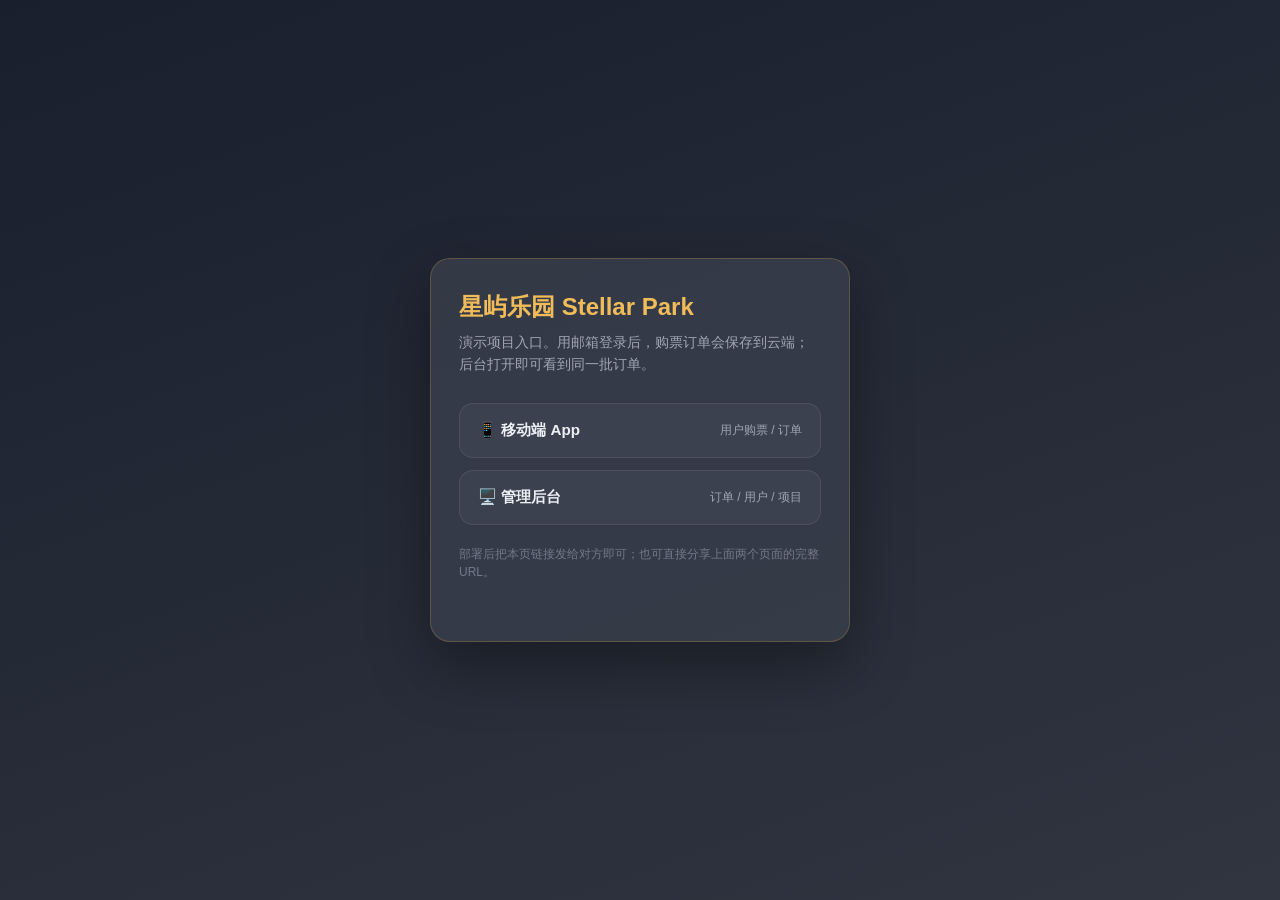
<file: index.html>
<!DOCTYPE html>
<html lang="zh-CN">
<head>
  <!-- Google tag (gtag.js) -->
  <script async src="https://www.googletagmanager.com/gtag/js?id=G-XNBYGHD67T"></script>
  <script>
    window.dataLayer = window.dataLayer || [];
    function gtag(){dataLayer.push(arguments);}
    gtag('js', new Date());

    gtag('config', 'G-XNBYGHD67T');
  </script>
  <meta charset="UTF-8">
  <meta name="viewport" content="width=device-width, initial-scale=1.0">
  <title>星屿乐园 · 演示入口</title>
  <style>
    * { box-sizing: border-box; margin: 0; padding: 0; }
    body {
      min-height: 100vh;
      display: flex;
      align-items: center;
      justify-content: center;
      font-family: -apple-system, BlinkMacSystemFont, "Segoe UI", sans-serif;
      background: linear-gradient(160deg, #1a1f2e 0%, #303540 100%);
      color: #eceff4;
      padding: 24px;
    }
    .card {
      width: 100%;
      max-width: 420px;
      background: rgba(56, 62, 75, 0.85);
      border: 1px solid rgba(227, 166, 59, 0.25);
      border-radius: 20px;
      padding: 32px 28px;
      box-shadow: 0 24px 60px rgba(0, 0, 0, 0.35);
    }
    h1 {
      font-size: 1.5rem;
      color: #f0bc5a;
      margin-bottom: 8px;
    }
    p {
      font-size: 0.875rem;
      color: #a0a5b4;
      line-height: 1.6;
      margin-bottom: 28px;
    }
    a {
      display: flex;
      align-items: center;
      justify-content: space-between;
      padding: 16px 18px;
      margin-bottom: 12px;
      border-radius: 14px;
      text-decoration: none;
      color: #eceff4;
      background: rgba(255, 255, 255, 0.04);
      border: 1px solid rgba(255, 255, 255, 0.08);
      transition: border-color 0.2s, background 0.2s;
    }
    a:hover {
      border-color: rgba(227, 166, 59, 0.45);
      background: rgba(227, 166, 59, 0.08);
    }
    a strong { font-size: 0.95rem; }
    a span { font-size: 0.75rem; color: #a0a5b4; }
    .tip {
      margin-top: 20px;
      font-size: 0.75rem;
      color: #74798a;
      line-height: 1.5;
    }
  </style>
</head>
<body>
  <div class="card">
    <h1>星屿乐园 Stellar Park</h1>
    <p>演示项目入口。用邮箱登录后，购票订单会保存到云端；后台打开即可看到同一批订单。</p>
    <a href="pages/app-v2.html">
      <strong>📱 移动端 App</strong>
      <span>用户购票 / 订单</span>
    </a>
    <a href="pages/admin-v2.html">
      <strong>🖥️ 管理后台</strong>
      <span>订单 / 用户 / 项目</span>
    </a>
    <p class="tip">部署后把本页链接发给对方即可；也可直接分享上面两个页面的完整 URL。</p>
  </div>
</body>
</html>
</file>
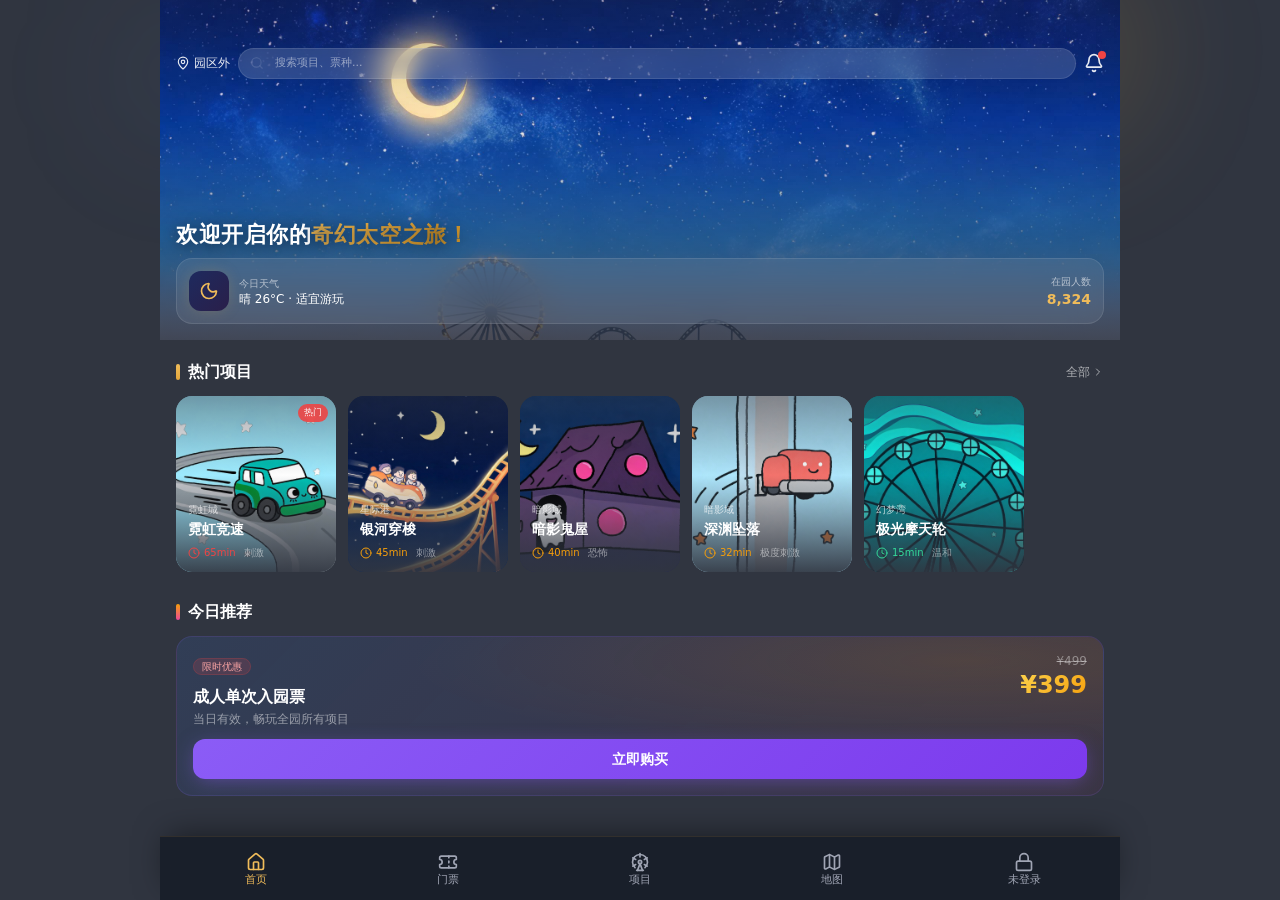
<file: pages/app-v2.html>
<!DOCTYPE html>
<html lang="zh-CN" class="dark">
<head>
    <!-- Google tag (gtag.js) -->
    <script async src="https://www.googletagmanager.com/gtag/js?id=G-XNBYGHD67T"></script>
    <script>
      window.dataLayer = window.dataLayer || [];
      function gtag(){dataLayer.push(arguments);}
      gtag('js', new Date());

      gtag('config', 'G-XNBYGHD67T');
    </script>
    <meta charset="UTF-8">
    <meta name="viewport" content="width=device-width, initial-scale=1.0">
    <meta http-equiv="Cache-Control" content="no-cache, no-store, must-revalidate">
    <meta http-equiv="Pragma" content="no-cache">
    <meta http-equiv="Expires" content="0">
    <title>App · 星屿乐园</title>
    <style id="theme-vars">
/* 星屿乐园 Stellar Park — 沉浸式电影感设计合约
   单一品牌色：琥珀金 (#E3A63B)，夜空蓝黑背景，电影级光效与深度 */

:root {
  /* 基础表面 — 中灰 */
  --stellar-background: #303540;
  --stellar-background-elevated: #363B48;
  --stellar-foreground: #ECEFF4;

  --stellar-card: #383E4B;
  --stellar-card-elevated: #3E4554;
  --stellar-card-foreground: #ECEFF4;

  --stellar-popover: #343A46;
  --stellar-popover-foreground: #ECEFF4;

  /* 品牌主色：琥珀金 + 辉光层 */
  --stellar-primary: #E3A63B;
  --stellar-primary-bright: #F0BC5A;
  --stellar-primary-foreground: #14100A;
  --stellar-primary-strong: #C98F26;
  --stellar-primary-soft: rgba(227, 166, 59, 0.12);
  --stellar-primary-glow: rgba(227, 166, 59, 0.35);
  --stellar-primary-glow-soft: rgba(227, 166, 59, 0.15);

  /* 中性层级 */
  --stellar-muted: #424857;
  --stellar-muted-foreground: #A0A5B4;
  --stellar-ink-3: #74798A;

  /* 线条与输入 */
  --stellar-border: #454C5C;
  --stellar-border-glow: rgba(227, 166, 59, 0.2);
  --stellar-input: #454C5C;
  --stellar-ring: #E3A63B;

  /* 圆角 */
  --stellar-radius-sm: 4px;
  --stellar-radius-md: 10px;
  --stellar-radius-lg: 18px;

  /* 状态色（仅真实状态使用） */
  --stellar-state-success: #34D899;
  --stellar-state-warning: #F0B84A;
  --stellar-state-error: #FF7B6B;
  --stellar-state-info: #6BA8E8;

  /* 字体 */
  --stellar-font-sans: "Inter", "Noto Sans SC", "PingFang SC", "Microsoft YaHei", system-ui, sans-serif;

  /* 电影感深度阴影 — 漂浮层专用 */
  --stellar-shadow-1: 0 2px 8px rgba(0, 0, 0, 0.4);
  --stellar-shadow-2: 0 20px 60px -20px rgba(0, 0, 0, 0.7);
  --stellar-shadow-glow: 0 0 40px -8px rgba(227, 166, 59, 0.25);
  --stellar-shadow-card: 0 8px 32px -8px rgba(0, 0, 0, 0.5), 0 0 0 1px rgba(227, 166, 59, 0.04);

  /* 玻璃拟态 */
  --stellar-glass-bg: rgba(15, 20, 32, 0.65);
  --stellar-glass-border: rgba(227, 166, 59, 0.12);
  --stellar-error: #ef4444;
  --stellar-error-soft: rgba(239, 68, 68, 0.15);
  --stellar-error-foreground: #ffffff;
}

/* 登录字段错误抖动 */
@keyframes login-shake {
  0%, 100% { transform: translateX(0); }
  15% { transform: translateX(-8px); }
  30% { transform: translateX(8px); }
  45% { transform: translateX(-6px); }
  60% { transform: translateX(6px); }
  75% { transform: translateX(-4px); }
  90% { transform: translateX(4px); }
}
.login-shake {
  animation: login-shake 0.5s ease-in-out;
}
.login-input-invalid {
  border-color: var(--stellar-error) !important;
  box-shadow: 0 0 0 3px var(--stellar-error-soft) !important;
}
    </style>
    <script src="../assets/vendor/tailwind.browser.js"></script>
    <script src="../assets/vendor/lucide.min.js"></script>
    <style type="text/tailwindcss">
  @theme inline {
    --color-background: var(--stellar-background);
    --color-foreground: var(--stellar-foreground);
    --color-card: var(--stellar-card);
    --color-card-foreground: var(--stellar-card-foreground);
    --color-popover: var(--stellar-popover);
    --color-popover-foreground: var(--stellar-popover-foreground);
    --color-primary: var(--stellar-primary);
    --color-primary-foreground: var(--stellar-primary-foreground);
    --color-muted: var(--stellar-muted);
    --color-muted-foreground: var(--stellar-muted-foreground);
    --color-border: var(--stellar-border);
    --color-input: var(--stellar-input);
    --color-ring: var(--stellar-ring);
    --radius-sm: var(--stellar-radius-sm);
    --radius-md: var(--stellar-radius-md);
    --radius-lg: var(--stellar-radius-lg);
  }
  @layer base {
    body { background: var(--stellar-background); color: var(--stellar-foreground); }
    td, th { @apply break-words; word-break: break-all; word-break: auto-phrase; }
    th { @apply whitespace-nowrap; }
  }
    </style>
    <style id="semantic-token-fallback">
      .bg-background { background-color: var(--stellar-background); }
      .text-background { color: var(--stellar-background); }
      .border-background { border-color: var(--stellar-background); }
      .ring-background { --tw-ring-color: var(--stellar-background); }
      .bg-foreground { background-color: var(--stellar-foreground); }
      .text-foreground { color: var(--stellar-foreground); }
      .border-foreground { border-color: var(--stellar-foreground); }
      .ring-foreground { --tw-ring-color: var(--stellar-foreground); }
      .bg-card { background-color: var(--stellar-card); }
      .text-card { color: var(--stellar-card); }
      .border-card { border-color: var(--stellar-card); }
      .ring-card { --tw-ring-color: var(--stellar-card); }
      .bg-card-foreground { background-color: var(--stellar-card-foreground); }
      .text-card-foreground { color: var(--stellar-card-foreground); }
      .border-card-foreground { border-color: var(--stellar-card-foreground); }
      .ring-card-foreground { --tw-ring-color: var(--stellar-card-foreground); }
      .bg-popover { background-color: var(--stellar-popover); }
      .text-popover { color: var(--stellar-popover); }
      .border-popover { border-color: var(--stellar-popover); }
      .ring-popover { --tw-ring-color: var(--stellar-popover); }
      .bg-popover-foreground { background-color: var(--stellar-popover-foreground); }
      .text-popover-foreground { color: var(--stellar-popover-foreground); }
      .border-popover-foreground { border-color: var(--stellar-popover-foreground); }
      .ring-popover-foreground { --tw-ring-color: var(--stellar-popover-foreground); }
      .bg-primary { background-color: var(--stellar-primary); }
      .text-primary { color: var(--stellar-primary); }
      .border-primary { border-color: var(--stellar-primary); }
      .ring-primary { --tw-ring-color: var(--stellar-primary); }
      .bg-primary-foreground { background-color: var(--stellar-primary-foreground); }
      .text-primary-foreground { color: var(--stellar-primary-foreground); }
      .border-primary-foreground { border-color: var(--stellar-primary-foreground); }
      .ring-primary-foreground { --tw-ring-color: var(--stellar-primary-foreground); }
      .bg-muted { background-color: var(--stellar-muted); }
      .text-muted { color: var(--stellar-muted); }
      .border-muted { border-color: var(--stellar-muted); }
      .ring-muted { --tw-ring-color: var(--stellar-muted); }
      .bg-muted-foreground { background-color: var(--stellar-muted-foreground); }
      .text-muted-foreground { color: var(--stellar-muted-foreground); }
      .border-muted-foreground { border-color: var(--stellar-muted-foreground); }
      .ring-muted-foreground { --tw-ring-color: var(--stellar-muted-foreground); }
      .bg-border { background-color: var(--stellar-border); }
      .text-border { color: var(--stellar-border); }
      .border-border { border-color: var(--stellar-border); }
      .ring-border { --tw-ring-color: var(--stellar-border); }
      .bg-input { background-color: var(--stellar-input); }
      .text-input { color: var(--stellar-input); }
      .border-input { border-color: var(--stellar-input); }
      .ring-input { --tw-ring-color: var(--stellar-input); }
      .bg-ring { background-color: var(--stellar-ring); }
      .text-ring { color: var(--stellar-ring); }
      .border-ring { border-color: var(--stellar-ring); }
      .ring-ring { --tw-ring-color: var(--stellar-ring); }
    </style>
    <style>
      .no-scrollbar::-webkit-scrollbar { display: none; }
      .no-scrollbar { -ms-overflow-style: none; scrollbar-width: none; }
      [data-icon] {
        display: inline-flex;
        align-items: center;
        justify-content: center;
        -webkit-mask-size: contain;
        mask-size: contain;
        -webkit-mask-repeat: no-repeat;
        mask-repeat: no-repeat;
        -webkit-mask-position: center;
        mask-position: center;
        background-color: currentColor;
      }
    </style>
</head>
<body class="min-h-screen font-sans antialiased" style="background: var(--stellar-background);">
<main>

<!-- ==================== 登录/注册 Overlay ==================== -->
<div id="login-overlay" class="fixed inset-0 z-50 hidden flex items-center justify-center px-5" style="background: rgba(0,0,0,0.8); backdrop-filter: blur(8px); -webkit-backdrop-filter: blur(8px);">
  <!-- 关闭按钮 -->
  <button onclick="dismissLoginOverlay()" class="absolute top-5 right-5 w-9 h-9 rounded-full flex items-center justify-center z-10 glass-card" aria-label="关闭">
    <i data-lucide="x" class="w-4 h-4 text-[var(--stellar-foreground)]"></i>
  </button>
  <!-- 氛围光效层 -->
  <div class="fixed inset-0 pointer-events-none">
    <div class="ambient-glow" style="width:260px;height:260px;background:var(--stellar-primary-glow-soft);top:-60px;right:-60px;"></div>
    <div class="ambient-glow" style="width:200px;height:200px;background:rgba(91,141,201,0.1);bottom:-40px;left:-40px;animation-delay:-4s;"></div>
  </div>
  <div id="login-stars" class="fixed inset-0 pointer-events-none"></div>

  <div class="relative w-full max-w-sm mx-auto">
    <!-- Logo + 标题 -->
    <div class="text-center mb-7">
      <div class="w-20 h-20 mx-auto rounded-2xl flex items-center justify-center mb-4 glow-border" style="background: var(--stellar-primary-soft); box-shadow: 0 0 40px -8px var(--stellar-primary-glow);">
        <i data-lucide="sparkles" class="w-10 h-10 text-[var(--stellar-primary-bright)]"></i>
      </div>
      <h1 class="text-2xl font-bold gold-text">星屿乐园</h1>
    </div>

    <!-- 登录表单 -->
    <div class="glass-card rounded-2xl p-5 space-y-4">
      <div>
        <label class="text-xs font-medium text-[var(--stellar-muted-foreground)] mb-1.5 block">邮箱</label>
        <div class="relative">
          <i data-lucide="mail" class="w-4 h-4 text-[var(--stellar-muted-foreground)] absolute left-3 top-1/2 -translate-y-1/2"></i>
          <input type="email" id="login-email" autocomplete="username" placeholder="you@example.com" oninput="clearLoginField('email')" class="w-full pl-9 pr-3 py-3 rounded-xl border border-[var(--stellar-input)] text-sm focus:outline-none focus:border-[var(--stellar-primary)] transition-colors" style="background: var(--stellar-card);">
        </div>
        <p id="login-error-email" class="login-field-error text-[11px] mt-1.5 hidden font-medium" style="color: var(--stellar-error);"></p>
      </div>
      <div>
        <label class="text-xs font-medium text-[var(--stellar-muted-foreground)] mb-1.5 block">密码</label>
        <div class="relative">
          <i data-lucide="lock" class="w-4 h-4 text-[var(--stellar-muted-foreground)] absolute left-3 top-1/2 -translate-y-1/2"></i>
          <input type="password" id="login-password" autocomplete="current-password" minlength="6" placeholder="至少 6 位" oninput="clearLoginField('password')" class="w-full pl-9 pr-3 py-3 rounded-xl border border-[var(--stellar-input)] text-sm focus:outline-none focus:border-[var(--stellar-primary)] transition-colors" style="background: var(--stellar-card);">
        </div>
        <p id="login-error-password" class="login-field-error text-[11px] mt-1.5 hidden font-medium" style="color: var(--stellar-error);"></p>
      </div>
      <button id="login-submit" onclick="handleLogin()" class="w-full py-3 rounded-xl bg-[var(--stellar-primary)] text-[var(--stellar-primary-foreground)] text-sm font-semibold btn-glow">登录 / 注册</button>
      <p id="login-error-form" class="login-field-error text-[11px] hidden font-medium" style="color: var(--stellar-error);"></p>
      <p class="text-center text-[11px] text-[var(--stellar-ink-3)]">新邮箱会自动注册，填写邮箱和密码即可。</p>
      <button onclick="dismissLoginOverlay()" class="w-full py-2 text-xs text-[var(--stellar-muted-foreground)]">暂不登录</button>
    </div>
  </div>
</div>

<!-- 登录提示 Toast -->
<div id="login-toast" class="fixed top-6 left-1/2 -translate-x-1/2 z-[60] hidden px-5 py-3 rounded-xl glass-card text-sm text-white text-center pointer-events-none" style="border:1px solid var(--stellar-border-glow); box-shadow: var(--stellar-shadow-2); transition: opacity 0.3s ease; opacity:0;"></div>

<!-- 退出登录确认弹窗 -->
<div id="logout-confirm" class="fixed inset-0 z-[70] hidden items-center justify-center px-8" style="background: rgba(0,0,0,0.7); backdrop-filter: blur(6px); -webkit-backdrop-filter: blur(6px);">
  <div class="w-full max-w-[280px] rounded-2xl glass-card p-6 text-center" style="box-shadow: var(--stellar-shadow-2);">
    <p class="text-base font-semibold mb-1" style="color: var(--stellar-foreground);">确认退出吗？</p>
    <p class="text-xs mb-5" style="color: var(--stellar-muted-foreground);">退出后需重新用邮箱登录</p>
    <div class="flex gap-3">
      <button onclick="cancelLogout()" class="flex-1 py-2.5 rounded-xl text-sm font-medium glass-card" style="color: var(--stellar-foreground);">否</button>
      <button onclick="confirmLogout()" class="flex-1 py-2.5 rounded-xl text-sm font-medium glass-card" style="color: var(--stellar-foreground);">是</button>
    </div>
  </div>
</div>

<div id="app-container" class="app-frame mx-auto min-h-screen relative flex flex-col" style="background: var(--stellar-background);">

  <!-- 全局氛围光效层 -->
  <div class="app-frame fixed inset-x-0 mx-auto pointer-events-none z-0">
    <div class="ambient-glow" style="width:200px;height:200px;background:var(--stellar-primary-glow-soft);top:-50px;right:-30px;"></div>
    <div class="ambient-glow" style="width:150px;height:150px;background:rgba(91,141,201,0.08);top:40%;left:-50px;animation-delay:-3s;"></div>
  </div>

  <!-- ==================== 首页 ==================== -->
  <div id="tab-home" class="tab-panel flex-1 pb-20 relative z-10">

    <!-- Hero Banner -->
    <div class="relative h-[340px] overflow-hidden">
      <img src="../assets/hero-banner-starry.jpg" class="absolute inset-0 w-full h-full object-cover" alt="星屿乐园">
      <div class="absolute inset-0" style="background: linear-gradient(180deg, rgba(48,53,64,0.25) 0%, transparent 35%, rgba(48,53,64,0.85) 100%);"></div>

      <div id="hero-stars" class="hidden"></div>

      <!-- 顶栏：定位 + 搜索 + 通知 -->
      <div class="relative z-10 px-4 pt-12">
        <div class="flex items-center gap-2">
          <div class="flex items-center gap-1 text-xs text-white/90 shrink-0">
            <i data-lucide="map-pin" class="w-3.5 h-3.5"></i> 园区外
          </div>
          <div class="flex-1 relative">
            <i data-lucide="search" class="w-3.5 h-3.5 text-white/50 absolute left-3 top-1/2 -translate-y-1/2"></i>
            <input id="home-search" type="text" oninput="filterHomeSearch(this.value)" class="w-full pl-9 pr-3 py-1.5 rounded-full text-[11px] bg-white/15 text-white placeholder-white/50 border border-white/10 outline-none" style="backdrop-filter: blur(12px);" placeholder="搜索项目、票种...">
          </div>
          <button id="home-bell" type="button" onclick="toggleHomeNotices()" class="relative shrink-0" aria-label="园区通知">
            <i data-lucide="bell" class="w-5 h-5 text-white/90"></i>
            <span id="home-bell-dot" class="absolute -top-0.5 -right-0.5 w-2 h-2 rounded-full" style="background:#EF4444;"></span>
          </button>
        </div>
      </div>

      <!-- 欢迎文案 + 今日天气卡 -->
      <div class="absolute bottom-0 left-0 right-0 px-4 pb-4 z-10">
        <h2 class="text-[22px] font-bold text-white mb-2.5 tracking-wide leading-tight" style="text-shadow: 0 2px 16px rgba(0,0,0,0.6);">
          欢迎开启你的<span class="gold-text">奇幻太空之旅！</span>
        </h2>
        <div class="rounded-2xl p-3 flex items-center justify-between" style="background: rgba(255,255,255,0.08); backdrop-filter: blur(16px); -webkit-backdrop-filter: blur(16px); border: 1px solid rgba(255,255,255,0.1);">
          <div class="flex items-center gap-2.5">
            <div class="w-10 h-10 rounded-xl flex items-center justify-center" style="background: linear-gradient(135deg, #1E2A5E, #2A1F4A); box-shadow: 0 0 16px -4px rgba(227,166,59,0.35);">
              <i data-lucide="moon" class="w-5 h-5" style="color:#F0BC5A;"></i>
            </div>
            <div>
              <div class="text-[10px] text-white/60">今日天气</div>
              <div class="text-xs font-medium text-white">晴 26°C · 适宜游玩</div>
            </div>
          </div>
          <div class="text-right">
            <div class="text-[10px] text-white/60">在园人数</div>
            <div class="text-sm font-bold" style="color:#F0BC5A;" id="home-visitor-count">8,426</div>
          </div>
        </div>
      </div>
    </div>

    <!-- 热门项目 横向滚动 -->
    <div id="home-notices" class="hidden mx-4 -mt-1 mb-1 rounded-2xl p-3 text-xs space-y-2 relative z-20" style="background: rgba(20,24,34,0.92); border: 1px solid rgba(255,255,255,0.12);">
      <div class="font-medium text-white">园区通知</div>
      <p class="text-white/70">雷霆风暴正在维护中，恢复时间以现场公告为准。</p>
      <p class="text-white/70">儿童票（1.0m-1.4m）按八折计价。</p>
    </div>
    <div class="pt-5">
      <div class="flex items-center justify-between mb-3 px-4">
        <h2 class="text-base font-semibold text-white flex items-center gap-2">
          <span class="w-1 h-4 rounded-full" style="background: linear-gradient(180deg, #F0BC5A, #E3A63B);"></span>
          热门项目
        </h2>
        <button onclick="switchTab('rides')" class="text-xs text-white/60 flex items-center gap-0.5">全部 <i data-lucide="chevron-right" class="w-3 h-3"></i></button>
      </div>
      <div class="flex gap-3 overflow-x-auto no-scrollbar px-4 pb-2" id="home-rides-list"></div>
    </div>

    <!-- 今日推荐票 -->
    <div class="px-4 pt-5">
      <h2 class="text-base font-semibold mb-3 text-white flex items-center gap-2">
        <span class="w-1 h-4 rounded-full" style="background: linear-gradient(180deg, #F59E0B, #EC4899);"></span>
        今日推荐
      </h2>
      <div class="relative rounded-2xl overflow-hidden" style="background: linear-gradient(135deg, rgba(59,130,246,0.12) 0%, rgba(139,92,246,0.08) 50%, rgba(236,72,153,0.06) 100%); border: 1px solid rgba(139,92,246,0.15);">
        <div class="absolute inset-0" style="background: radial-gradient(ellipse at 85% 15%, rgba(245,158,11,0.12) 0%, transparent 50%);"></div>
        <div class="relative p-4">
          <div class="flex items-start justify-between">
            <div>
              <span class="text-[10px] px-2 py-0.5 rounded-md font-medium" style="background: rgba(239,68,68,0.15); color: #FCA5A5; border: 1px solid rgba(239,68,68,0.2);">限时优惠</span>
              <h3 class="text-base font-semibold text-white mt-2" id="home-rec-name">成人单次入园票</h3>
              <p class="text-xs text-white/50 mt-0.5" id="home-rec-desc">当日有效 · 畅玩全园所有项目</p>
            </div>
            <div class="text-right">
              <div class="text-xs text-white/40 line-through" id="home-rec-original">¥499</div>
              <div class="text-2xl font-bold" style="background: linear-gradient(135deg, #FCD34D, #F59E0B); -webkit-background-clip: text; background-clip: text; -webkit-text-fill-color: transparent;" id="home-rec-price">¥399</div>
            </div>
          </div>
          <button onclick="openPurchase('single')" class="w-full mt-3 py-2.5 rounded-xl text-sm font-semibold text-white" style="background: linear-gradient(135deg, #8B5CF6, #7C3AED); box-shadow: 0 4px 20px -4px rgba(139,92,246,0.5);" id="home-rec-btn">立即购买</button>
        </div>
      </div>
    </div>
  </div>

  <!-- ==================== 门票 ==================== -->
  <div id="tab-tickets" class="tab-panel hidden flex-1 pb-20 relative z-10">
    <div class="px-5 pt-14 pb-3 sticky top-0 z-10" style="background: linear-gradient(180deg, var(--stellar-background) 70%, transparent);">
      <h1 class="text-xl font-bold gold-text">购买门票</h1>
      <p class="text-xs text-[var(--stellar-muted-foreground)] mt-0.5">选择适合你的票种，开启沉浸之旅</p>
    </div>
    <div class="px-5 space-y-3" id="tickets-list"></div>
    <div class="px-5 pt-6 pb-4">
      <div class="glass-card rounded-2xl p-4">
        <div class="flex items-center gap-2 mb-3">
          <i data-lucide="info" class="w-4 h-4 text-[var(--stellar-primary-bright)]"></i>
          <h3 class="text-sm font-medium">购票须知</h3>
        </div>
        <div class="space-y-2 text-xs text-[var(--stellar-muted-foreground)] leading-relaxed">
          <p>· 单次票当日有效，出园后作废</p>
          <p>· 年卡自激活之日起 365 天有效</p>
          <p>· 快速通行证仅限指定项目使用</p>
          <p>· 所有票种支持 7 天内未使用退款</p>
          <p>· 儿童票(1.0m-1.4m)享 8 折优惠</p>
        </div>
      </div>
    </div>
  </div>

  <!-- ==================== 项目 ==================== -->
  <div id="tab-rides" class="tab-panel hidden flex-1 pb-20 relative z-10">
    <div class="px-5 pt-14 pb-3 sticky top-0 z-10" style="background: linear-gradient(180deg, var(--stellar-background) 70%, transparent);">
      <h1 class="text-xl font-bold gold-text">游乐项目</h1>
      <div class="flex gap-2 mt-3 no-scrollbar overflow-x-auto" id="rides-filter-bar">
        <button class="filter-btn active px-3.5 py-1.5 rounded-full text-xs font-medium whitespace-nowrap" data-zone="all">全部</button>
        <button class="filter-btn px-3.5 py-1.5 rounded-full text-xs whitespace-nowrap" data-zone="星际港">星际港</button>
        <button class="filter-btn px-3.5 py-1.5 rounded-full text-xs whitespace-nowrap" data-zone="暗影域">暗影域</button>
        <button class="filter-btn px-3.5 py-1.5 rounded-full text-xs whitespace-nowrap" data-zone="霓虹城">霓虹城</button>
        <button class="filter-btn px-3.5 py-1.5 rounded-full text-xs whitespace-nowrap" data-zone="幻梦湾">幻梦湾</button>
      </div>
    </div>
    <div class="px-5 space-y-3" id="rides-list"></div>
  </div>

  <!-- ==================== 地图 ==================== -->
  <div id="tab-map" class="tab-panel hidden flex-1 pb-20 relative z-10">
    <div class="px-5 pt-14 pb-3">
      <h1 class="text-xl font-bold gold-text">园区地图</h1>
      <p class="text-xs text-[var(--stellar-muted-foreground)] mt-0.5">四大主题区域 · 点击项目查看详情</p>
    </div>
    <div class="px-5">
      <div class="relative rounded-2xl overflow-hidden glass-card" style="aspect-ratio: 3/4;">
        <!-- 扁平矢量园区地图（深色版） -->
        <svg class="absolute inset-0 w-full h-full" viewBox="0 0 300 400" fill="none" preserveAspectRatio="xMidYMid meet">
          <defs>
            <linearGradient id="mapBg" x1="0" y1="0" x2="0.5" y2="1"><stop offset="0%" stop-color="#1A2138"/><stop offset="100%" stop-color="#151824"/></linearGradient>
          </defs>
          <!-- 背景 -->
          <rect width="300" height="400" fill="url(#mapBg)"/>

          <!-- 四区分块（深色高对比 + 呼吸光效 + 点击交互） -->
          <!-- 星际港 左上 -->
          <path id="zone-star" d="M 20 60 Q 60 40 110 55 Q 140 75 130 120 Q 110 150 60 145 Q 20 130 20 100 Z" fill="rgba(72,128,210,0.32)" stroke="rgba(107,168,232,0.35)" stroke-width="0.6" style="cursor:pointer;" onclick="focusZone('星际港','星际探索主题区 · 2个游乐项目','rgba(107,168,232,1)')">
            <animate attributeName="fill" values="rgba(72,128,210,0.32);rgba(72,128,210,0.5);rgba(72,128,210,0.32)" dur="4s" repeatCount="indefinite"/>
            <animate attributeName="stroke" values="rgba(107,168,232,0.35);rgba(107,168,232,0.7);rgba(107,168,232,0.35)" dur="4s" repeatCount="indefinite"/>
          </path>
          <!-- 霓虹城 右上 -->
          <path id="zone-neon" d="M 170 55 Q 220 40 275 60 Q 285 100 275 135 Q 250 160 200 150 Q 165 130 170 90 Z" fill="rgba(227,166,59,0.28)" stroke="rgba(240,188,90,0.35)" stroke-width="0.6" style="cursor:pointer;" onclick="focusZone('霓虹城','赛博朋克主题区 · 2个游乐项目','rgba(240,188,90,1)')">
            <animate attributeName="fill" values="rgba(227,166,59,0.28);rgba(227,166,59,0.48);rgba(227,166,59,0.28)" dur="5s" repeatCount="indefinite"/>
            <animate attributeName="stroke" values="rgba(240,188,90,0.35);rgba(240,188,90,0.7);rgba(240,188,90,0.35)" dur="5s" repeatCount="indefinite"/>
          </path>
          <!-- 暗影域 左下 -->
          <path id="zone-shadow" d="M 30 230 Q 55 210 105 220 Q 135 240 125 280 Q 100 310 55 300 Q 20 280 30 255 Z" fill="rgba(196,72,168,0.26)" stroke="rgba(210,110,190,0.3)" stroke-width="0.6" style="cursor:pointer;" onclick="focusZone('暗影域','恐怖悬疑主题区 · 2个游乐项目','rgba(210,110,190,1)')">
            <animate attributeName="fill" values="rgba(196,72,168,0.26);rgba(196,72,168,0.44);rgba(196,72,168,0.26)" dur="6s" repeatCount="indefinite"/>
            <animate attributeName="stroke" values="rgba(210,110,190,0.3);rgba(210,110,190,0.6);rgba(210,110,190,0.3)" dur="6s" repeatCount="indefinite"/>
          </path>
          <!-- 幻梦湾 右下 -->
          <path id="zone-dream" d="M 175 225 Q 225 215 275 235 Q 285 270 265 300 Q 230 320 185 305 Q 160 280 175 250 Z" fill="rgba(52,216,153,0.26)" stroke="rgba(80,230,160,0.3)" stroke-width="0.6" style="cursor:pointer;" onclick="focusZone('幻梦湾','梦幻童趣主题区 · 2个游乐项目','rgba(80,230,160,1)')">
            <animate attributeName="fill" values="rgba(52,216,153,0.26);rgba(52,216,153,0.44);rgba(52,216,153,0.26)" dur="4.5s" repeatCount="indefinite"/>
            <animate attributeName="stroke" values="rgba(80,230,160,0.3);rgba(80,230,160,0.65);rgba(80,230,160,0.3)" dur="4.5s" repeatCount="indefinite"/>
          </path>

          <!-- 区域内闪烁星点 -->
          <g>
            <circle cx="50" cy="80" r="0.8" fill="rgba(107,168,232,0.6)"><animate attributeName="opacity" values="0.2;1;0.2" dur="2s" repeatCount="indefinite"/></circle>
            <circle cx="100" cy="65" r="0.6" fill="rgba(107,168,232,0.5)"><animate attributeName="opacity" values="1;0.2;1" dur="2.5s" repeatCount="indefinite"/></circle>
            <circle cx="80" cy="120" r="0.7" fill="rgba(107,168,232,0.4)"><animate attributeName="opacity" values="0.3;0.9;0.3" dur="3s" repeatCount="indefinite"/></circle>
            <circle cx="210" cy="70" r="0.8" fill="rgba(240,188,90,0.6)"><animate attributeName="opacity" values="1;0.2;1" dur="2.2s" repeatCount="indefinite"/></circle>
            <circle cx="250" cy="100" r="0.6" fill="rgba(240,188,90,0.5)"><animate attributeName="opacity" values="0.2;1;0.2" dur="2.8s" repeatCount="indefinite"/></circle>
            <circle cx="235" cy="130" r="0.7" fill="rgba(240,188,90,0.4)"><animate attributeName="opacity" values="0.9;0.2;0.9" dur="3.2s" repeatCount="indefinite"/></circle>
            <circle cx="55" cy="260" r="0.8" fill="rgba(210,110,190,0.5)"><animate attributeName="opacity" values="0.2;1;0.2" dur="2.5s" repeatCount="indefinite"/></circle>
            <circle cx="100" cy="270" r="0.6" fill="rgba(210,110,190,0.4)"><animate attributeName="opacity" values="1;0.3;1" dur="3s" repeatCount="indefinite"/></circle>
            <circle cx="80" cy="240" r="0.7" fill="rgba(210,110,190,0.4)"><animate attributeName="opacity" values="0.3;0.9;0.3" dur="2.7s" repeatCount="indefinite"/></circle>
            <circle cx="215" cy="255" r="0.8" fill="rgba(80,230,160,0.5)"><animate attributeName="opacity" values="1;0.2;1" dur="2.3s" repeatCount="indefinite"/></circle>
            <circle cx="255" cy="280" r="0.6" fill="rgba(80,230,160,0.4)"><animate attributeName="opacity" values="0.2;1;0.2" dur="2.6s" repeatCount="indefinite"/></circle>
            <circle cx="230" cy="295" r="0.7" fill="rgba(80,230,160,0.4)"><animate attributeName="opacity" values="0.9;0.3;0.9" dur="3.1s" repeatCount="indefinite"/></circle>
          </g>

          <!-- 路径（星光轨迹） -->
          <path d="M 150 170 Q 110 150 75 120" stroke="rgba(227,166,59,0.08)" stroke-width="9" fill="none" stroke-linecap="round"/>
          <path d="M 150 170 Q 110 150 75 120" stroke="rgba(227,166,59,0.5)" stroke-width="1.2" fill="none" stroke-linecap="round" stroke-dasharray="1 4"/>
          <path d="M 150 170 Q 190 150 225 120" stroke="rgba(227,166,59,0.08)" stroke-width="9" fill="none" stroke-linecap="round"/>
          <path d="M 150 170 Q 190 150 225 120" stroke="rgba(227,166,59,0.5)" stroke-width="1.2" fill="none" stroke-linecap="round" stroke-dasharray="1 4"/>
          <path d="M 150 210 Q 110 235 75 265" stroke="rgba(227,166,59,0.08)" stroke-width="9" fill="none" stroke-linecap="round"/>
          <path d="M 150 210 Q 110 235 75 265" stroke="rgba(227,166,59,0.5)" stroke-width="1.2" fill="none" stroke-linecap="round" stroke-dasharray="1 4"/>
          <path d="M 150 210 Q 190 235 225 265" stroke="rgba(227,166,59,0.08)" stroke-width="9" fill="none" stroke-linecap="round"/>
          <path d="M 150 210 Q 190 235 225 265" stroke="rgba(227,166,59,0.5)" stroke-width="1.2" fill="none" stroke-linecap="round" stroke-dasharray="1 4"/>
          <!-- 主街 入口→广场 -->
          <path d="M 150 210 L 150 170" stroke="rgba(227,166,59,0.08)" stroke-width="9" fill="none" stroke-linecap="round"/>
          <path d="M 150 210 L 150 170" stroke="rgba(227,166,59,0.5)" stroke-width="1.2" fill="none" stroke-linecap="round" stroke-dasharray="1 4"/>
          <path d="M 150 290 L 150 210" stroke="rgba(227,166,59,0.1)" stroke-width="10" fill="none" stroke-linecap="round"/>
          <path d="M 150 290 L 150 210" stroke="rgba(227,166,59,0.55)" stroke-width="1.5" fill="none" stroke-linecap="round" stroke-dasharray="1 4"/>

          <!-- 中央广场 -->
          <circle cx="150" cy="190" r="24" fill="rgba(227,166,59,0.1)" stroke="rgba(227,166,59,0.6)" stroke-width="1.5"/>
          <circle cx="150" cy="190" r="14" fill="none" stroke="rgba(227,166,59,0.3)" stroke-width="0.8"/>
          <!-- 天文台图标（简化） -->
          <path d="M 143 192 A 7 7 0 0 1 157 192 Z" fill="rgba(227,166,59,0.7)"/>
          <rect x="146" y="188" width="8" height="2" rx="1" transform="rotate(-20 150 189)" fill="rgba(201,143,38,0.8)"/>

          <!-- 区域名 -->
          <text x="55" y="56" fill="rgba(107,168,232,0.8)" font-size="8.5" font-weight="700" text-anchor="middle">星际港</text>
          <text x="245" y="56" fill="rgba(227,166,59,0.8)" font-size="8.5" font-weight="700" text-anchor="middle">霓虹城</text>
          <text x="55" y="230" fill="rgba(196,108,178,0.75)" font-size="8.5" font-weight="700" text-anchor="middle">暗影域</text>
          <text x="245" y="230" fill="rgba(52,216,153,0.75)" font-size="8.5" font-weight="700" text-anchor="middle">幻梦湾</text>

          <!-- 入口标记 -->
          <rect x="135" y="286" width="30" height="14" rx="4" fill="rgba(52,216,153,0.25)" stroke="rgba(52,216,153,0.6)" stroke-width="0.8"/>
          <text x="150" y="296" fill="rgba(52,216,153,0.95)" font-size="7" font-weight="700" text-anchor="middle">入口</text>

          <!-- 停车场 -->
          <rect x="115" y="340" width="70" height="18" rx="4" fill="rgba(255,255,255,0.06)" stroke="rgba(255,255,255,0.12)" stroke-width="0.6"/>
          <text x="150" y="353" fill="rgba(160,165,180,0.7)" font-size="7" font-weight="600" text-anchor="middle">P 停车场</text>
          <path d="M 150 300 L 150 340" stroke="rgba(227,166,59,0.4)" stroke-width="8" fill="none" stroke-linecap="round"/>

          <!-- 出口标记 -->
          <rect x="135" y="36" width="30" height="14" rx="4" fill="rgba(255,123,107,0.2)" stroke="rgba(255,123,107,0.6)" stroke-width="0.8"/>
          <text x="150" y="46" fill="rgba(255,123,107,0.95)" font-size="7" font-weight="700" text-anchor="middle">出口</text>
          <path d="M 150 50 L 150 60" stroke="rgba(227,166,59,0.35)" stroke-width="7" fill="none" stroke-linecap="round"/>
        </svg>
        <!-- 项目标记（动态渲染） -->
        <div id="map-markers"></div>
        <!-- 区域聚焦浮层 -->
        <div id="zone-overlay" class="absolute inset-0 flex items-center justify-center pointer-events-none opacity-0 transition-all duration-300" style="background:rgba(0,0,0,0.55);backdrop-filter:blur(2px);">
          <div class="text-center px-6 py-5 rounded-2xl glass-card" style="border:1px solid var(--stellar-glass-border);min-width:180px;">
            <div id="zone-overlay-dot" class="w-3 h-3 rounded-full mx-auto mb-2 pulse-dot"></div>
            <div id="zone-overlay-name" class="text-lg font-bold text-white"></div>
            <div id="zone-overlay-desc" class="text-xs text-[var(--stellar-muted-foreground)] mt-1"></div>
            <div class="text-[10px] text-[var(--stellar-ink-3)] mt-3">点击空白处关闭</div>
          </div>
        </div>
      </div>
    </div>
    <div class="px-5 pt-4 grid grid-cols-2 gap-2">
      <div class="glass-card rounded-xl p-3 flex items-center gap-2">
        <div class="w-2 h-2 rounded-full pulse-dot" style="background:var(--stellar-primary);"></div>
        <span class="text-xs text-[var(--stellar-muted-foreground)]">运营中 · 排队 &lt;30min</span>
      </div>
      <div class="glass-card rounded-xl p-3 flex items-center gap-2">
        <div class="w-2 h-2 rounded-full" style="background: var(--stellar-state-warning);"></div>
        <span class="text-xs text-[var(--stellar-muted-foreground)]">排队较长 30-60min</span>
      </div>
      <div class="glass-card rounded-xl p-3 flex items-center gap-2">
        <div class="w-2 h-2 rounded-full" style="background: var(--stellar-state-error);"></div>
        <span class="text-xs text-[var(--stellar-muted-foreground)]">排队很长 &gt;60min</span>
      </div>
      <div class="glass-card rounded-xl p-3 flex items-center gap-2">
        <div class="w-2 h-2 rounded-full bg-[var(--stellar-ink-3)]"></div>
        <span class="text-xs text-[var(--stellar-muted-foreground)]">维护中</span>
      </div>
    </div>
  </div>

  <!-- ==================== 我的 ==================== -->
  <div id="tab-profile" class="tab-panel hidden flex-1 pb-20 relative z-10">
    <div class="px-5 pt-14 pb-4">
      <div class="flex items-center gap-4">
        <div id="avatar-wrap" onclick="changeAvatar()" class="w-16 h-16 rounded-2xl flex items-center justify-center glow-border relative cursor-pointer overflow-hidden" style="background: var(--stellar-primary-soft);">
          <img id="avatar-img" class="w-full h-full object-cover hidden" alt="头像">
          <i id="avatar-icon" data-lucide="user" class="w-7 h-7 text-[var(--stellar-primary-bright)]"></i>
          <div class="absolute bottom-0 left-0 right-0 h-5 flex items-center justify-center" style="background: rgba(0,0,0,0.45);">
            <i data-lucide="camera" class="w-3 h-3 text-white"></i>
          </div>
        </div>
        <input type="file" id="avatar-input" accept="image/*" class="hidden" onchange="onAvatarSelected(event)">
        <div>
          <h2 class="text-lg font-bold" id="profile-nickname">游客</h2>
          <p class="text-xs text-[var(--stellar-muted-foreground)] mt-0.5" id="profile-subtitle">未登录</p>
          <div class="flex items-center gap-2 mt-1.5">
            <span class="text-[10px] px-2 py-0.5 rounded-md glass-card text-[var(--stellar-muted-foreground)]" id="profile-order-count">0 笔订单</span>
          </div>
        </div>
      </div>
    </div>
    <div class="px-5 grid grid-cols-3 gap-2 mb-4">
      <button onclick="switchTab('profile'); renderOrders('all')" class="glass-card rounded-2xl p-3 text-center lift-card">
        <div class="text-lg font-bold" id="count-all">0</div>
        <div class="text-[10px] text-[var(--stellar-muted-foreground)] mt-0.5">全部订单</div>
      </button>
      <button onclick="switchTab('profile'); renderOrders('paid')" class="glass-card rounded-2xl p-3 text-center lift-card">
        <div class="text-lg font-bold text-[var(--stellar-primary-bright)]" id="count-paid">0</div>
        <div class="text-[10px] text-[var(--stellar-muted-foreground)] mt-0.5">待使用</div>
      </button>
      <button onclick="switchTab('profile'); renderOrders('pending')" class="glass-card rounded-2xl p-3 text-center lift-card">
        <div class="text-lg font-bold" style="color: var(--stellar-state-warning);" id="count-pending">0</div>
        <div class="text-[10px] text-[var(--stellar-muted-foreground)] mt-0.5">待支付</div>
      </button>
    </div>
    <div class="px-5">
      <div class="flex items-center justify-between mb-3">
        <h3 class="text-sm font-semibold flex items-center gap-2">
          <span class="w-1 h-4 rounded-full" style="background:var(--stellar-primary);"></span>
          我的订单
        </h3>
        <div class="flex gap-2">
          <button onclick="renderOrders('all')" class="order-filter text-[11px] px-2.5 py-1 rounded-lg" data-filter="all">全部</button>
          <button onclick="renderOrders('pending')" class="order-filter text-[11px] px-2.5 py-1 rounded-lg" data-filter="pending">待支付</button>
          <button onclick="renderOrders('paid')" class="order-filter text-[11px] px-2.5 py-1 rounded-lg" data-filter="paid">待使用</button>
          <button onclick="renderOrders('used')" class="order-filter text-[11px] px-2.5 py-1 rounded-lg" data-filter="used">已使用</button>
        </div>
      </div>
      <div id="orders-list" class="space-y-3"></div>
    </div>
    <div class="px-5 mt-6">
      <div class="flex items-center justify-between mb-3">
        <h3 class="text-sm font-semibold flex items-center gap-2">
          <span class="w-1 h-4 rounded-full" style="background:var(--stellar-state-info);"></span>
          快速通行证
        </h3>
        <div class="flex gap-2 flex-wrap justify-end">
          <button onclick="renderExpressPasses('all')" class="express-filter text-[11px] px-2.5 py-1 rounded-lg" data-filter="all">全部</button>
          <button onclick="renderExpressPasses('pending')" class="express-filter text-[11px] px-2.5 py-1 rounded-lg" data-filter="pending">待支付</button>
          <button onclick="renderExpressPasses('paid')" class="express-filter text-[11px] px-2.5 py-1 rounded-lg" data-filter="paid">待使用</button>
          <button onclick="renderExpressPasses('used')" class="express-filter text-[11px] px-2.5 py-1 rounded-lg" data-filter="used">已使用</button>
          <button onclick="renderExpressPasses('refunded')" class="express-filter text-[11px] px-2.5 py-1 rounded-lg" data-filter="refunded">已退款</button>
        </div>
      </div>
      <div id="express-passes-list" class="space-y-3"></div>
    </div>
    <div class="px-5 mt-6" id="profile-auth-actions">
      <button id="profile-login-cta" onclick="requireLogin('profile')" class="w-full py-3 rounded-xl bg-[var(--stellar-primary)] text-[var(--stellar-primary-foreground)] text-sm font-semibold">登录 / 注册</button>
      <button id="profile-logout" onclick="logout()" class="hidden w-full py-3 rounded-xl glass-card text-sm font-medium flex items-center justify-center gap-1.5" style="color: var(--stellar-state-error); border: 1px solid rgba(255,123,107,0.25);">
        <i data-lucide="log-out" class="w-4 h-4"></i>退出登录
      </button>
    </div>
  </div>

  <!-- ==================== 订单详情 ==================== -->
  <div id="tab-order-detail" class="tab-panel hidden flex-1 pb-8 relative z-10">
    <div class="px-5 pt-12 pb-3 sticky top-0 z-10" style="background: linear-gradient(180deg, var(--stellar-background) 70%, transparent);">
      <button onclick="closeOrderDetail()" class="flex items-center gap-1 text-sm text-[var(--stellar-muted-foreground)] hover:text-[var(--stellar-foreground)] transition-colors">
        <i data-lucide="chevron-left" class="w-4 h-4"></i> 返回
      </button>
      <h1 class="text-xl font-bold gold-text mt-2">订单详情</h1>
    </div>
    <div class="px-5 pb-6" id="order-detail-body"></div>
  </div>

  <!-- ==================== 快速通行证详情 ==================== -->
  <div id="tab-express-detail" class="tab-panel hidden flex-1 pb-8 relative z-10">
    <div class="px-5 pt-12 pb-3 sticky top-0 z-10" style="background: linear-gradient(180deg, var(--stellar-background) 70%, transparent);">
      <button onclick="closeExpressDetail()" class="flex items-center gap-1 text-sm text-[var(--stellar-muted-foreground)] hover:text-[var(--stellar-foreground)] transition-colors">
        <i data-lucide="chevron-left" class="w-4 h-4"></i> 返回
      </button>
      <h1 class="text-xl font-bold gold-text mt-2">快速通行证</h1>
    </div>
    <div class="px-5 pb-6" id="express-detail-body"></div>
  </div>

  <!-- ==================== 底部导航 ==================== -->
  <nav data-mobile-nav="global" class="app-frame mt-auto h-16 fixed bottom-0 left-1/2 -translate-x-1/2 w-full z-30" style="background: var(--stellar-glass-bg); backdrop-filter: blur(20px); -webkit-backdrop-filter: blur(20px); border-top: 1px solid var(--stellar-glass-border); box-shadow: 0 -8px 32px -8px rgba(0,0,0,0.5);">
    <div class="w-full grid grid-cols-5 h-full">
      <a href="#" data-nav-key="home" onclick="switchTab('home'); return false;" class="min-w-0 flex flex-col items-center justify-center gap-0.5 px-1 h-full nav-item text-[var(--stellar-primary-bright)] font-medium" data-active="true">
        <i data-lucide="home" class="w-5 h-5 shrink-0"></i>
        <span class="text-[11px] leading-none whitespace-nowrap">首页</span>
      </a>
      <a href="#" data-nav-key="tickets" onclick="switchTab('tickets'); return false;" class="min-w-0 flex flex-col items-center justify-center gap-0.5 px-1 h-full nav-item text-[var(--stellar-muted-foreground)]">
        <i data-lucide="ticket" class="w-5 h-5 shrink-0"></i>
        <span class="text-[11px] leading-none whitespace-nowrap">门票</span>
      </a>
      <a href="#" data-nav-key="rides" onclick="switchTab('rides'); return false;" class="min-w-0 flex flex-col items-center justify-center gap-0.5 px-1 h-full nav-item text-[var(--stellar-muted-foreground)]">
        <i data-lucide="ferris-wheel" class="w-5 h-5 shrink-0"></i>
        <span class="text-[11px] leading-none whitespace-nowrap">项目</span>
      </a>
      <a href="#" data-nav-key="map" onclick="switchTab('map'); return false;" class="min-w-0 flex flex-col items-center justify-center gap-0.5 px-1 h-full nav-item text-[var(--stellar-muted-foreground)]">
        <i data-lucide="map" class="w-5 h-5 shrink-0"></i>
        <span class="text-[11px] leading-none whitespace-nowrap">地图</span>
      </a>
      <a href="#" data-nav-key="profile" onclick="switchTab('profile'); return false;" class="min-w-0 flex flex-col items-center justify-center gap-0.5 px-1 h-full nav-item text-[var(--stellar-muted-foreground)]" id="profile-nav-item">
        <span id="profile-nav-icon-wrap"><i data-lucide="user" class="w-5 h-5 shrink-0"></i></span>
        <span class="text-[11px] leading-none whitespace-nowrap" id="profile-nav-label">我的</span>
      </a>
    </div>
  </nav>

</div>

<!-- ==================== 购票流程 Overlay ==================== -->
<div id="purchase-overlay" class="fixed inset-0 z-50 hidden overflow-hidden overscroll-none" style="background: rgba(0,0,0,0.45); backdrop-filter: blur(4px); -webkit-backdrop-filter: blur(4px);">
  <div id="purchase-panel" class="overlay-scroll-panel absolute bottom-0 left-1/2 -translate-x-1/2 w-full app-frame max-h-[90vh] overflow-y-auto no-scrollbar rounded-t-3xl overlay-enter" style="background: var(--stellar-background); box-shadow: 0 -20px 60px -10px rgba(0,0,0,0.8);">
    <div class="px-5 pt-5 pb-3 border-b border-[var(--stellar-border)]">
      <div class="flex items-center justify-between mb-3">
        <button onclick="closePurchase()" class="flex items-center gap-1 text-sm text-[var(--stellar-muted-foreground)]">
          <i data-lucide="x" class="w-4 h-4"></i> 关闭
        </button>
        <h2 class="text-sm font-semibold gold-text" id="purchase-title">购买门票</h2>
        <div class="w-12"></div>
      </div>
      <div class="flex items-center justify-center gap-2 text-xs">
        <div class="flex items-center gap-1.5" id="step-1-indicator">
          <div class="w-6 h-6 rounded-full flex items-center justify-center step-active font-medium" style="background: var(--stellar-primary-soft);">1</div>
          <span class="step-active">选择票种</span>
        </div>
        <div class="w-8 h-px bg-[var(--stellar-border)]"></div>
        <div class="flex items-center gap-1.5" id="step-2-indicator">
          <div class="w-6 h-6 rounded-full flex items-center justify-center text-[var(--stellar-muted-foreground)] font-medium" style="background: var(--stellar-muted);">2</div>
          <span class="text-[var(--stellar-muted-foreground)]">填写信息</span>
        </div>
        <div class="w-8 h-px bg-[var(--stellar-border)]"></div>
        <div class="flex items-center gap-1.5" id="step-3-indicator">
          <div class="w-6 h-6 rounded-full flex items-center justify-center text-[var(--stellar-muted-foreground)] font-medium" style="background: var(--stellar-muted);">3</div>
          <span class="text-[var(--stellar-muted-foreground)]">支付</span>
        </div>
      </div>
    </div>

    <!-- Step 1 -->
    <div id="purchase-step-1" class="p-5">
      <div class="mb-4">
        <h3 class="text-sm font-semibold mb-1" id="step1-ticket-name">成人单次入园票</h3>
        <p class="text-xs text-[var(--stellar-muted-foreground)]" id="step1-ticket-desc">当日有效，畅玩全园所有项目</p>
      </div>
      <div class="space-y-2 mb-5" id="step1-ticket-options"></div>
      <div class="mb-5 hidden" id="step1-ride-info">
        <div class="glass-card rounded-xl p-3 flex items-center gap-3">
          <div class="w-10 h-10 rounded-xl flex items-center justify-center shrink-0" style="background: var(--stellar-primary-soft);">
            <i data-lucide="zap" class="w-5 h-5 text-[var(--stellar-primary-bright)]"></i>
          </div>
          <div>
            <div class="text-[10px] text-[var(--stellar-muted-foreground)]">适用项目</div>
            <div class="text-sm font-medium" id="step1-ride-name">—</div>
          </div>
        </div>
      </div>
      <div class="mb-5" id="step1-date-section">
        <h4 class="text-xs font-medium text-[var(--stellar-muted-foreground)] mb-2">选择游玩日期</h4>
        <div class="flex gap-2 no-scrollbar overflow-x-auto" id="date-options"></div>
      </div>
      <div class="mb-5" id="step1-qty-section">
        <h4 class="text-xs font-medium text-[var(--stellar-muted-foreground)] mb-2">购买数量</h4>
        <div class="flex items-center justify-between glass-card rounded-xl p-3">
          <span class="text-sm">成人票 <span class="text-[var(--stellar-muted-foreground)] text-xs">¥<span id="step1-unit-price">399</span>/张</span></span>
          <div class="flex items-center gap-3">
            <button onclick="changeQty(-1)" class="w-8 h-8 rounded-lg glass-card flex items-center justify-center text-[var(--stellar-muted-foreground)]">−</button>
            <span class="text-base font-semibold w-6 text-center" id="step1-qty">1</span>
            <button onclick="changeQty(1)" class="w-8 h-8 rounded-lg glow-border flex items-center justify-center text-[var(--stellar-primary-bright)]" style="background:var(--stellar-primary-soft);">+</button>
          </div>
        </div>
      </div>
      <div class="glass-card rounded-xl p-3 mb-5">
        <div class="flex items-center justify-between text-xs">
          <span class="text-[var(--stellar-muted-foreground)]">小计</span>
          <span>¥<span id="step1-subtotal">399</span></span>
        </div>
        <div class="border-t border-[var(--stellar-border)] mt-2 pt-2 flex items-center justify-between">
          <span class="text-sm font-medium">合计</span>
          <span class="text-xl font-bold gold-text">¥<span id="step1-total">399</span></span>
        </div>
      </div>
      <button onclick="handlePurchaseNext()" class="w-full py-3 rounded-xl bg-[var(--stellar-primary)] text-[var(--stellar-primary-foreground)] text-sm font-semibold btn-glow" id="purchase-next-btn">下一步</button>
    </div>

    <!-- Step 2 -->
    <div id="purchase-step-2" class="p-5 hidden">
      <div class="space-y-4 mb-5">
        <div>
          <label class="text-xs font-medium text-[var(--stellar-muted-foreground)] mb-1.5 block">姓名</label>
          <input type="text" id="buyer-name" placeholder="请输入购票人姓名" value="" class="w-full px-3 py-2.5 rounded-xl border border-[var(--stellar-input)] text-sm focus:outline-none focus:border-[var(--stellar-primary)] transition-colors" style="background: var(--stellar-card);">
          <p id="buyer-name-error" class="hidden text-[11px] mt-1" style="color: var(--stellar-state-error);"></p>
        </div>
        <div>
          <label class="text-xs font-medium text-[var(--stellar-muted-foreground)] mb-1.5 block">手机号</label>
          <input type="tel" id="buyer-phone" placeholder="请输入手机号" value="" class="w-full px-3 py-2.5 rounded-xl border border-[var(--stellar-input)] text-sm focus:outline-none focus:border-[var(--stellar-primary)] transition-colors" style="background: var(--stellar-card);">
          <p id="buyer-phone-error" class="hidden text-[11px] mt-1" style="color: var(--stellar-state-error);"></p>
        </div>
        <div>
          <label class="text-xs font-medium text-[var(--stellar-muted-foreground)] mb-1.5 block">身份证号</label>
          <input type="text" id="buyer-id" placeholder="请输入身份证号（用于实名认证）" value="" class="w-full px-3 py-2.5 rounded-xl border border-[var(--stellar-input)] text-sm focus:outline-none focus:border-[var(--stellar-primary)] transition-colors" style="background: var(--stellar-card);">
          <p id="buyer-id-error" class="hidden text-[11px] mt-1" style="color: var(--stellar-state-error);"></p>
        </div>
      </div>
      <div class="glass-card rounded-xl p-4 mb-5">
        <h4 class="text-xs font-medium text-[var(--stellar-muted-foreground)] mb-3">订单详情</h4>
        <div class="space-y-2 text-sm">
          <div class="flex justify-between"><span class="text-[var(--stellar-muted-foreground)]">票种</span><span id="step2-ticket-name">成人单次入园票</span></div>
          <div class="flex justify-between"><span class="text-[var(--stellar-muted-foreground)]">日期</span><span id="step2-date">—</span></div>
          <div class="flex justify-between"><span class="text-[var(--stellar-muted-foreground)]">数量</span><span id="step2-qty">1 张</span></div>
          <div class="flex justify-between"><span class="text-[var(--stellar-muted-foreground)]">单价</span><span>¥<span id="step2-price">399</span></span></div>
          <div class="border-t border-[var(--stellar-border)] pt-2 flex justify-between font-medium">
            <span>合计</span>
            <span class="gold-text">¥<span id="step2-total">399</span></span>
          </div>
        </div>
      </div>
      <div class="flex gap-3">
        <button onclick="goToStep(1)" class="flex-1 py-3 rounded-xl glass-card text-sm font-medium">上一步</button>
        <button onclick="goToStep(3)" class="flex-[2] py-3 rounded-xl bg-[var(--stellar-primary)] text-[var(--stellar-primary-foreground)] text-sm font-semibold btn-glow">确认下单</button>
      </div>
    </div>

    <!-- Step 3 -->
    <div id="purchase-step-3" class="p-5 hidden">
      <div class="flex items-center justify-center gap-2 mb-5 text-xs" style="color: var(--stellar-state-warning);">
        <i data-lucide="clock" class="w-3.5 h-3.5"></i>
        <span>支付剩余时间 <span id="pay-countdown" class="font-mono font-medium">14:59</span></span>
      </div>
      <div class="text-center mb-6">
        <div class="text-xs text-[var(--stellar-muted-foreground)] mb-1">需支付</div>
        <div class="text-4xl font-bold gold-text text-glow">¥<span id="step3-amount">399</span></div>
      </div>
      <div class="mb-6">
        <div class="flex items-center justify-between glass-card rounded-xl p-4 glow-border">
          <div class="flex items-center gap-3">
            <div class="w-10 h-10 rounded-xl flex items-center justify-center shrink-0" style="background: rgba(7,193,96,0.15);">
              <svg viewBox="0 0 24 24" class="w-6 h-6" aria-hidden="true">
                <path fill="#07C160" d="M8.5 7.5c0-.6.5-1 1.1-1h4.8c.6 0 1.1.4 1.1 1v.2c0 .6-.5 1-1.1 1H9.6c-.6 0-1.1-.4-1.1-1v-.2zm-3.8 2.1C2.4 10.8 1 12.9 1 15.3 1 18.9 4.9 22 9.7 22c2.1 0 4-.6 5.4-1.5l4.9 2.5-.9-4.8c1.4-1.2 2.3-2.9 2.3-4.8 0-3.6-3.9-6.7-8.7-6.7-1.8 0-3.5.4-4.9 1.1z"/>
              </svg>
            </div>
            <div>
              <div class="text-sm font-medium">微信支付</div>
              <div class="text-[11px] text-[var(--stellar-muted-foreground)] mt-0.5">安全快捷，支付完成后自动出票</div>
            </div>
          </div>
          <i data-lucide="check-circle-2" class="w-5 h-5" style="color: #07C160;"></i>
        </div>
      </div>
      <div class="flex gap-3">
        <button onclick="closePurchase(false)" class="flex-1 py-3 rounded-xl glass-card text-sm font-medium">取消</button>
        <button onclick="processPayment()" class="flex-[2] py-3 rounded-xl text-sm font-semibold text-white" style="background: #07C160; box-shadow: 0 4px 20px -4px rgba(7,193,96,0.45);" id="pay-btn">微信支付 ¥<span id="step3-btn-amount">399</span></button>
      </div>
    </div>

    <!-- 支付成功 -->
    <div id="purchase-success" class="p-5 hidden text-center">
      <div class="w-20 h-20 mx-auto rounded-full flex items-center justify-center mb-4" style="background: rgba(52,216,153,0.12); box-shadow: 0 0 40px -8px rgba(52,216,153,0.4);">
        <i data-lucide="check" class="w-10 h-10" style="color: var(--stellar-state-success);"></i>
      </div>
      <h3 class="text-lg font-bold mb-1" id="success-title">支付成功</h3>
      <p class="text-xs text-[var(--stellar-muted-foreground)] mb-5" id="success-subtitle">微信支付成功，电子票待使用</p>
      <div id="success-express-qr-wrap" class="hidden mb-5">
        <div class="glass-card rounded-xl p-4">
          <div class="text-xs text-[var(--stellar-muted-foreground)] mb-3">核销二维码（请在闸机处出示）</div>
          <div id="success-express-qr" class="flex justify-center"></div>
          <div class="text-[10px] text-[var(--stellar-muted-foreground)] mt-3 font-mono" id="success-verify-code">—</div>
        </div>
      </div>
      <div class="glass-card rounded-xl p-4 text-left mb-5">
        <div class="flex justify-between text-xs mb-2"><span class="text-[var(--stellar-muted-foreground)]">订单号</span><span class="font-mono" id="success-order-id">—</span></div>
        <div class="flex justify-between text-xs mb-2"><span class="text-[var(--stellar-muted-foreground)]" id="success-type-label">票种</span><span id="success-ticket-name">—</span></div>
        <div class="flex justify-between text-xs mb-2 hidden" id="success-ride-row"><span class="text-[var(--stellar-muted-foreground)]">适用项目</span><span id="success-ride-name">—</span></div>
        <div class="flex justify-between text-xs mb-2" id="success-qty-row"><span class="text-[var(--stellar-muted-foreground)]">数量</span><span id="success-qty">—</span></div>
        <div class="flex justify-between text-xs"><span class="text-[var(--stellar-muted-foreground)]">金额</span><span class="gold-text font-medium">¥<span id="success-amount">—</span></span></div>
      </div>
      <div class="flex gap-3">
        <button onclick="handlePurchaseSuccessView()" class="flex-1 py-3 rounded-xl glass-card text-sm font-medium" id="success-view-btn">查看订单</button>
        <button onclick="closePurchase()" class="flex-1 py-3 rounded-xl bg-[var(--stellar-primary)] text-[var(--stellar-primary-foreground)] text-sm font-semibold btn-glow">完成</button>
      </div>
    </div>
  </div>
</div>

<!-- ==================== 微信支付确认层 ==================== -->
<div id="wechat-pay-overlay" class="fixed inset-0 z-[60] hidden" style="background: rgba(0,0,0,0.55); backdrop-filter: blur(4px); -webkit-backdrop-filter: blur(4px);">
  <div class="absolute bottom-0 left-1/2 -translate-x-1/2 w-full app-frame rounded-t-2xl overflow-hidden overlay-enter" style="background: #EDEDED;">
    <div class="px-5 pt-4 pb-3 flex items-center justify-between" style="background: #EDEDED;">
      <button onclick="cancelWechatPay()" class="text-sm" style="color: #576B95;">取消</button>
      <span class="text-sm font-medium" style="color: #191919;">微信支付</span>
      <div class="w-8"></div>
    </div>
    <div class="px-5 pb-6 text-center" style="background: #EDEDED;">
      <div class="text-sm mb-1" style="color: #888;" id="wechat-pay-merchant">星屿乐园</div>
      <div class="text-4xl font-semibold mb-1" style="color: #191919; letter-spacing: -0.02em;">¥<span id="wechat-pay-amount">0.00</span></div>
      <div class="text-xs mb-6" style="color: #888;" id="wechat-pay-desc">门票订单</div>
      <div class="rounded-xl px-4 py-3 flex items-center justify-between mb-6 text-left" style="background: #fff;">
        <div class="flex items-center gap-3">
          <div class="w-8 h-8 rounded-lg flex items-center justify-center" style="background: rgba(7,193,96,0.12);">
            <svg viewBox="0 0 24 24" class="w-5 h-5" aria-hidden="true">
              <path fill="#07C160" d="M8.5 7.5c0-.6.5-1 1.1-1h4.8c.6 0 1.1.4 1.1 1v.2c0 .6-.5 1-1.1 1H9.6c-.6 0-1.1-.4-1.1-1v-.2zm-3.8 2.1C2.4 10.8 1 12.9 1 15.3 1 18.9 4.9 22 9.7 22c2.1 0 4-.6 5.4-1.5l4.9 2.5-.9-4.8c1.4-1.2 2.3-2.9 2.3-4.8 0-3.6-3.9-6.7-8.7-6.7-1.8 0-3.5.4-4.9 1.1z"/>
            </svg>
          </div>
          <span class="text-sm" style="color: #191919;">微信支付</span>
        </div>
        <i data-lucide="check" class="w-4 h-4" style="color: #07C160;"></i>
      </div>
      <button onclick="confirmWechatPay()" id="wechat-pay-confirm-btn" class="w-full py-3.5 rounded-lg text-base font-medium text-white" style="background: #07C160;">确认支付</button>
      <p class="text-[11px] mt-3" style="color: #B2B2B2;">演示环境 · 点击确认即完成支付</p>
    </div>
  </div>
</div>

<!-- ==================== 项目详情 Overlay ==================== -->
<div id="ride-detail-overlay" class="fixed inset-0 z-50 hidden overflow-hidden overscroll-none" style="background: rgba(0,0,0,0.45); backdrop-filter: blur(4px); -webkit-backdrop-filter: blur(4px);">
  <div class="overlay-scroll-panel absolute bottom-0 left-1/2 -translate-x-1/2 w-full app-frame max-h-[85vh] overflow-y-auto no-scrollbar rounded-t-3xl overlay-enter" style="background: var(--stellar-background); box-shadow: 0 -20px 60px -10px rgba(0,0,0,0.8);" id="ride-detail-content">
  </div>
</div>

    <script src="../assets/vendor/qrcode.min.js"></script>
    <script src="../assets/stellar-sync.js"></script>
    <script src="../assets/stellar-cloud.js"></script>
<script>
// ==================== 数据定义 ====================
const DEFAULT_TICKET_TYPES = {
  single: { id: 'single', name: '成人单次入园票', price: 399, originalPrice: 499, desc: '当日有效，畅玩全园所有项目', icon: 'ticket' },
  annual: { id: 'annual', name: '年卡会员', price: 1299, originalPrice: 1599, desc: '365天无限次入园，享会员专属通道', icon: 'crown' },
  express: { id: 'express', name: '快速通行证', price: 199, originalPrice: 249, desc: '指定热门项目免排队，最多省 2 小时', icon: 'zap' },
  child: { id: 'child', name: '儿童单次入园票', price: 279, originalPrice: 349, desc: '身高 1.0m-1.4m 儿童，需成人陪同', icon: 'baby' }
};

let TICKET_TYPES = {};

// 从后台同步商品数据（localStorage key 与后台一致）
function loadTicketTypes() {
  const types = {};
  // 年卡始终从默认值加载（后台暂不管理年卡）
  types.annual = { ...DEFAULT_TICKET_TYPES.annual };
  try {
    const saved = JSON.parse(localStorage.getItem('stellar_park_products') || '[]');
    if (Array.isArray(saved) && saved.length > 0) {
      saved.filter(p => p.active).forEach(p => {
        types[p.id] = { id: p.id, name: p.name, price: p.price, originalPrice: p.originalPrice, desc: p.desc, icon: p.icon || 'ticket' };
      });
    } else {
      types.single = { ...DEFAULT_TICKET_TYPES.single };
      types.express = { ...DEFAULT_TICKET_TYPES.express };
      types.child = { ...DEFAULT_TICKET_TYPES.child };
    }
  } catch(e) {
    types.single = { ...DEFAULT_TICKET_TYPES.single };
    types.express = { ...DEFAULT_TICKET_TYPES.express };
    types.child = { ...DEFAULT_TICKET_TYPES.child };
  }
  TICKET_TYPES = types;
}

const RIDES = [
  { id: 'galaxy', name: '银河穿梭', zone: '星际港', wait: 45, status: 'open', thrill: '刺激', desc: '穿越星际黑洞的高速过山车，感受 4.5G 极限加速度', height: '130cm+', duration: '3分钟', capacity: '24人/批', weight: 700 },
  { id: 'abyss', name: '深渊坠落', zone: '暗影域', wait: 32, status: 'open', thrill: '极度刺激', desc: '从 80 米高空自由坠落，挑战心理极限', height: '145cm+', duration: '2分钟', capacity: '16人/批', weight: 500 },
  { id: 'neon', name: '霓虹竞速', zone: '霓虹城', wait: 65, status: 'open', thrill: '刺激', desc: '赛博朋克主题双人竞速轨道车', height: '120cm+', duration: '4分钟', capacity: '12人/批', weight: 800 },
  { id: 'dream', name: '幻梦漂流', zone: '幻梦湾', wait: 18, status: 'open', thrill: '温和', desc: '沉浸式光影河道漂流，适合全家游玩', height: '无限制', duration: '8分钟', capacity: '20人/批', weight: 200 },
  { id: 'matrix', name: '矩阵迷宫', zone: '霓虹城', wait: 25, status: 'open', thrill: '探索', desc: 'VR 增强现实互动迷宫，解开数字密码', height: '110cm+', duration: '15分钟', capacity: '6人/批', weight: 300 },
  { id: 'thunder', name: '雷霆风暴', zone: '星际港', wait: 0, status: 'maintenance', thrill: '极度刺激', desc: '360度旋转悬挂式飞行体验', height: '140cm+', duration: '3分钟', capacity: '32人/批', weight: 100 },
  { id: 'shadow', name: '暗影鬼屋', zone: '暗影域', wait: 40, status: 'open', thrill: '恐怖', desc: '电影级场景沉浸式恐怖体验', height: '130cm+', duration: '12分钟', capacity: '8人/批', weight: 600 },
  { id: 'aurora', name: '极光摩天轮', zone: '幻梦湾', wait: 15, status: 'open', thrill: '温和', desc: '88米高空俯瞰全园夜景', height: '无限制', duration: '10分钟', capacity: '8人/舱', weight: 400 }
];

function getRideWeight(ride) {
  const w = Number(ride.weight);
  return Number.isFinite(w) ? w : 0;
}

function sortRidesByWeight(list) {
  return list.slice().sort((a, b) => getRideWeight(b) - getRideWeight(a) || a.id.localeCompare(b.id));
}

// ==================== 从后台同步 ride 数据 ====================
function loadRidesStatus() {
  try {
    const saved = JSON.parse(localStorage.getItem('stellar_park_rides_status') || '{}');
    RIDES.forEach(r => {
      const data = saved[r.id];
      if (!data) return;
      if (typeof data === 'string') {
        r.status = data;
        return;
      }
      if (data.status != null) r.status = data.status;
      if (data.name != null) r.name = data.name;
      if (data.thrill != null) r.thrill = data.thrill;
      if (data.wait != null) r.wait = Number(data.wait);
      if (data.weight != null) r.weight = Number(data.weight);
    });
  } catch(e) {}
}

// 从后台同步商品数据并刷新 UI
function refreshTicketsFromAdmin() {
  loadTicketTypes();
  renderTickets();
  renderHomeRecommend();
  const overlay = document.getElementById('purchase-overlay');
  if (overlay && !overlay.classList.contains('hidden')) {
    if (!getPurchaseTicket()) {
      showLoginToast('所选票种已下架，请重新选择');
      goToStep(1);
      return;
    }
    const currentStep = purchaseState.step || 1;
    if (currentStep === 1) {
      renderStep1();
    } else if (currentStep === 2) {
      goToStep(2);
    } else if (currentStep === 3) {
      const ticket = getPurchaseTicket();
      if (ticket) {
        const total = ticket.price * purchaseState.qty;
        document.getElementById('step3-amount').textContent = total;
        document.getElementById('step3-btn-amount').textContent = total;
      }
    }
  }
}

// 监听后台 ride / 商品变更
function refreshRidesFromAdmin() {
  loadRidesStatus();
  const ridesTab = document.getElementById('tab-rides');
  if (ridesTab && !ridesTab.classList.contains('hidden')) {
    const activeFilter = document.querySelector('.ride-filter[data-filter]')?.dataset.filter || 'all';
    renderRides(activeFilter);
  }
  renderHomeRides();
  renderMapMarkers();
}

// ==================== 项目专属 SVG 图标 ====================
function getRideIconSvg(rideId, sizeClass, colorVar, dimmed) {
  const dimClass = dimmed ? ' dimmed' : '';
  const colorStyle = dimmed ? 'color: var(--stellar-ink-3)' : `color: ${colorVar}`;
  if (rideId === 'galaxy') {
    return `<svg viewBox="0 0 24 24" fill="none" class="${sizeClass} ride-icon-svg${dimClass}" style="${colorStyle}"><path d="M12 12 C 9 11, 6 12, 5 9 C 4 6.5, 7 4.5, 10 5.5" stroke="currentColor" stroke-width="1.4" stroke-linecap="round" fill="none" opacity="0.85"/><path d="M12 12 C 15 13, 18 12, 19 15 C 20 17.5, 17 19.5, 14 18.5" stroke="currentColor" stroke-width="1.4" stroke-linecap="round" fill="none" opacity="0.85"/><path d="M12 12 C 11 14.5, 8.5 16, 6 15.5" stroke="currentColor" stroke-width="1.2" stroke-linecap="round" fill="none" opacity="0.6"/><path d="M12 12 C 13 9.5, 15.5 8, 18 8.5" stroke="currentColor" stroke-width="1.2" stroke-linecap="round" fill="none" opacity="0.6"/><circle cx="12" cy="12" r="2" fill="currentColor" opacity="0.9"/><circle cx="12" cy="12" r="0.8" fill="#fff" opacity="0.7"/><circle cx="6" cy="5" r="0.7" fill="currentColor" opacity="0.5"/><circle cx="18.5" cy="19" r="0.6" fill="currentColor" opacity="0.4"/><circle cx="17" cy="5.5" r="0.5" fill="currentColor" opacity="0.35"/></svg>`;
  }
  if (rideId === 'abyss') {
    return `<svg viewBox="0 0 24 24" fill="none" class="${sizeClass} ride-icon-svg${dimClass}" style="${colorStyle}"><path d="M5 3 L 10 11 L 11.5 17 L 12 21" stroke="currentColor" stroke-width="1.4" stroke-linecap="round" stroke-linejoin="round" fill="none" opacity="0.85"/><path d="M19 3 L 14 11 L 12.5 17 L 12 21" stroke="currentColor" stroke-width="1.4" stroke-linecap="round" stroke-linejoin="round" fill="none" opacity="0.85"/><path d="M12 5 L 12 18" stroke="currentColor" stroke-width="1" stroke-linecap="round" stroke-dasharray="2 2.5" opacity="0.55"/><circle cx="12" cy="4" r="1.5" fill="currentColor" opacity="0.9"/><circle cx="12" cy="21" r="2" fill="currentColor" opacity="0.7"/><circle cx="12" cy="21" r="0.7" fill="#07090F" opacity="0.9"/></svg>`;
  }
  if (window.StellarSync && StellarSync.rideIconSvg) {
    const extra = StellarSync.rideIconSvg(rideId, sizeClass, colorStyle, dimClass);
    if (extra) return extra;
  }
  return null;
}

// ==================== 状态管理 ====================
let purchaseState = {
  ticketId: 'single',
  date: null,
  qty: 1,
  step: 1,
  buyerName: '',
  buyerPhone: '',
  buyerId: '',
  pendingOrderId: null,
  rideId: null,
  rideName: null
};
let countdownTimer = null;
let wechatPayCallback = null;

// ==================== 弹窗滚动锁定 ====================
let _scrollLockDepth = 0;
let _scrollLockY = 0;

function lockPageScroll() {
  if (_scrollLockDepth++ > 0) return;
  _scrollLockY = window.scrollY || document.documentElement.scrollTop;
  document.documentElement.classList.add('scroll-locked');
  document.body.classList.add('scroll-locked');
  document.body.style.top = `-${_scrollLockY}px`;
}

function unlockPageScroll() {
  if (_scrollLockDepth <= 0) return;
  if (--_scrollLockDepth > 0) return;
  document.documentElement.classList.remove('scroll-locked');
  document.body.classList.remove('scroll-locked');
  document.body.style.top = '';
  window.scrollTo(0, _scrollLockY);
}

function bindOverlayScrollGuard(overlayEl) {
  if (!overlayEl || overlayEl.dataset.scrollGuard) return;
  overlayEl.dataset.scrollGuard = '1';
  overlayEl.addEventListener('touchmove', function(e) {
    const panel = e.target.closest('.overlay-scroll-panel');
    if (panel && panel.scrollHeight > panel.clientHeight) return;
    e.preventDefault();
  }, { passive: false });
}

// ==================== localStorage 订单管理 ====================
const STORAGE_KEY = 'stellar_park_orders';
const EXPRESS_STORAGE_KEY = 'stellar_park_express_passes';

function isExpressPurchase() {
  return purchaseState.ticketId === 'express';
}

function isExpressPassRecord(record) {
  return window.StellarSync ? StellarSync.isExpressPass(record) : !!(record && record.ticketId === 'express');
}

function cloudOn() {
  return !!(window.StellarCloud);
}
function persistCloudList(list) {
  if (!cloudOn()) return;
  const session = StellarCloud.cache.session;
  list.forEach(function (item) {
    if (session) {
      item.userId = item.userId || session.id;
      item.email = item.email || session.email;
      if (!item.phone) item.phone = session.email;
    }
    StellarCloud.upsert(item).catch(function (err) {
      showLoginToast(err.message || '订单保存失败');
    });
  });
}
function getExpressPasses() {
  if (cloudOn()) return StellarCloud.cache.express.slice();
  try { return JSON.parse(localStorage.getItem(EXPRESS_STORAGE_KEY) || '[]'); } catch(e) { return []; }
}
function saveExpressPasses(list) {
  if (cloudOn()) {
    StellarCloud.cache.express = list.slice();
    persistCloudList(list);
    if (window.StellarSync) StellarSync.notifyDataChange(StellarSync.KEYS.expressPasses);
    return;
  }
  localStorage.setItem(EXPRESS_STORAGE_KEY, JSON.stringify(list));
  if (window.StellarSync) StellarSync.notifyDataChange(StellarSync.KEYS.expressPasses);
}
function getExpressPassesForCurrentUser() {
  const phone = getCurrentUserPhone();
  if (!phone) return [];
  return getExpressPasses().filter(o => orderBelongsToUser(o, phone));
}

function getOrders() {
  if (cloudOn()) return StellarCloud.cache.orders.slice();
  try { return JSON.parse(localStorage.getItem(STORAGE_KEY) || '[]'); } catch(e) { return []; }
}
function getTicketOrders() {
  return getOrders().filter(o => !isExpressPassRecord(o));
}
function saveOrders(orders) {
  if (cloudOn()) {
    StellarCloud.cache.orders = orders.slice();
    persistCloudList(orders);
    if (window.StellarSync) StellarSync.notifyDataChange(StellarSync.KEYS.orders);
    return;
  }
  localStorage.setItem(STORAGE_KEY, JSON.stringify(orders));
  if (window.StellarSync) StellarSync.notifyDataChange(StellarSync.KEYS.orders);
}
function addOrder(order) {
  const orders = getOrders();
  orders.unshift(order);
  saveOrders(orders);
}
function addExpressPass(pass) {
  const list = getExpressPasses();
  list.unshift(pass);
  saveExpressPasses(list);
}
function orderBelongsToUser(order, phone) {
  if (!phone || !order || !order.phone) return false;
  const masked = maskPhone(phone);
  return order.phone === phone || order.phone === masked || maskPhone(order.phone) === masked;
}

function getOrdersForCurrentUser() {
  const phone = getCurrentUserPhone();
  if (!phone) return [];
  return getTicketOrders().filter(o => orderBelongsToUser(o, phone));
}

function updateOrderStatus(orderId, status) {
  const orders = getOrders();
  const order = orders.find(o => o.id === orderId);
  if (order) {
    order.status = status;
    saveOrders(orders);
  }
}

// ==================== 用户登录/注册系统 ====================
const USERS_KEY = 'stellar_park_users';
const CURRENT_USER_KEY = 'stellar_park_current_user';
let pendingLoginAction = null;  // 'purchase' | 'profile' | 'orders'
let lastAttemptedTicketId = null;
let lastAttemptedPurchaseContext = null;
let lastRideDetailId = null;

function getUsers() {
  try { return JSON.parse(localStorage.getItem(USERS_KEY) || '[]'); } catch(e) { return []; }
}
function saveUsers(users) {
  localStorage.setItem(USERS_KEY, JSON.stringify(users));
  if (window.StellarSync) StellarSync.notifyDataChange(StellarSync.KEYS.users);
}
function getCurrentUserPhone() {
  if (cloudOn() && StellarCloud.cache.session && StellarCloud.cache.session.email) {
    return StellarCloud.cache.session.email;
  }
  try { return localStorage.getItem(CURRENT_USER_KEY) || null; } catch(e) { return null; }
}
function setCurrentUserPhone(phone) {
  localStorage.setItem(CURRENT_USER_KEY, phone);
}
function clearCurrentUser() {
  localStorage.removeItem(CURRENT_USER_KEY);
  if (cloudOn()) StellarCloud.logout();
}
function getUserByPhone(phone) {
  return getUsers().find(u => u.phone === phone || u.email === phone) || null;
}
function maskPhone(phone) {
  if (!phone) return '';
  if (String(phone).includes('@')) return phone;
  if (phone.length < 7) return phone;
  return phone.slice(0,3) + '****' + phone.slice(-4);
}
function getNicknameForPhone(phone) {
  if (phone && String(phone).includes('@')) return String(phone).split('@')[0];
  const last4 = phone && phone.length >= 4 ? phone.slice(-4) : '8888';
  return '星际探索者' + last4;
}

function recipientAddressRejected(message) {
  const text = String(message || '');
  if (/reply_to|reply-to|replyTo/i.test(text)) return false;
  return /invalid `to`|testing email address|example\.com|invalid email address|邮箱格式|address is invalid/i.test(text);
}

function authMessage(data, fallback) {
  if (!data) return fallback;
  if (data.userMessage) return data.userMessage;
  const code = data.error || '';
  const message = data.message || '';
  if (code === 'AUTH_NEED_VERIFICATION' || data.requireEmailVerification === true) {
    return '账号暂时无法登录，请稍后再试。';
  }
  if (/too many new accounts|too many requests|rate limit/i.test(message)) {
    return '操作太频繁，请稍后再试。';
  }
  if (code === 'EMAIL_SMTP_SEND_FAILED' || /reply_to|reply-to/i.test(message)) {
    if (recipientAddressRejected(message)) return '这个邮箱发不出去。请换一个真实邮箱，example.com 这类地址收不到。';
    return '暂时无法完成注册或登录，请稍后再试。';
  }
  return message || data.error || fallback;
}

let loginToastTimer = null;

function showLoginToast(msg) {
  const toast = document.getElementById('login-toast');
  if (!toast) return;
  toast.textContent = msg;
  toast.classList.remove('hidden');
  toast.style.opacity = '1';
  if (loginToastTimer) clearTimeout(loginToastTimer);
  loginToastTimer = setTimeout(() => {
    toast.style.opacity = '0';
    setTimeout(() => toast.classList.add('hidden'), 300);
  }, 2500);
}

function hideLoginToast() {
  const toast = document.getElementById('login-toast');
  if (!toast) return;
  if (loginToastTimer) clearTimeout(loginToastTimer);
  loginToastTimer = null;
  toast.style.opacity = '0';
  toast.classList.add('hidden');
  toast.textContent = '';
}

function showLoginError(msg, field) {
  clearLoginError();
  const key = field || 'form';
  const errEl = document.getElementById('login-error-' + key);
  if (errEl) {
    errEl.textContent = msg;
    errEl.classList.remove('hidden');
  }
  const input = document.getElementById('login-' + key);
  if (input) input.classList.add('login-shake', 'login-input-invalid');
  setTimeout(() => { if (input) input.classList.remove('login-shake'); }, 500);
}

function clearLoginField(field) {
  const errEl = document.getElementById('login-error-' + field);
  if (errEl) {
    errEl.classList.add('hidden');
    errEl.textContent = '';
  }
  const input = document.getElementById('login-' + field);
  if (input) input.classList.remove('login-input-invalid');
}

function clearLoginError() {
  ['email', 'password', 'form'].forEach(clearLoginField);
}

async function finishCloudLogin(isRegister) {
  hideLoginOverlay();
  if (cloudOn() && StellarCloud.getToken()) {
    try { await StellarCloud.fetchMyOrders(); } catch (e) {}
  }
  updateProfileUserInfo();
  updateProfileNav();
  showLoginToast(isRegister ? '注册成功，欢迎加入星屿乐园' : '登录成功');
  const pendingAction = pendingLoginAction;
  pendingLoginAction = null;
  if (pendingAction === 'purchase' && lastAttemptedTicketId) {
    const ticketId = lastAttemptedTicketId;
    const context = lastAttemptedPurchaseContext;
    lastAttemptedTicketId = null;
    lastAttemptedPurchaseContext = null;
    lastRideDetailId = null;
    closeRideDetail();
    openPurchase(ticketId, context || undefined);
  } else if (pendingAction === 'profile' || pendingAction === 'orders') {
    switchTab('profile');
  }
}

async function handleLogin() {
  clearLoginError();
  const email = document.getElementById('login-email').value.trim();
  const password = document.getElementById('login-password').value;
  if (!/^[^\s@]+@[^\s@]+\.[^\s@]+$/.test(email)) {
    showLoginError('请输入正确的邮箱', 'email');
    return;
  }
  if (!password || password.length < 6) {
    showLoginError('密码至少 6 位', 'password');
    return;
  }
  const btn = document.getElementById('login-submit');
  if (btn) btn.disabled = true;
  try {
    const session = await StellarCloud.login(email, password);
    if (session.data && session.data.accessToken) {
      await StellarCloud.applySessionToken(session.data);
      await finishCloudLogin(false);
      return;
    }
    if (session.status !== 401) {
      showLoginError(authMessage(session.data, '登录失败'), 'form');
      return;
    }
    const signedUp = await StellarCloud.register(email, password);
    if (signedUp.data && signedUp.data.accessToken) {
      await StellarCloud.applySessionToken(signedUp.data);
      await finishCloudLogin(true);
      return;
    }
    if (signedUp.status === 409) {
      showLoginError('邮箱或密码不正确', 'form');
      return;
    }
    showLoginError(authMessage(signedUp.data, '注册失败'), 'form');
  } catch (err) {
    showLoginError(err.message || '网络异常', 'form');
  } finally {
    if (btn) btn.disabled = false;
  }
}

function hideLoginOverlay() {
  document.getElementById('login-overlay').classList.add('hidden');
  unlockPageScroll();
}

function showLoginOverlay() {
  document.getElementById('login-overlay').classList.remove('hidden');
  lockPageScroll();
  // 重置表单
  document.getElementById('login-email').value = '';
  document.getElementById('login-password').value = '';
  clearLoginError();
  generateStars('login-stars', 30);
  lucide.createIcons();
}

function isLoggedIn() {
  return !!getCurrentUserPhone();
}

function requireLogin(action) {
  // action: 'purchase' | 'profile' | 'orders'
  if (isLoggedIn()) return true;
  pendingLoginAction = action;
  showLoginOverlay();
  return false;
}

function dismissLoginOverlay() {
  hideLoginOverlay();
  clearLoginError();
  hideLoginToast();
  const restoreRide = lastRideDetailId;
  pendingLoginAction = null;
  lastAttemptedTicketId = null;
  lastAttemptedPurchaseContext = null;
  lastRideDetailId = null;
  if (restoreRide && !document.getElementById('ride-detail-overlay').classList.contains('hidden')) return;
  if (restoreRide) openRideDetail(restoreRide);
}

function updateProfileNav() {
  const iconWrap = document.getElementById('profile-nav-icon-wrap');
  const label = document.getElementById('profile-nav-label');
  const loginBtn = document.getElementById('profile-login-cta');
  const logoutBtn = document.getElementById('profile-logout');
  if (!iconWrap || !label) return;
  if (isLoggedIn()) {
    iconWrap.innerHTML = '<i data-lucide="user" class="w-5 h-5 shrink-0"></i>';
    label.textContent = '我的';
    if (loginBtn) loginBtn.classList.add('hidden');
    if (logoutBtn) logoutBtn.classList.remove('hidden');
  } else {
    iconWrap.innerHTML = '<i data-lucide="lock" class="w-5 h-5 shrink-0"></i>';
    label.textContent = '未登录';
    if (loginBtn) loginBtn.classList.remove('hidden');
    if (logoutBtn) logoutBtn.classList.add('hidden');
  }
  lucide.createIcons();
}

function logout() {
  const modal = document.getElementById('logout-confirm');
  if (modal) {
    modal.classList.remove('hidden');
    modal.classList.add('flex');
    lucide.createIcons();
  }
}

function confirmLogout() {
  cancelLogout();
  clearCurrentUser();
  // 重置 profile 显示
  document.getElementById('profile-nickname').textContent = '游客';
  document.getElementById('profile-subtitle').textContent = '未登录';
  const avatarImg = document.getElementById('avatar-img');
  const avatarIcon = document.getElementById('avatar-icon');
  if (avatarImg) avatarImg.classList.add('hidden');
  if (avatarIcon) avatarIcon.classList.remove('hidden');
  updateProfileNav();
  // 退出后回到首页，不弹出登录层，允许游客继续浏览
  switchTab('home');
}

function cancelLogout() {
  const modal = document.getElementById('logout-confirm');
  if (modal) {
    modal.classList.add('hidden');
    modal.classList.remove('flex');
  }
}

function updateProfileUserInfo() {
  const phone = getCurrentUserPhone();
  const avatarImg = document.getElementById('avatar-img');
  const avatarIcon = document.getElementById('avatar-icon');
  if (!phone) {
    document.getElementById('profile-nickname').textContent = '游客';
    document.getElementById('profile-subtitle').textContent = '未登录';
    if (avatarImg) avatarImg.classList.add('hidden');
    if (avatarIcon) avatarIcon.classList.remove('hidden');
    return;
  }
  const user = getUserByPhone(phone);
  const nickname = user ? user.nickname : getNicknameForPhone(phone);
  document.getElementById('profile-nickname').textContent = nickname;
  document.getElementById('profile-subtitle').textContent = maskPhone(phone);
  // 显示自定义头像
  const savedAvatar = localStorage.getItem('stellar_park_avatar_' + phone);
  if (savedAvatar && avatarImg) {
    avatarImg.src = savedAvatar;
    avatarImg.classList.remove('hidden');
    if (avatarIcon) avatarIcon.classList.add('hidden');
  } else {
    if (avatarImg) avatarImg.classList.add('hidden');
    if (avatarIcon) avatarIcon.classList.remove('hidden');
  }
}

// ==================== 头像更换 ====================
function changeAvatar() {
  const phone = getCurrentUserPhone();
  if (!phone) {
    showLoginToast('请先登录');
    requireLogin('profile');
    return;
  }
  document.getElementById('avatar-input').click();
}

function onAvatarSelected(event) {
  const file = event.target.files[0];
  if (!file) return;
  if (!file.type.startsWith('image/')) {
    showLoginToast('请选择图片文件');
    return;
  }
  const reader = new FileReader();
  reader.onload = function(e) {
    const phone = getCurrentUserPhone();
    if (!phone) return;
    // 压缩图片到合理大小（通过 canvas 缩放）
    const img = new Image();
    img.onload = function() {
      const canvas = document.createElement('canvas');
      const maxSize = 200;
      let w = img.width, h = img.height;
      if (w > h) { h = Math.round(h * maxSize / w); w = maxSize; }
      else { w = Math.round(w * maxSize / h); h = maxSize; }
      canvas.width = w;
      canvas.height = h;
      canvas.getContext('2d').drawImage(img, 0, 0, w, h);
      const dataUrl = canvas.toDataURL('image/jpeg', 0.8);
      localStorage.setItem('stellar_park_avatar_' + phone, dataUrl);
      // 更新显示
      const avatarImg = document.getElementById('avatar-img');
      const avatarIcon = document.getElementById('avatar-icon');
      if (avatarImg) {
        avatarImg.src = dataUrl;
        avatarImg.classList.remove('hidden');
      }
      if (avatarIcon) avatarIcon.classList.add('hidden');
      showLoginToast('头像更新成功');
    };
    img.src = e.target.result;
  };
  reader.readAsDataURL(file);
  // 重置 input 以便重复选择同一文件
  event.target.value = '';
}

function initLogin() {
  updateProfileUserInfo();
  updateProfileNav();
}

async function bootCloud() {
  if (cloudOn()) {
    try {
      await StellarCloud.restoreSession();
      if (StellarCloud.getToken()) await StellarCloud.fetchMyOrders();
    } catch (e) {}
  }
  initLogin();
  renderOrders('all');
  renderExpressPasses('all');
  if (typeof updateProfileCounts === 'function') updateProfileCounts();
}

// ==================== 星空粒子生成 ====================
function generateStars(containerId, count = 30) {
  const container = document.getElementById(containerId);
  if (!container) return;
  container.innerHTML = '';
  for (let i = 0; i < count; i++) {
    const star = document.createElement('div');
    star.className = 'star-particle';
    const size = Math.random() * 2 + 0.5;
    star.style.width = size + 'px';
    star.style.height = size + 'px';
    star.style.left = Math.random() * 100 + '%';
    star.style.top = Math.random() * 100 + '%';
    star.style.opacity = Math.random() * 0.6 + 0.2;
    star.style.animation = `twinkle ${Math.random() * 3 + 2}s ease-in-out infinite`;
    star.style.animationDelay = Math.random() * 3 + 's';
    if (Math.random() > 0.7) star.style.background = 'rgba(227,166,59,0.8)';
    container.appendChild(star);
  }
}

// ==================== Tab 切换 ====================
function syncRideFilter(zone) {
  document.querySelectorAll('.filter-btn').forEach(btn => {
    const active = btn.dataset.zone === zone;
    btn.classList.toggle('active', active);
    btn.classList.toggle('text-[var(--stellar-muted-foreground)]', !active);
    btn.style.background = active ? 'var(--stellar-primary)' : '';
    btn.style.color = active ? 'var(--stellar-primary-foreground)' : '';
    btn.style.boxShadow = active ? '0 0 20px -4px var(--stellar-primary-glow)' : '';
  });
  renderRides(zone);
}

function filterHomeSearch(raw) {
  const query = String(raw || '').trim().toLowerCase();
  const list = document.getElementById('home-rides-list');
  if (!list) return;
  if (!query) {
    renderHomeRides();
    return;
  }
  const rides = sortRidesByWeight(RIDES.filter(ride => {
    return [ride.name, ride.zone, ride.desc, ride.thrill].join(' ').toLowerCase().includes(query);
  }));
  const tickets = Object.values(TICKET_TYPES).filter(ticket => {
    return [ticket.name, ticket.desc].join(' ').toLowerCase().includes(query);
  });
  if (!rides.length && !tickets.length) {
    list.innerHTML = '<div class="w-full px-4 py-6 text-xs text-white/60">没有匹配的项目或票种</div>';
    return;
  }
  const rideHtml = rides.map(ride => {
    const waitText = ride.status === 'maintenance' ? '维护中' : ride.wait + 'min';
    return `<button type="button" onclick="openRideDetail('${ride.id}')" class="w-40 h-28 rounded-2xl shrink-0 text-left p-3" style="background: rgba(255,255,255,0.08); border: 1px solid rgba(255,255,255,0.12);"><div class="text-[10px] text-white/60">${ride.zone}</div><div class="text-sm font-bold text-white mt-1">${ride.name}</div><div class="text-[10px] text-white/70 mt-2">${waitText}</div></button>`;
  }).join('');
  const ticketHtml = tickets.map(ticket => {
    return `<button type="button" onclick="switchTab('tickets'); openPurchase('${ticket.id}')" class="w-40 h-28 rounded-2xl shrink-0 text-left p-3" style="background: rgba(227,166,59,0.16); border: 1px solid rgba(227,166,59,0.3);"><div class="text-[10px] text-white/60">票种</div><div class="text-sm font-bold text-white mt-1">${ticket.name}</div><div class="text-[10px] mt-2" style="color:#F0BC5A;">¥${ticket.price}</div></button>`;
  }).join('');
  list.innerHTML = rideHtml + ticketHtml;
}

function toggleHomeNotices() {
  const panel = document.getElementById('home-notices');
  const dot = document.getElementById('home-bell-dot');
  if (!panel) return;
  panel.classList.toggle('hidden');
  try { localStorage.setItem('stellar_park_notices_seen', '1'); } catch (e) {}
  if (dot) dot.classList.add('hidden');
}

function initHomeNotices() {
  const dot = document.getElementById('home-bell-dot');
  try {
    if (localStorage.getItem('stellar_park_notices_seen') === '1' && dot) dot.classList.add('hidden');
  } catch (e) {}
}

function switchTab(tabName) {
  currentOrderDetailId = null;
  const nav = document.querySelector('[data-mobile-nav="global"]');
  if (nav) nav.classList.remove('hidden');
  document.querySelectorAll('.tab-panel').forEach(p => p.classList.add('hidden'));
  document.getElementById('tab-' + tabName).classList.remove('hidden');
  document.querySelectorAll('.nav-item').forEach(item => {
    item.classList.remove('text-[var(--stellar-primary-bright)]', 'font-medium');
    item.classList.add('text-[var(--stellar-muted-foreground)]');
    item.removeAttribute('data-active');
  });
  const activeNav = document.querySelector(`[data-nav-key="${tabName}"]`);
  if (activeNav) {
    activeNav.classList.add('text-[var(--stellar-primary-bright)]', 'font-medium');
    activeNav.classList.remove('text-[var(--stellar-muted-foreground)]');
    activeNav.setAttribute('data-active', 'true');
  }
  if (tabName === 'profile') {
    updateProfileUserInfo();
    updateProfileNav();
    renderOrders('all');
    renderExpressPasses('all');
  }
  if (tabName === 'rides') syncRideFilter('all');
  window.scrollTo(0, 0);
}

// ==================== 首页热门项目渲染 ====================
function renderHomeRides() {
  const RIDE_IMAGES = {
    galaxy: 'ride-galaxy.jpg',
    abyss: 'ride-abyss.jpg',
    aurora: 'ride-aurora.jpg',
    neon: 'ride-neon.jpg',
    shadow: 'ride-shadow.jpg',
    matrix: 'ride-matrix.jpg'
  };
  const GRADIENTS = {
    neon: 'linear-gradient(135deg, #16224F, #0E1530)',
    dream: 'linear-gradient(135deg, #0E3A4A, #0A2230)',
    matrix: 'linear-gradient(135deg, #2A1F4A, #14102A)',
    thunder: 'linear-gradient(135deg, #3A2A10, #1A1408)',
    shadow: 'linear-gradient(135deg, #2A0E1A, #14080F)'
  };
  const topRides = sortRidesByWeight(RIDES.filter(r => r.status === 'open')).slice(0, 5);
  const html = topRides.map(ride => {
    const waitColor = ride.wait > 60 ? '#EF4444' : ride.wait > 30 ? '#F59E0B' : '#34D899';
    const imgBg = RIDE_IMAGES[ride.id]
      ? `<img data-ride-img="${RIDE_IMAGES[ride.id]}" class="absolute inset-0 w-full h-full object-cover">`
      : `<div class="absolute inset-0" style="background: ${GRADIENTS[ride.id] || 'linear-gradient(135deg, #1E2740, #0F1420)'};"></div>`;
    const hotBadge = ride.wait > 50 ? `<span class="absolute top-2 right-2 text-[9px] px-1.5 py-0.5 rounded-full font-medium text-white z-10" style="background: rgba(239,68,68,0.9);">热门</span>` : '';
    return `
      <div onclick="openRideDetail('${ride.id}')" class="relative w-40 h-44 rounded-2xl overflow-hidden shrink-0 cursor-pointer">
        ${imgBg}
        <div class="absolute inset-0" style="background: linear-gradient(180deg, rgba(48,53,64,0.45) 0%, transparent 45%, rgba(48,53,64,0.92) 100%);"></div>
        ${hotBadge}
        <div class="absolute bottom-0 left-0 right-0 p-3">
          <div class="text-[10px] text-white/70 mb-0.5">${ride.zone}</div>
          <div class="text-sm font-bold text-white truncate">${ride.name}</div>
          <div class="flex items-center gap-2 mt-1.5">
            <span class="text-[10px] flex items-center gap-1 font-medium" style="color: ${waitColor};">
              <i data-lucide="clock" class="w-3 h-3"></i>${ride.wait}min
            </span>
            <span class="text-[10px] text-white/50">${ride.thrill}</span>
          </div>
        </div>
      </div>
    `;
  }).join('');
  document.getElementById('home-rides-list').innerHTML = html;
  document.querySelectorAll('[data-ride-img]').forEach(function(img) { img.src = '../assets/' + img.dataset.rideImg; });
  lucide.createIcons();
}

// ==================== 门票列表渲染 ====================
function renderHomeRecommend() {
  const rec = TICKET_TYPES['single'];
  if (!rec) return;
  const nameEl = document.getElementById('home-rec-name');
  const descEl = document.getElementById('home-rec-desc');
  const origEl = document.getElementById('home-rec-original');
  const priceEl = document.getElementById('home-rec-price');
  const btnEl = document.getElementById('home-rec-btn');
  if (nameEl) nameEl.textContent = rec.name;
  if (descEl) descEl.textContent = rec.desc;
  if (origEl) origEl.textContent = '¥' + rec.originalPrice;
  if (priceEl) priceEl.textContent = '¥' + rec.price;
  if (btnEl) btnEl.setAttribute('onclick', `openPurchase('${rec.id}')`);
}

function renderTickets() {
  const html = Object.values(TICKET_TYPES).filter(t => t.id !== 'express').map(ticket => `
    <div onclick="openPurchase('${ticket.id}')" class="glass-card rounded-2xl p-4 lift-card cursor-pointer relative overflow-hidden">
      ${ticket.originalPrice > ticket.price ? `<span class="absolute top-3 right-3 text-[10px] px-2 py-0.5 rounded-md font-medium" style="background:var(--stellar-primary-soft);color:var(--stellar-primary-bright);border:1px solid var(--stellar-border-glow);">限时优惠</span>` : ''}
      <div class="flex items-start gap-3">
        <div class="w-12 h-12 rounded-xl flex items-center justify-center shrink-0 glow-border" style="background: var(--stellar-primary-soft);">
          <i data-lucide="${ticket.icon}" class="w-6 h-6 text-[var(--stellar-primary-bright)]"></i>
        </div>
        <div class="flex-1">
          <h3 class="text-sm font-semibold">${ticket.name}</h3>
          <p class="text-xs text-[var(--stellar-muted-foreground)] mt-0.5 leading-relaxed">${ticket.desc}</p>
          <div class="flex items-center gap-2 mt-2">
            <span class="text-xl font-bold gold-text">¥${ticket.price}</span>
            ${ticket.originalPrice > ticket.price ? `<span class="text-xs text-[var(--stellar-muted-foreground)] line-through">¥${ticket.originalPrice}</span>` : ''}
          </div>
        </div>
      </div>
    </div>
  `).join('');
  document.getElementById('tickets-list').innerHTML = html;
  lucide.createIcons();
}

// ==================== 项目列表渲染 ====================
function renderRides(zone = 'all') {
  const filtered = sortRidesByWeight(zone === 'all' ? RIDES : RIDES.filter(r => r.zone === zone));
  const html = filtered.map(ride => {
    const waitColor = ride.status === 'maintenance' ? 'var(--stellar-ink-3)' : ride.wait > 60 ? 'var(--stellar-state-error)' : ride.wait > 30 ? 'var(--stellar-state-warning)' : 'var(--stellar-state-success)';
    const statusBadge = ride.status === 'maintenance'
      ? `<span class="text-[10px] px-1.5 py-0.5 rounded shrink-0" style="background: var(--stellar-muted); color: var(--stellar-muted-foreground);">维护中</span>`
      : ride.wait > 60
        ? `<span class="text-[10px] px-1.5 py-0.5 rounded shrink-0 font-medium" style="background: rgba(255,123,107,0.15); color: var(--stellar-state-error);">热门</span>`
        : '';
    const rideIcon = getRideIconSvg(ride.id, 'w-6 h-6', 'var(--stellar-primary-bright)', ride.status === 'maintenance')
      || `<i data-lucide="ferris-wheel" class="w-6 h-6 ${ride.status === 'maintenance' ? 'text-[var(--stellar-ink-3)]' : 'text-[var(--stellar-primary-bright)]'}"></i>`;
    return `
      <div onclick="openRideDetail('${ride.id}')" class="glass-card rounded-2xl p-3 lift-card cursor-pointer">
        <div class="flex items-start gap-3">
          <div class="w-14 h-14 rounded-xl flex items-center justify-center shrink-0" style="background: ${ride.status === 'maintenance' ? 'var(--stellar-muted)' : 'linear-gradient(135deg, var(--stellar-primary-soft), var(--stellar-muted))'}; ${ride.status !== 'maintenance' ? 'border:1px solid var(--stellar-glass-border);' : ''}">
            ${rideIcon}
          </div>
          <div class="flex-1 min-w-0">
            <div class="flex items-center gap-2">
              <span class="text-sm font-medium">${ride.name}</span>
              ${statusBadge}
            </div>
            <p class="text-[11px] text-[var(--stellar-muted-foreground)] mt-0.5 line-clamp-1">${ride.desc}</p>
            <div class="flex items-center gap-3 mt-1.5">
              <span class="text-[11px] flex items-center gap-1 font-medium" style="color: ${waitColor};">
                <i data-lucide="clock" class="w-3 h-3"></i>${ride.status === 'maintenance' ? '维护中' : ride.wait + 'min'}
              </span>
              <span class="text-[11px] text-[var(--stellar-muted-foreground)]">${ride.zone} · ${ride.thrill}</span>
            </div>
          </div>
          <i data-lucide="chevron-right" class="w-4 h-4 text-[var(--stellar-muted-foreground)] shrink-0 mt-1"></i>
        </div>
      </div>
    `;
  }).join('');
  document.getElementById('rides-list').innerHTML = html;
  lucide.createIcons();
}

// ==================== 项目筛选 ====================
document.addEventListener('click', function(e) {
  if (e.target.classList.contains('filter-btn')) {
    document.querySelectorAll('.filter-btn').forEach(b => {
      b.classList.remove('active');
      b.style.background = '';
      b.style.color = '';
      b.classList.add('text-[var(--stellar-muted-foreground)]');
    });
    e.target.classList.add('active');
    e.target.style.background = 'var(--stellar-primary)';
    e.target.style.color = 'var(--stellar-primary-foreground)';
    e.target.style.boxShadow = '0 0 20px -4px var(--stellar-primary-glow)';
    e.target.classList.remove('text-[var(--stellar-muted-foreground)]');
    renderRides(e.target.dataset.zone);
  }
});

// ==================== 项目详情 ====================
function openRideDetail(rideId) {
  const ride = RIDES.find(r => r.id === rideId);
  if (!ride) return;
  const waitColor = ride.status === 'maintenance' ? 'var(--stellar-ink-3)' : ride.wait > 60 ? 'var(--stellar-state-error)' : ride.wait > 30 ? 'var(--stellar-state-warning)' : 'var(--stellar-state-success)';
  const detailIcon = getRideIconSvg(ride.id, 'w-20 h-20', 'rgba(227,166,59,0.35)', false)
    || `<i data-lucide="ferris-wheel" class="w-20 h-20" style="color: rgba(227,166,59,0.3);"></i>`;

  document.getElementById('ride-detail-content').innerHTML = `
    <div class="relative h-44 overflow-hidden rounded-t-3xl">
      <div class="absolute inset-0" style="background: linear-gradient(135deg, #1A1F35 0%, #0F1420 50%, #07090F 100%);"></div>
      <div class="absolute inset-0" style="background: radial-gradient(ellipse at 70% 30%, rgba(227,166,59,0.2) 0%, transparent 50%);"></div>
      <div id="detail-stars"></div>
      <button type="button" onclick="closeRideDetail()" class="absolute top-4 right-4 w-9 h-9 rounded-full flex items-center justify-center z-10 glass-card" aria-label="关闭项目详情">
        <i data-lucide="x" class="w-4 h-4 text-[var(--stellar-foreground)]"></i>
      </button>
      <div class="absolute inset-0 flex items-center justify-center">
        ${detailIcon}
      </div>
      <div class="absolute bottom-4 left-5">
        <span class="text-[10px] px-2 py-0.5 rounded-md font-medium" style="background: var(--stellar-primary-soft); color: var(--stellar-primary-bright); border:1px solid var(--stellar-border-glow);">${ride.zone}</span>
      </div>
    </div>
    <div class="p-5">
      <h2 class="text-xl font-bold gold-text">${ride.name}</h2>
      <p class="text-sm text-[var(--stellar-muted-foreground)] mt-1 leading-relaxed">${ride.desc}</p>
      <div class="grid grid-cols-3 gap-2 mt-4">
        <div class="glass-card rounded-xl p-2.5 text-center">
          <div class="text-[10px] text-[var(--stellar-muted-foreground)]">排队时间</div>
          <div class="text-sm font-bold mt-0.5" style="color: ${waitColor};">${ride.status === 'maintenance' ? '—' : ride.wait + 'min'}</div>
        </div>
        <div class="glass-card rounded-xl p-2.5 text-center">
          <div class="text-[10px] text-[var(--stellar-muted-foreground)]">身高要求</div>
          <div class="text-sm font-medium mt-0.5">${ride.height}</div>
        </div>
        <div class="glass-card rounded-xl p-2.5 text-center">
          <div class="text-[10px] text-[var(--stellar-muted-foreground)]">体验时长</div>
          <div class="text-sm font-medium mt-0.5">${ride.duration}</div>
        </div>
      </div>
      <div class="flex items-center gap-2 mt-3 text-xs">
        <span class="text-[var(--stellar-muted-foreground)]">刺激等级:</span>
        <span class="px-2 py-0.5 rounded-md text-[var(--stellar-primary-bright)]" style="background: var(--stellar-primary-soft); border:1px solid var(--stellar-border-glow);">${ride.thrill}</span>
        <span class="text-[var(--stellar-muted-foreground)]">· 载客量: ${ride.capacity}</span>
      </div>
      ${ride.status === 'maintenance' ? `
        <div class="mt-4 glass-card rounded-xl p-3 flex items-center gap-2">
          <i data-lucide="wrench" class="w-4 h-4 text-[var(--stellar-muted-foreground)]"></i>
          <span class="text-xs text-[var(--stellar-muted-foreground)]">该项目维护中，暂时无法体验</span>
        </div>
      ` : ride.wait > 30 ? `
        <div class="mt-4 rounded-2xl p-4 glow-border relative overflow-hidden" style="background: linear-gradient(135deg, rgba(227,166,59,0.12), var(--stellar-card));">
          <div class="absolute inset-0" style="background: radial-gradient(ellipse at 80% 20%, rgba(227,166,59,0.15) 0%, transparent 50%);"></div>
          <div class="relative flex items-start gap-3">
            <div class="w-10 h-10 rounded-xl flex items-center justify-center shrink-0 glow-border" style="background: var(--stellar-primary-soft);">
              <i data-lucide="zap" class="w-5 h-5 text-[var(--stellar-primary-bright)]"></i>
            </div>
            <div class="flex-1">
              <h3 class="text-sm font-semibold">快速通行证</h3>
              <p class="text-xs text-[var(--stellar-muted-foreground)] mt-0.5">当前排队 ${ride.wait} 分钟，购买快速通行证可免排队直接入场</p>
              <button type="button" onclick="openExpressFromRide('${ride.id}')" class="w-full mt-3 py-2.5 rounded-xl bg-[var(--stellar-primary)] text-[var(--stellar-primary-foreground)] text-sm font-semibold btn-glow"><span class="line-through opacity-70 mr-1 font-normal">¥${(TICKET_TYPES.express && TICKET_TYPES.express.originalPrice) || 249}</span>¥${(TICKET_TYPES.express && TICKET_TYPES.express.price) || 199} 立即购买</button>
            </div>
          </div>
        </div>
      ` : `
        <div class="mt-4 glass-card rounded-xl p-3 flex items-center gap-2">
          <i data-lucide="check-circle" class="w-4 h-4" style="color: var(--stellar-state-success);"></i>
          <span class="text-xs text-[var(--stellar-muted-foreground)]">当前排队较短，可直接前往体验</span>
        </div>
      `}
    </div>
  `;
  document.getElementById('ride-detail-overlay').classList.remove('hidden');
  lockPageScroll();
  generateStars('detail-stars', 20);
  lucide.createIcons();
}
function closeRideDetail() {
  document.getElementById('ride-detail-overlay').classList.add('hidden');
  unlockPageScroll();
}

// ==================== 购票流程 ====================
function openExpressFromRide(rideId) {
  const ride = RIDES.find(r => r.id === rideId);
  if (!ride) return;
  const context = { rideId: ride.id, rideName: ride.name };
  if (!requireLogin('purchase')) {
    lastAttemptedTicketId = 'express';
    lastAttemptedPurchaseContext = context;
    lastRideDetailId = ride.id;
    return;
  }
  closeRideDetail();
  openPurchase('express', context);
}

function openPurchase(ticketId, context) {
  if (!requireLogin('purchase')) {
    lastAttemptedTicketId = ticketId;
    lastAttemptedPurchaseContext = context || null;
    return;
  }
  context = context || {};
  purchaseState = {
    ticketId,
    date: null,
    qty: ticketId === 'express' ? 1 : 1,
    step: 1,
    buyerName: '',
    buyerPhone: '',
    buyerId: '',
    pendingOrderId: null,
    rideId: context.rideId || null,
    rideName: context.rideName || null
  };
  document.getElementById('purchase-title').textContent = ticketId === 'express' ? '购买快速通行证' : '购买门票';
  renderStep1();
  goToStep(1);
  document.getElementById('purchase-overlay').classList.remove('hidden');
  lockPageScroll();
  lucide.createIcons();
}

function handlePurchaseNext() {
  if (isExpressPurchase()) {
    goToStep(3);
    return;
  }
  goToStep(2);
}

function handlePurchaseSuccessView() {
  const wasExpress = purchaseState.ticketId === 'express';
  closePurchase();
  switchTab('profile');
  if (wasExpress) renderExpressPasses('paid');
  else renderOrders('paid');
}
function closePurchase(resetFlow) {
  document.getElementById('purchase-overlay').classList.add('hidden');
  cancelWechatPay(true);
  unlockPageScroll();
  if (countdownTimer) { clearInterval(countdownTimer); countdownTimer = null; }
  if (resetFlow !== false) {
    ['purchase-step-1','purchase-step-2','purchase-step-3','purchase-success'].forEach(id => {
      document.getElementById(id).classList.add('hidden');
    });
    document.getElementById('purchase-step-1').classList.remove('hidden');
    document.getElementById('success-express-qr-wrap').classList.add('hidden');
    document.getElementById('success-express-qr').innerHTML = '';
    purchaseState.pendingOrderId = null;
  }
}

function renderStep1() {
  const ticket = TICKET_TYPES[purchaseState.ticketId];
  const express = isExpressPurchase();
  document.getElementById('step1-ticket-name').textContent = ticket.name;
  document.getElementById('step1-ticket-desc').textContent = ticket.desc;
  document.getElementById('step1-unit-price').textContent = ticket.price;
  document.getElementById('step1-qty').textContent = purchaseState.qty;
  document.getElementById('step1-subtotal').textContent = ticket.price * purchaseState.qty;
  document.getElementById('step1-total').textContent = ticket.price * purchaseState.qty;
  document.getElementById('purchase-next-btn').textContent = express ? '确认并支付' : '下一步';

  const optionsWrap = document.getElementById('step1-ticket-options');
  const dateSection = document.getElementById('step1-date-section');
  const qtySection = document.getElementById('step1-qty-section');
  const rideInfo = document.getElementById('step1-ride-info');
  if (express) {
    optionsWrap.classList.add('hidden');
    dateSection.classList.add('hidden');
    qtySection.classList.add('hidden');
    rideInfo.classList.remove('hidden');
    document.getElementById('step1-ride-name').textContent = purchaseState.rideName || '指定热门项目';
  } else {
    optionsWrap.classList.remove('hidden');
    dateSection.classList.remove('hidden');
    qtySection.classList.remove('hidden');
    rideInfo.classList.add('hidden');
    const optionsHtml = Object.values(TICKET_TYPES).filter(t => t.id !== 'express').map(t => `
      <div onclick="selectTicket('${t.id}')" class="flex items-center gap-3 p-2.5 rounded-xl border cursor-pointer ${t.id === purchaseState.ticketId ? 'glow-border' : 'glass-card'}" style="background: ${t.id === purchaseState.ticketId ? 'var(--stellar-primary-soft)' : 'var(--stellar-glass-bg)'};">
        <i data-lucide="${t.icon}" class="w-4 h-4 ${t.id === purchaseState.ticketId ? 'text-[var(--stellar-primary-bright)]' : 'text-[var(--stellar-muted-foreground)]'}"></i>
        <div class="flex-1">
          <div class="text-sm ${t.id === purchaseState.ticketId ? 'font-medium' : ''}">${t.name}</div>
          <div class="text-[11px] text-[var(--stellar-muted-foreground)]">¥${t.price}</div>
        </div>
        ${t.id === purchaseState.ticketId ? '<i data-lucide="check-circle-2" class="w-4 h-4 text-[var(--stellar-primary-bright)]"></i>' : ''}
      </div>
    `).join('');
    optionsWrap.innerHTML = optionsHtml;

    const dates = [];
    for (let i = 0; i < 7; i++) {
      const d = new Date();
      d.setDate(d.getDate() + i);
      dates.push(d);
    }
    const dayNames = ['日','一','二','三','四','五','六'];
    const dateHtml = dates.map((d, i) => {
      const dateStr = `${d.getMonth()+1}/${d.getDate()}`;
      const isSelected = purchaseState.date === dateStr;
      const isToday = i === 0;
      return `
        <button onclick="selectDate('${dateStr}')" class="shrink-0 w-16 py-2 rounded-xl border ${isSelected ? 'glow-border' : 'glass-card'} text-center" style="background: ${isSelected ? 'var(--stellar-primary-soft)' : 'var(--stellar-glass-bg)'};">
          <div class="text-[10px] ${isSelected ? 'text-[var(--stellar-primary-bright)]' : 'text-[var(--stellar-muted-foreground)]'}">${isToday ? '今天' : '周' + dayNames[d.getDay()]}</div>
          <div class="text-sm font-medium ${isSelected ? 'text-[var(--stellar-primary-bright)]' : ''} mt-0.5">${dateStr}</div>
        </button>
      `;
    }).join('');
    document.getElementById('date-options').innerHTML = dateHtml;
  }
  lucide.createIcons();
}

function selectTicket(ticketId) {
  purchaseState.ticketId = ticketId;
  renderStep1();
}
function selectDate(dateStr) {
  purchaseState.date = dateStr;
  renderStep1();
}
function changeQty(delta) {
  purchaseState.qty = Math.max(1, Math.min(10, purchaseState.qty + delta));
  renderStep1();
}

// 显示字段错误
function showFieldError(fieldId, msg) {
  const input = document.getElementById(fieldId);
  const err = document.getElementById(fieldId + '-error');
  if (input) input.style.borderColor = 'var(--stellar-state-error)';
  if (err) { err.textContent = msg; err.classList.remove('hidden'); }
}
// 清除字段错误
function clearFieldError(fieldId) {
  const input = document.getElementById(fieldId);
  const err = document.getElementById(fieldId + '-error');
  if (input) input.style.borderColor = '';
  if (err) { err.textContent = ''; err.classList.add('hidden'); }
}

// 验证购票人表单
function validateBuyerForm() {
  let valid = true;
  const name = document.getElementById('buyer-name').value.trim();
  const phone = document.getElementById('buyer-phone').value.trim();
  const idCard = document.getElementById('buyer-id').value.trim();

  // 清除之前的错误
  clearFieldError('buyer-name');
  clearFieldError('buyer-phone');
  clearFieldError('buyer-id');

  // 姓名校验
  if (!name) {
    showFieldError('buyer-name', '请输入购票人姓名');
    valid = false;
  }

  // 手机号校验（支持脱敏格式 138****8888，但需还原为完整号码）
  const rawPhone = phone.replace(/\s/g, '');
  if (!rawPhone) {
    showFieldError('buyer-phone', '请输入手机号');
    valid = false;
  } else {
    // 获取真实手机号（如果是脱敏格式，从登录用户取）
    const curPhone = getCurrentUserPhone();
    let realPhone = rawPhone;
    if (rawPhone.includes('*') && curPhone) {
      realPhone = curPhone;
    }
    if (!/^1[3-9]\d{9}$/.test(realPhone)) {
      showFieldError('buyer-phone', '请输入正确的 11 位手机号');
      valid = false;
    }
  }

  // 身份证校验
  if (!idCard) {
    showFieldError('buyer-id', '请输入身份证号');
    valid = false;
  } else if (idCard.includes('*')) {
    showFieldError('buyer-id', '请输入完整的身份证号码（不支持脱敏格式）');
    valid = false;
  } else if (!/^\d{17}[\dXx]$/.test(idCard)) {
    showFieldError('buyer-id', '身份证号格式不正确（需 18 位）');
    valid = false;
  } else {
    // 身份证校验码验证
    const weights = [7,9,10,5,8,4,2,1,6,3,7,9,10,5,8,4,2];
    const checkCodes = ['1','0','X','9','8','7','6','5','4','3','2'];
    let sum = 0;
    for (let i = 0; i < 17; i++) {
      sum += parseInt(idCard[i]) * weights[i];
    }
    const checkCode = checkCodes[sum % 11];
    if (checkCode !== idCard[17].toUpperCase()) {
      showFieldError('buyer-id', '身份证号校验码不正确，请检查');
      valid = false;
    } else {
      // 年龄校验：根据票种动态判断
      const birthYear = parseInt(idCard.substring(6, 10));
      const birthMonth = parseInt(idCard.substring(10, 12));
      const birthDay = parseInt(idCard.substring(12, 14));
      const now = new Date();
      let age = now.getFullYear() - birthYear;
      const monthDiff = now.getMonth() - (birthMonth - 1);
      const dayDiff = now.getDate() - birthDay;
      if (monthDiff < 0 || (monthDiff === 0 && dayDiff < 0)) {
        age--;
      }
      const isChildTicket = purchaseState.ticketId === 'child';
      if (isChildTicket && age >= 12) {
        showFieldError('buyer-id', '儿童票仅限 12 周岁以下儿童（当前 ' + age + ' 岁）');
        valid = false;
      } else if (!isChildTicket && age < 12) {
        showFieldError('buyer-id', '购票人须年满 12 周岁（当前 ' + age + ' 岁）');
        valid = false;
      }
    }
  }

  return valid;
}

function getPurchaseTicket() {
  let ticket = TICKET_TYPES[purchaseState.ticketId];
  if (!ticket) {
    const firstId = Object.keys(TICKET_TYPES)[0];
    if (firstId) {
      purchaseState.ticketId = firstId;
      ticket = TICKET_TYPES[firstId];
    }
  }
  return ticket || null;
}

function resetPurchaseScroll() {
  const scroller = document.getElementById('purchase-panel');
  if (scroller) scroller.scrollTop = 0;
}

function goToStep(step) {
  if (step === 2 && !isExpressPurchase() && !purchaseState.date) {
    showLoginToast('请选择游玩日期');
    return;
  }
  if (step === 3 && !isExpressPurchase() && !validateBuyerForm()) {
    return;
  }
  purchaseState.step = step;

  [1,2,3].forEach(s => {
    const indicator = document.getElementById(`step-${s}-indicator`);
    const circle = indicator.querySelector('div');
    const label = indicator.querySelector('span');
    if (s < step) {
      circle.className = 'w-6 h-6 rounded-full flex items-center justify-center step-done font-medium';
      circle.style.background = 'rgba(52,216,153,0.15)';
      circle.innerHTML = '<svg width="14" height="14" viewBox="0 0 24 24" fill="none" stroke="currentColor" stroke-width="3" stroke-linecap="round" stroke-linejoin="round"><polyline points="20 6 9 17 4 12"></polyline></svg>';
      label.className = 'step-done';
    } else if (s === step) {
      circle.className = 'w-6 h-6 rounded-full flex items-center justify-center step-active font-medium';
      circle.style.background = 'var(--stellar-primary-soft)';
      circle.textContent = s;
      label.className = 'step-active';
    } else {
      circle.className = 'w-6 h-6 rounded-full flex items-center justify-center text-[var(--stellar-muted-foreground)] font-medium';
      circle.style.background = 'var(--stellar-muted)';
      circle.textContent = s;
      label.className = 'text-[var(--stellar-muted-foreground)]';
    }
  });

  ['purchase-step-1','purchase-step-2','purchase-step-3','purchase-success'].forEach(id => {
    document.getElementById(id).classList.add('hidden');
  });

  if (step === 2) {
    const ticket = getPurchaseTicket();
    if (!ticket) {
      showLoginToast('票种信息异常，请重新选择');
      goToStep(1);
      return;
    }
    document.getElementById('step2-ticket-name').textContent = ticket.name;
    document.getElementById('step2-date').textContent = purchaseState.date;
    document.getElementById('step2-qty').textContent = purchaseState.qty + ' 张';
    document.getElementById('step2-price').textContent = ticket.price;
    document.getElementById('step2-total').textContent = ticket.price * purchaseState.qty;
    // 预填登录用户信息：买家姓名=昵称，手机号=脱敏显示（实际值存入订单）
    const curPhone = getCurrentUserPhone();
    if (curPhone) {
      document.getElementById('buyer-name').value = getNicknameForPhone(curPhone);
      document.getElementById('buyer-phone').value = curPhone;
    }
    document.getElementById('purchase-step-2').classList.remove('hidden');
    resetPurchaseScroll();
  } else if (step === 3) {
    const ticket = getPurchaseTicket();
    if (!ticket) {
      showLoginToast('票种信息异常，请重新选择');
      goToStep(1);
      return;
    }
    const total = ticket.price * purchaseState.qty;
    document.getElementById('step3-amount').textContent = total;
    document.getElementById('step3-btn-amount').textContent = total;
    document.getElementById('purchase-step-3').classList.remove('hidden');
    resetPurchaseScroll();
    startCountdown();
    lucide.createIcons();
    try {
      createPendingOrderForPurchase();
      showLoginToast('订单已创建（' + purchaseState.pendingOrderId + '），请完成支付');
    } catch (err) {
      console.error('createPendingOrderForPurchase failed:', err);
      showLoginToast('订单创建失败，仍可继续支付');
    }
  } else if (step === 1) {
    document.getElementById('purchase-step-1').classList.remove('hidden');
    resetPurchaseScroll();
  }
}

function startCountdown() {
  let seconds = 14 * 60 + 59;
  if (countdownTimer) clearInterval(countdownTimer);
  countdownTimer = setInterval(() => {
    seconds--;
    const m = Math.floor(seconds / 60).toString().padStart(2, '0');
    const s = (seconds % 60).toString().padStart(2, '0');
    const el = document.getElementById('pay-countdown');
    if (el) el.textContent = `${m}:${s}`;
    if (seconds <= 0) {
      clearInterval(countdownTimer);
      closePurchase(false);
      showLoginToast('支付超时，订单仍为待支付，可在「我的」继续支付');
    }
  }, 1000);
}

function generateOrderId() {
  const d = new Date();
  const pad = (n, len) => String(n).padStart(len, '0');
  const datePart = d.getFullYear().toString() +
    pad(d.getMonth() + 1, 2) +
    pad(d.getDate(), 2) +
    pad(d.getHours(), 2) +
    pad(d.getMinutes(), 2) +
    pad(d.getSeconds(), 2);
  const rand = pad(Math.floor(Math.random() * 10000), 4);
  return 'SP' + datePart + rand;
}

const ORDER_STATUS = {
  pending: { label: '待支付', color: 'var(--stellar-state-warning)', bg: 'rgba(240,184,74,0.15)' },
  paid: { label: '待使用', color: 'var(--stellar-state-success)', bg: 'rgba(52,216,153,0.15)' },
  used: { label: '已使用', color: 'var(--stellar-muted-foreground)', bg: 'var(--stellar-muted)' },
  refunded: { label: '已退款', color: 'var(--stellar-state-error)', bg: 'rgba(255,123,107,0.15)' }
};

function getOrderStatusMeta(status) {
  return ORDER_STATUS[status] || ORDER_STATUS.paid;
}

function generateExpressId() {
  const d = new Date();
  const pad = (n, len) => String(n).padStart(len, '0');
  const datePart = d.getFullYear().toString() +
    pad(d.getMonth() + 1, 2) +
    pad(d.getDate(), 2) +
    pad(d.getHours(), 2) +
    pad(d.getMinutes(), 2) +
    pad(d.getSeconds(), 2);
  const rand = pad(Math.floor(Math.random() * 10000), 4);
  return 'EP' + datePart + rand;
}

function buildExpressPayload(status) {
  const ticket = getPurchaseTicket();
  if (!ticket) throw new Error('invalid ticket');
  const curPhone = getCurrentUserPhone();
  const user = curPhone ? getUserByPhone(curPhone) : null;
  const orderBuyer = user?.nickname || (curPhone ? getNicknameForPhone(curPhone) : '星际探索者');
  return {
    id: purchaseState.pendingOrderId || generateExpressId(),
    orderType: 'express',
    ticketId: 'express',
    ticketName: ticket.name,
    rideId: purchaseState.rideId || null,
    rideName: purchaseState.rideName || null,
    qty: 1,
    unitPrice: ticket.price,
    total: ticket.price,
    status: status,
    paymentMethod: status === 'pending' ? null : 'wechat',
    buyer: orderBuyer,
    phone: curPhone || '',
    verifyCode: null,
    createdAt: new Date().toISOString()
  };
}

function buildOrderPayload(status) {
  const ticket = getPurchaseTicket();
  if (!ticket) throw new Error('invalid ticket');
  const total = ticket.price * purchaseState.qty;
  const curPhone = getCurrentUserPhone();
  const orderPhone = curPhone || document.getElementById('buyer-phone').value || '';
  const user = curPhone ? getUserByPhone(curPhone) : null;
  const orderBuyer = user?.nickname || (curPhone ? getNicknameForPhone(curPhone) : (document.getElementById('buyer-name').value || '星际探索者'));
  return {
    id: purchaseState.pendingOrderId || generateOrderId(),
    ticketId: purchaseState.ticketId,
    ticketName: ticket.name,
    date: purchaseState.date,
    qty: purchaseState.qty,
    unitPrice: ticket.price,
    total: total,
    status: status,
    paymentMethod: 'wechat',
    buyer: orderBuyer,
    phone: orderPhone,
    createdAt: new Date().toISOString()
  };
}

function createPendingOrderForPurchase() {
  if (isExpressPurchase()) {
    const pass = buildExpressPayload('pending');
    const list = getExpressPasses();
    if (purchaseState.pendingOrderId) {
      const idx = list.findIndex(o => o.id === purchaseState.pendingOrderId);
      if (idx >= 0 && list[idx].status === 'pending') {
        pass.id = purchaseState.pendingOrderId;
        pass.createdAt = list[idx].createdAt;
        list[idx] = pass;
        saveExpressPasses(list);
        return;
      }
    }
    purchaseState.pendingOrderId = pass.id;
    list.unshift(pass);
    saveExpressPasses(list);
    return;
  }

  const order = buildOrderPayload('pending');
  const orders = getOrders();

  if (purchaseState.pendingOrderId) {
    const idx = orders.findIndex(o => o.id === purchaseState.pendingOrderId);
    if (idx >= 0 && orders[idx].status === 'pending') {
      order.id = purchaseState.pendingOrderId;
      order.createdAt = orders[idx].createdAt;
      orders[idx] = order;
      saveOrders(orders);
      return;
    }
  }

  purchaseState.pendingOrderId = order.id;
  orders.unshift(order);
  saveOrders(orders);
}

function showWechatPaySheet(options) {
  const overlay = document.getElementById('wechat-pay-overlay');
  document.getElementById('wechat-pay-merchant').textContent = options.merchant || '星屿乐园';
  document.getElementById('wechat-pay-amount').textContent = Number(options.amount).toFixed(2);
  document.getElementById('wechat-pay-desc').textContent = options.desc || '门票订单';
  const btn = document.getElementById('wechat-pay-confirm-btn');
  btn.textContent = '确认支付';
  btn.disabled = false;
  wechatPayCallback = options.onConfirm || null;
  overlay.classList.remove('hidden');
  lockPageScroll();
  lucide.createIcons();
}

function cancelWechatPay(silent) {
  const overlay = document.getElementById('wechat-pay-overlay');
  if (overlay && !overlay.classList.contains('hidden')) {
    overlay.classList.add('hidden');
    unlockPageScroll();
  }
  wechatPayCallback = null;
  const btn = document.getElementById('pay-btn');
  if (btn) {
    const total = document.getElementById('step3-btn-amount')?.textContent || '';
    btn.textContent = '微信支付 ¥' + total;
    btn.disabled = false;
  }
  if (!silent) showLoginToast('已取消支付');
}

function confirmWechatPay() {
  const btn = document.getElementById('wechat-pay-confirm-btn');
  btn.textContent = '支付中...';
  btn.disabled = true;

  setTimeout(() => {
    if (typeof wechatPayCallback === 'function') {
      wechatPayCallback();
    }
    const wechatOverlay = document.getElementById('wechat-pay-overlay');
    if (wechatOverlay && !wechatOverlay.classList.contains('hidden')) {
      wechatOverlay.classList.add('hidden');
      unlockPageScroll();
    }
    wechatPayCallback = null;
  }, 900);
}

function markAllStepsDone() {
  [1, 2, 3].forEach(s => {
    const indicator = document.getElementById(`step-${s}-indicator`);
    if (!indicator) return;
    const circle = indicator.querySelector('div');
    const label = indicator.querySelector('span');
    circle.className = 'w-6 h-6 rounded-full flex items-center justify-center step-done font-medium';
    circle.style.background = 'rgba(52,216,153,0.15)';
    circle.innerHTML = '<svg width="14" height="14" viewBox="0 0 24 24" fill="none" stroke="currentColor" stroke-width="3" stroke-linecap="round" stroke-linejoin="round"><polyline points="20 6 9 17 4 12"></polyline></svg>';
    label.className = 'step-done';
  });
}

function finishPurchaseSuccess(order) {
  ['purchase-step-1','purchase-step-2','purchase-step-3'].forEach(id => {
    document.getElementById(id).classList.add('hidden');
  });
  markAllStepsDone();
  const express = isExpressPassRecord(order);
  document.getElementById('success-title').textContent = '支付成功';
  document.getElementById('success-subtitle').textContent = express
    ? '快速通行证已生效，请在项目闸机处扫码核销'
    : '微信支付成功，电子票待使用';
  document.getElementById('success-order-id').textContent = order.id;
  document.getElementById('success-ticket-name').textContent = order.ticketName;
  document.getElementById('success-type-label').textContent = express ? '类型' : '票种';
  document.getElementById('success-qty').textContent = order.qty + ' 张';
  document.getElementById('success-amount').textContent = order.total;

  const qrWrap = document.getElementById('success-express-qr-wrap');
  const rideRow = document.getElementById('success-ride-row');
  const qtyRow = document.getElementById('success-qty-row');
  const viewBtn = document.getElementById('success-view-btn');
  if (express) {
    qtyRow.classList.add('hidden');
    rideRow.classList.remove('hidden');
    document.getElementById('success-ride-name').textContent = order.rideName || '指定热门项目';
    viewBtn.textContent = '查看通行证';
    if (order.verifyCode) {
      qrWrap.classList.remove('hidden');
      document.getElementById('success-verify-code').textContent = '核销码：' + order.verifyCode;
      const qrEl = document.getElementById('success-express-qr');
      if (window.StellarSync) {
        StellarSync.renderQRCode(qrEl, StellarSync.buildExpressScanPayload(order), 168);
      }
    } else {
      qrWrap.classList.add('hidden');
    }
  } else {
    qrWrap.classList.add('hidden');
    rideRow.classList.add('hidden');
    qtyRow.classList.remove('hidden');
    viewBtn.textContent = '查看订单';
  }

  document.getElementById('purchase-success').classList.remove('hidden');
  if (countdownTimer) { clearInterval(countdownTimer); countdownTimer = null; }
  purchaseState.pendingOrderId = null;
  updateProfileCounts();
  lucide.createIcons();
}

function processPayment() {
  const ticket = getPurchaseTicket();
  if (!ticket) {
    showLoginToast('票种信息异常，请重新选择');
    goToStep(1);
    return;
  }
  const total = ticket.price * purchaseState.qty;
  const btn = document.getElementById('pay-btn');
  btn.textContent = '正在调起微信支付...';
  btn.disabled = true;

  setTimeout(() => {
    showWechatPaySheet({
      amount: total,
      merchant: '星屿乐园',
      desc: ticket.name + ' × ' + purchaseState.qty,
      onConfirm: () => {
        if (isExpressPurchase()) {
          const list = getExpressPasses();
          const pass = list.find(o => o.id === purchaseState.pendingOrderId);
          if (pass) {
            pass.status = 'paid';
            pass.paymentMethod = 'wechat';
            pass.paidAt = new Date().toISOString();
            pass.verifyCode = window.StellarSync ? StellarSync.generateVerifyCode() : ('EP' + Date.now().toString().slice(-8));
            saveExpressPasses(list);
            finishPurchaseSuccess(pass);
          } else {
            const newPass = buildExpressPayload('paid');
            newPass.paidAt = new Date().toISOString();
            newPass.verifyCode = window.StellarSync ? StellarSync.generateVerifyCode() : ('EP' + Date.now().toString().slice(-8));
            addExpressPass(newPass);
            finishPurchaseSuccess(newPass);
          }
          showLoginToast('支付成功，快速通行证待使用');
        } else {
          const orders = getOrders();
          const order = orders.find(o => o.id === purchaseState.pendingOrderId);
          if (order) {
            order.status = 'paid';
            order.paymentMethod = 'wechat';
            order.paidAt = new Date().toISOString();
            saveOrders(orders);
            finishPurchaseSuccess(order);
          } else {
            const newOrder = buildOrderPayload('paid');
            newOrder.paidAt = new Date().toISOString();
            addOrder(newOrder);
            finishPurchaseSuccess(newOrder);
          }
          showLoginToast('支付成功，订单待使用');
        }
        btn.textContent = '微信支付 ¥' + total;
        btn.disabled = false;
      }
    });
    btn.textContent = '微信支付 ¥' + total;
    btn.disabled = false;
  }, 300);
}

// ==================== 订单渲染 ====================
function renderOrders(filter = 'all') {
  document.querySelectorAll('.order-filter').forEach(b => {
    b.style.background = '';
    b.style.color = '';
    b.style.boxShadow = '';
    b.classList.add('text-[var(--stellar-muted-foreground)]');
  });
  const activeFilter = document.querySelector(`.order-filter[data-filter="${filter}"]`);
  if (activeFilter) {
    activeFilter.style.background = 'var(--stellar-primary-soft)';
    activeFilter.style.color = 'var(--stellar-primary-bright)';
    activeFilter.style.boxShadow = '0 0 16px -4px var(--stellar-primary-glow)';
    activeFilter.classList.remove('text-[var(--stellar-muted-foreground)]');
  }

  const orders = getOrdersForCurrentUser();
  const filtered = filter === 'all' ? orders : orders.filter(o => o.status === filter);
  updateProfileCounts();
  if (!getCurrentUserPhone()) {
    document.getElementById('orders-list').innerHTML = `
      <div class="text-center py-12">
        <i data-lucide="lock" class="w-12 h-12 text-[var(--stellar-ink-3)] mx-auto mb-3"></i>
        <p class="text-sm text-[var(--stellar-muted-foreground)]">登录后查看订单</p>
        <button onclick="requireLogin('orders')" class="mt-4 text-xs px-4 py-2 rounded-xl bg-[var(--stellar-primary)] text-[var(--stellar-primary-foreground)] font-medium btn-glow">立即登录</button>
      </div>
    `;
    lucide.createIcons();
    return;
  }
  if (filtered.length === 0) {
    const hasNoOrders = orders.length === 0;
    document.getElementById('orders-list').innerHTML = `
      <div class="text-center py-12">
        <i data-lucide="receipt" class="w-12 h-12 text-[var(--stellar-ink-3)] mx-auto mb-3"></i>
        <p class="text-sm text-[var(--stellar-muted-foreground)]">${hasNoOrders ? '暂无订单' : '暂无相关订单'}</p>
        ${hasNoOrders ? `<button onclick="switchTab('tickets')" class="mt-4 text-xs px-4 py-2 rounded-xl bg-[var(--stellar-primary)] text-[var(--stellar-primary-foreground)] font-medium btn-glow">去购票</button>` : ''}
      </div>
    `;
    lucide.createIcons();
    return;
  }

  const statusMap = ORDER_STATUS;

  const html = filtered.map(order => {
    const s = getOrderStatusMeta(order.status);
    const timeRowsHtml = window.StellarSync
      ? StellarSync.renderOrderTimeRowsHtml(order, {
          rowClass: 'flex justify-between',
          labelClass: '',
          valueClass: 'text-[var(--stellar-foreground)]',
          style: 'short'
        })
      : '';
    return `
      <div onclick="openOrderDetail('${order.id}')" class="glass-card rounded-2xl p-4 cursor-pointer lift-card">
        <div class="flex items-center justify-between mb-3">
          <div class="flex items-center gap-2">
            <i data-lucide="${TICKET_TYPES[order.ticketId]?.icon || 'ticket'}" class="w-4 h-4 text-[var(--stellar-primary-bright)]"></i>
            <span class="text-sm font-medium">${order.ticketName}</span>
          </div>
          <div class="flex items-center gap-2">
            <span class="text-[10px] px-2 py-0.5 rounded-md font-medium" style="background: ${s.bg}; color: ${s.color};">${s.label}</span>
            <i data-lucide="chevron-right" class="w-4 h-4 text-[var(--stellar-muted-foreground)]"></i>
          </div>
        </div>
        <div class="space-y-1.5 text-xs text-[var(--stellar-muted-foreground)]">
          <div class="flex justify-between"><span>订单号</span><span class="font-mono text-[var(--stellar-foreground)]">${order.id}</span></div>
          <div class="flex justify-between"><span>游玩日期</span><span>${order.date || '—'}</span></div>
          <div class="flex justify-between"><span>数量</span><span>${order.qty} 张</span></div>
          ${timeRowsHtml}
          <div class="flex justify-between"><span>支付方式</span><span>${order.paymentMethod === 'wechat' ? '微信支付' : (order.paymentMethod || '—')}</span></div>
        </div>
        <div class="border-t border-[var(--stellar-border)] mt-3 pt-3 flex items-center justify-between">
          <span class="text-sm font-bold gold-text">¥${order.total}</span>
          <div class="flex gap-2 items-center" onclick="event.stopPropagation()">
            ${order.status === 'pending' ? `<button onclick="payPendingOrder('${order.id}')" class="text-[11px] px-3 py-1.5 rounded-lg text-white font-medium" style="background:#07C160;">微信支付</button>` : ''}
            ${order.status === 'paid' ? `<span class="text-[11px]" style="color: var(--stellar-state-error);">请携带本人身份证入园</span>` : ''}
            ${order.status === 'refunded' ? `<span class="text-[11px] text-[var(--stellar-state-error)]">已退款</span>` : ''}
            ${order.status === 'used' ? `<span class="text-[11px] text-[var(--stellar-muted-foreground)]">已使用</span>` : ''}
          </div>
        </div>
      </div>
    `;
  }).join('');
  document.getElementById('orders-list').innerHTML = html;
  lucide.createIcons();
}

let lastExpressFilter = 'all';
let currentExpressDetailId = null;

function renderExpressPasses(filter = 'all') {
  lastExpressFilter = filter;
  document.querySelectorAll('.express-filter').forEach(b => {
    b.style.background = '';
    b.style.color = '';
    b.style.boxShadow = '';
    b.classList.add('text-[var(--stellar-muted-foreground)]');
  });
  const activeFilter = document.querySelector(`.express-filter[data-filter="${filter}"]`);
  if (activeFilter) {
    activeFilter.style.background = 'rgba(96,165,250,0.12)';
    activeFilter.style.color = 'var(--stellar-state-info)';
    activeFilter.style.boxShadow = '0 0 16px -4px rgba(96,165,250,0.35)';
    activeFilter.classList.remove('text-[var(--stellar-muted-foreground)]');
  }

  const passes = getExpressPassesForCurrentUser();
  const filtered = filter === 'all' ? passes : passes.filter(o => o.status === filter);
  if (!getCurrentUserPhone()) {
    document.getElementById('express-passes-list').innerHTML = `
      <div class="text-center py-10">
        <i data-lucide="zap" class="w-10 h-10 text-[var(--stellar-ink-3)] mx-auto mb-3"></i>
        <p class="text-sm text-[var(--stellar-muted-foreground)]">登录后查看快速通行证</p>
      </div>
    `;
    lucide.createIcons();
    return;
  }
  if (filtered.length === 0) {
    document.getElementById('express-passes-list').innerHTML = `
      <div class="text-center py-10">
        <i data-lucide="zap" class="w-10 h-10 text-[var(--stellar-ink-3)] mx-auto mb-3"></i>
        <p class="text-sm text-[var(--stellar-muted-foreground)]">${passes.length === 0 ? '暂无快速通行证' : '暂无相关通行证'}</p>
        ${passes.length === 0 ? `<button onclick="switchTab('rides')" class="mt-4 text-xs px-4 py-2 rounded-xl bg-[var(--stellar-primary)] text-[var(--stellar-primary-foreground)] font-medium btn-glow">去项目页购买</button>` : ''}
      </div>
    `;
    lucide.createIcons();
    return;
  }

  const html = filtered.map(pass => {
    const s = getOrderStatusMeta(pass.status);
    const timeRowsHtml = window.StellarSync
      ? StellarSync.renderOrderTimeRowsHtml(pass, {
          rowClass: 'flex justify-between',
          labelClass: '',
          valueClass: 'text-[var(--stellar-foreground)]',
          style: 'short'
        })
      : '';
    return `
      <div onclick="openExpressDetail('${pass.id}')" class="glass-card rounded-2xl p-4 cursor-pointer lift-card">
        <div class="flex items-center justify-between mb-3">
          <div class="flex items-center gap-2">
            <i data-lucide="zap" class="w-4 h-4 text-[var(--stellar-primary-bright)]"></i>
            <span class="text-sm font-medium">快速通行证</span>
          </div>
          <div class="flex items-center gap-2">
            <span class="text-[10px] px-2 py-0.5 rounded-md font-medium" style="background: ${s.bg}; color: ${s.color};">${s.label}</span>
            <i data-lucide="chevron-right" class="w-4 h-4 text-[var(--stellar-muted-foreground)]"></i>
          </div>
        </div>
        <div class="space-y-1.5 text-xs text-[var(--stellar-muted-foreground)]">
          <div class="flex justify-between"><span>订单号</span><span class="font-mono text-[var(--stellar-foreground)]">${pass.id}</span></div>
          <div class="flex justify-between"><span>适用项目</span><span>${pass.rideName || '指定热门项目'}</span></div>
          ${timeRowsHtml}
          <div class="flex justify-between"><span>支付方式</span><span>${pass.paymentMethod === 'wechat' ? '微信支付' : (pass.paymentMethod || '—')}</span></div>
        </div>
        <div class="border-t border-[var(--stellar-border)] mt-3 pt-3 flex items-center justify-between">
          <span class="text-sm font-bold gold-text">¥${pass.total}</span>
          <div class="flex gap-2 items-center" onclick="event.stopPropagation()">
            ${pass.status === 'pending' ? `<button onclick="payPendingExpress('${pass.id}')" class="text-[11px] px-3 py-1.5 rounded-lg text-white font-medium" style="background:#07C160;">微信支付</button>` : ''}
            ${pass.status === 'paid' ? `<span class="text-[11px] text-[var(--stellar-state-info)]">出示二维码核销</span>` : ''}
            ${pass.status === 'refunded' ? `<span class="text-[11px] text-[var(--stellar-state-error)]">已退款</span>` : ''}
            ${pass.status === 'used' ? `<span class="text-[11px] text-[var(--stellar-muted-foreground)]">已使用</span>` : ''}
          </div>
        </div>
      </div>
    `;
  }).join('');
  document.getElementById('express-passes-list').innerHTML = html;
  lucide.createIcons();
}

function openExpressDetail(passId) {
  if (!requireLogin('orders')) return;
  currentExpressDetailId = passId;
  renderExpressDetailPage(passId);
  document.querySelectorAll('.tab-panel').forEach(p => p.classList.add('hidden'));
  document.getElementById('tab-express-detail').classList.remove('hidden');
  const nav = document.querySelector('[data-mobile-nav="global"]');
  if (nav) nav.classList.add('hidden');
  window.scrollTo(0, 0);
}

function closeExpressDetail() {
  currentExpressDetailId = null;
  document.getElementById('tab-express-detail').classList.add('hidden');
  document.getElementById('tab-profile').classList.remove('hidden');
  const nav = document.querySelector('[data-mobile-nav="global"]');
  if (nav) nav.classList.remove('hidden');
  document.querySelectorAll('.nav-item').forEach(item => {
    item.classList.remove('text-[var(--stellar-primary-bright)]', 'font-medium');
    item.classList.add('text-[var(--stellar-muted-foreground)]');
    item.removeAttribute('data-active');
  });
  const profileNav = document.querySelector('[data-nav-key="profile"]');
  if (profileNav) {
    profileNav.classList.add('text-[var(--stellar-primary-bright)]', 'font-medium');
    profileNav.classList.remove('text-[var(--stellar-muted-foreground)]');
    profileNav.setAttribute('data-active', 'true');
  }
  renderExpressPasses(lastExpressFilter);
  window.scrollTo(0, 0);
}

function renderExpressDetailPage(passId) {
  const pass = getExpressPassesForCurrentUser().find(o => o.id === passId);
  const container = document.getElementById('express-detail-body');
  if (!pass || !container) {
    if (container) {
      container.innerHTML = '<div class="text-center py-12 text-sm text-[var(--stellar-muted-foreground)]">通行证不存在或无权查看</div>';
    }
    return;
  }
  const s = getOrderStatusMeta(pass.status);
  const timeRowsHtml = window.StellarSync
    ? StellarSync.renderOrderTimeRowsHtml(pass, {
        rowClass: 'flex justify-between py-2.5 border-b border-[var(--stellar-border)]/50 last:border-0',
        labelClass: 'text-[var(--stellar-muted-foreground)]',
        valueClass: 'text-[var(--stellar-foreground)]',
        style: 'short'
      })
    : '';
  const qrBlock = pass.status === 'paid' && pass.verifyCode ? `
    <div class="glass-card rounded-2xl p-4 mb-4 text-center">
      <div class="text-xs text-[var(--stellar-muted-foreground)] mb-3">核销二维码（请在项目闸机处出示）</div>
      <div id="express-detail-qr" class="flex justify-center"></div>
      <div class="text-[10px] text-[var(--stellar-muted-foreground)] mt-3 font-mono">核销码：${pass.verifyCode}</div>
    </div>
  ` : '';
  container.innerHTML = `
    ${qrBlock}
    <div class="glass-card rounded-2xl p-4 mb-4">
      <div class="flex items-center justify-between mb-4">
        <div class="flex items-center gap-2">
          <i data-lucide="zap" class="w-5 h-5 text-[var(--stellar-primary-bright)]"></i>
          <span class="text-base font-semibold">快速通行证</span>
        </div>
        <span class="text-[10px] px-2 py-0.5 rounded-md font-medium" style="background: ${s.bg}; color: ${s.color};">${s.label}</span>
      </div>
      <div class="text-xs">
        <div class="flex justify-between py-2.5 border-b border-[var(--stellar-border)]/50"><span class="text-[var(--stellar-muted-foreground)]">订单号</span><span class="font-mono text-[var(--stellar-foreground)]">${pass.id}</span></div>
        <div class="flex justify-between py-2.5 border-b border-[var(--stellar-border)]/50"><span class="text-[var(--stellar-muted-foreground)]">适用项目</span><span>${pass.rideName || '指定热门项目'}</span></div>
        ${timeRowsHtml}
        <div class="flex justify-between py-2.5"><span class="text-[var(--stellar-muted-foreground)]">支付方式</span><span>${pass.paymentMethod === 'wechat' ? '微信支付' : (pass.paymentMethod || '—')}</span></div>
      </div>
    </div>
    <div class="glass-card rounded-2xl p-4 flex items-center justify-between mb-4">
      <span class="text-sm text-[var(--stellar-muted-foreground)]">订单金额</span>
      <span class="text-2xl font-bold gold-text">¥${pass.total}</span>
    </div>
    <div>
      ${pass.status === 'pending' ? `<button onclick="payPendingExpress('${pass.id}')" class="w-full py-3 rounded-xl text-sm font-semibold text-white" style="background:#07C160;">微信支付 ¥${pass.total}</button>` : ''}
      ${pass.status === 'paid' ? `<p class="text-center text-xs text-[var(--stellar-state-info)]">请在指定项目闸机处扫码核销</p>` : ''}
      ${pass.status === 'refunded' ? `<p class="text-center text-xs text-[var(--stellar-state-error)]">该通行证已退款</p>` : ''}
      ${pass.status === 'used' ? `<p class="text-center text-xs text-[var(--stellar-muted-foreground)]">该通行证已核销使用</p>` : ''}
    </div>
  `;
  if (pass.status === 'paid' && pass.verifyCode && window.StellarSync) {
    StellarSync.renderQRCode(document.getElementById('express-detail-qr'), StellarSync.buildExpressScanPayload(pass), 200);
  }
  lucide.createIcons();
}

function payPendingExpress(passId) {
  const pass = getExpressPasses().find(o => o.id === passId);
  if (!pass || pass.status !== 'pending') return;
  showWechatPaySheet({
    amount: pass.total,
    merchant: '星屿乐园',
    desc: '快速通行证 × 1',
    onConfirm: () => {
      const list = getExpressPasses();
      const target = list.find(o => o.id === passId);
      if (target) {
        target.status = 'paid';
        target.paymentMethod = 'wechat';
        target.paidAt = new Date().toISOString();
        target.verifyCode = window.StellarSync ? StellarSync.generateVerifyCode() : ('EP' + Date.now().toString().slice(-8));
        saveExpressPasses(list);
      }
      showLoginToast('支付成功，快速通行证待使用');
      if (currentExpressDetailId === passId) {
        renderExpressDetailPage(passId);
      } else {
        renderExpressPasses(lastExpressFilter);
      }
      updateProfileCounts();
    }
  });
}

let lastOrdersFilter = 'all';
let currentOrderDetailId = null;

function openOrderDetail(orderId) {
  if (!requireLogin('orders')) return;
  lastOrdersFilter = document.querySelector('.order-filter[data-filter]')?.dataset.filter || 'all';
  currentOrderDetailId = orderId;
  renderOrderDetailPage(orderId);
  document.querySelectorAll('.tab-panel').forEach(p => p.classList.add('hidden'));
  document.getElementById('tab-order-detail').classList.remove('hidden');
  const nav = document.querySelector('[data-mobile-nav="global"]');
  if (nav) nav.classList.add('hidden');
  window.scrollTo(0, 0);
}

function closeOrderDetail() {
  currentOrderDetailId = null;
  document.getElementById('tab-order-detail').classList.add('hidden');
  document.getElementById('tab-profile').classList.remove('hidden');
  const nav = document.querySelector('[data-mobile-nav="global"]');
  if (nav) nav.classList.remove('hidden');
  document.querySelectorAll('.nav-item').forEach(item => {
    item.classList.remove('text-[var(--stellar-primary-bright)]', 'font-medium');
    item.classList.add('text-[var(--stellar-muted-foreground)]');
    item.removeAttribute('data-active');
  });
  const profileNav = document.querySelector('[data-nav-key="profile"]');
  if (profileNav) {
    profileNav.classList.add('text-[var(--stellar-primary-bright)]', 'font-medium');
    profileNav.classList.remove('text-[var(--stellar-muted-foreground)]');
    profileNav.setAttribute('data-active', 'true');
  }
  renderOrders(lastOrdersFilter);
  window.scrollTo(0, 0);
}

function renderOrderDetailPage(orderId) {
  const order = getOrdersForCurrentUser().find(o => o.id === orderId);
  const container = document.getElementById('order-detail-body');
  if (!order || !container) {
    if (container) {
      container.innerHTML = '<div class="text-center py-12 text-sm text-[var(--stellar-muted-foreground)]">订单不存在或无权查看</div>';
    }
    return;
  }
  const s = getOrderStatusMeta(order.status);
  const timeRowsHtml = window.StellarSync
    ? StellarSync.renderOrderTimeRowsHtml(order, {
        rowClass: 'flex justify-between py-2.5 border-b border-[var(--stellar-border)]/50 last:border-0',
        labelClass: 'text-[var(--stellar-muted-foreground)]',
        valueClass: 'text-[var(--stellar-foreground)]',
        style: 'short'
      })
    : '';
  container.innerHTML = `
    <div class="glass-card rounded-2xl p-4 mb-4">
      <div class="flex items-center justify-between mb-4">
        <div class="flex items-center gap-2">
          <i data-lucide="${TICKET_TYPES[order.ticketId]?.icon || 'ticket'}" class="w-5 h-5 text-[var(--stellar-primary-bright)]"></i>
          <span class="text-base font-semibold">${order.ticketName}</span>
        </div>
        <span class="text-[10px] px-2 py-0.5 rounded-md font-medium" style="background: ${s.bg}; color: ${s.color};">${s.label}</span>
      </div>
      <div class="text-xs">
        <div class="flex justify-between py-2.5 border-b border-[var(--stellar-border)]/50"><span class="text-[var(--stellar-muted-foreground)]">订单号</span><span class="font-mono text-[var(--stellar-foreground)]">${order.id}</span></div>
        <div class="flex justify-between py-2.5 border-b border-[var(--stellar-border)]/50"><span class="text-[var(--stellar-muted-foreground)]">游玩日期</span><span>${order.date || '—'}</span></div>
        <div class="flex justify-between py-2.5 border-b border-[var(--stellar-border)]/50"><span class="text-[var(--stellar-muted-foreground)]">数量</span><span>${order.qty} 张</span></div>
        ${timeRowsHtml}
        <div class="flex justify-between py-2.5"><span class="text-[var(--stellar-muted-foreground)]">支付方式</span><span>${order.paymentMethod === 'wechat' ? '微信支付' : (order.paymentMethod || '—')}</span></div>
      </div>
    </div>
    <div class="glass-card rounded-2xl p-4 flex items-center justify-between">
      <span class="text-sm text-[var(--stellar-muted-foreground)]">订单金额</span>
      <span class="text-2xl font-bold gold-text">¥${order.total}</span>
    </div>
    <div class="mt-4">
      ${order.status === 'pending' ? `<button onclick="payPendingOrder('${order.id}')" class="w-full py-3 rounded-xl text-sm font-semibold text-white" style="background:#07C160;">微信支付 ¥${order.total}</button>` : ''}
      ${order.status === 'paid' ? `<p class="text-center text-xs" style="color: var(--stellar-state-error);">请携带本人身份证入园</p>` : ''}
      ${order.status === 'refunded' ? `<p class="text-center text-xs text-[var(--stellar-state-error)]">该订单已退款</p>` : ''}
      ${order.status === 'used' ? `<p class="text-center text-xs text-[var(--stellar-muted-foreground)]">该订单已使用</p>` : ''}
    </div>
  `;
  lucide.createIcons();
}

function updateProfileCounts() {
  const orders = getOrdersForCurrentUser();
  document.getElementById('count-all').textContent = orders.length;
  document.getElementById('count-paid').textContent = orders.filter(o => o.status === 'paid').length;
  document.getElementById('count-pending').textContent = orders.filter(o => o.status === 'pending').length;
  document.getElementById('profile-order-count').textContent = (getCurrentUserPhone() ? orders.length : 0) + ' 笔订单';
}

function payPendingOrder(orderId) {
  const order = getOrders().find(o => o.id === orderId);
  if (!order || order.status !== 'pending') return;

  showWechatPaySheet({
    amount: order.total,
    merchant: '星屿乐园',
    desc: order.ticketName + ' × ' + order.qty,
    onConfirm: () => {
      const orders = getOrders();
      const target = orders.find(o => o.id === orderId);
      if (target) {
        target.status = 'paid';
        target.paymentMethod = 'wechat';
        target.paidAt = new Date().toISOString();
        saveOrders(orders);
      }
      showLoginToast('支付成功，订单待使用');
      const activeFilter = document.querySelector('.order-filter[data-filter]')?.dataset.filter || 'all';
      if (currentOrderDetailId === orderId) {
        renderOrderDetailPage(orderId);
      } else {
        renderOrders(activeFilter);
      }
    }
  });
}

function initCrossPageSync() {
  if (!window.StellarSync) return;
  StellarSync.onDataChange(StellarSync.KEYS.ridesStatus, refreshRidesFromAdmin);
  StellarSync.onDataChange(StellarSync.KEYS.products, refreshTicketsFromAdmin);
  StellarSync.onDataChange(StellarSync.KEYS.orders, () => {
    updateProfileCounts();
    if (currentOrderDetailId && !document.getElementById('tab-order-detail').classList.contains('hidden')) {
      renderOrderDetailPage(currentOrderDetailId);
      return;
    }
    if (!document.getElementById('tab-profile').classList.contains('hidden')) {
      const activeFilter = document.querySelector('.order-filter[data-filter]')?.dataset.filter || 'all';
      renderOrders(activeFilter);
    }
  });
  StellarSync.onDataChange(StellarSync.KEYS.expressPasses, () => {
    updateProfileCounts();
    if (currentExpressDetailId && !document.getElementById('tab-express-detail').classList.contains('hidden')) {
      renderExpressDetailPage(currentExpressDetailId);
      return;
    }
    if (!document.getElementById('tab-profile').classList.contains('hidden')) {
      renderExpressPasses(lastExpressFilter || 'all');
    }
  });
}

// ==================== 初始化 ====================
function initFilterButtons() {
  document.querySelectorAll('.filter-btn').forEach(btn => {
    if (btn.classList.contains('active')) {
      btn.style.background = 'var(--stellar-primary)';
      btn.style.color = 'var(--stellar-primary-foreground)';
      btn.style.boxShadow = '0 0 20px -4px var(--stellar-primary-glow)';
    } else {
      btn.classList.add('text-[var(--stellar-muted-foreground)]');
    }
  });
}

renderHomeRides();
// ==================== 地图项目标记渲染 ====================
function renderMapMarkers() {
  // 项目在地图上的坐标（百分比），按区域沿路分布
  const MAP_POS = {
    galaxy:  { top: '17%', left: '21%' },
    thunder: { top: '27%', left: '36%' },
    neon:    { top: '19%', left: '76%' },
    matrix:  { top: '29%', left: '72%' },
    abyss:   { top: '59%', left: '17%' },
    shadow:  { top: '73%', left: '30%' },
    dream:   { top: '57%', left: '80%' },
    aurora:  { top: '66%', left: '73%' }
  };
  const html = RIDES.map(ride => {
    const pos = MAP_POS[ride.id];
    if (!pos) return '';
    const dotColor = ride.status === 'maintenance' ? 'var(--stellar-ink-3)'
      : ride.wait > 60 ? 'var(--stellar-state-error)'
      : ride.wait > 30 ? 'var(--stellar-state-warning)'
      : 'var(--stellar-state-success)';
    const pulseClass = ride.status === 'open' && ride.wait > 50 ? 'pulse-dot' : '';
    return `
      <div class="absolute" style="top:${pos.top};left:${pos.left};transform:translateX(-50%);">
        <div onclick="openRideDetail('${ride.id}')" class="flex flex-col items-center cursor-pointer group">
          <div class="relative flex items-center gap-1 px-2 py-1 rounded-lg glass-card lift-card whitespace-nowrap" style="border:1px solid var(--stellar-glass-border);">
            <div class="w-1.5 h-1.5 rounded-full ${pulseClass}" style="background:${dotColor};"></div>
            <span class="text-[10px] font-medium text-white">${ride.name}</span>
          </div>
        </div>
      </div>
    `;
  }).join('');
  const container = document.getElementById('map-markers');
  if (container) container.innerHTML = html;
}

// ==================== 初始化 ====================
loadRidesStatus();
loadTicketTypes();
renderHomeRecommend();
renderTickets();
renderRides('all');
renderOrders('all');
renderExpressPasses('all');
renderMapMarkers();
renderHomeRides();
initFilterButtons();
generateStars('hero-stars', 35);
// map-stars removed — using illustration image
lucide.createIcons();

// ==================== 登录系统初始化 ====================
initCrossPageSync();
bootCloud();
['purchase-overlay', 'ride-detail-overlay', 'wechat-pay-overlay', 'login-overlay'].forEach(function(id) {
  bindOverlayScrollGuard(document.getElementById(id));
});

// ==================== 地图区域点击交互 ====================
let zoneActive = false;
function focusZone(name, desc, color) {
  const overlay = document.getElementById('zone-overlay');
  if (!overlay) return;
  document.getElementById('zone-overlay-name').textContent = name;
  document.getElementById('zone-overlay-desc').textContent = desc;
  document.getElementById('zone-overlay-dot').style.background = color;
  document.getElementById('zone-overlay-dot').style.boxShadow = '0 0 12px ' + color;
  overlay.style.opacity = '1';
  overlay.style.pointerEvents = 'auto';
  zoneActive = true;
  // 高亮选中区域
  ['zone-star','zone-neon','zone-shadow','zone-dream'].forEach(function(id){
    var el = document.getElementById(id);
    if (el) el.style.filter = '';
  });
}
function closeZone() {
  var overlay = document.getElementById('zone-overlay');
  if (!overlay) return;
  overlay.style.opacity = '0';
  overlay.style.pointerEvents = 'none';
  zoneActive = false;
}
document.addEventListener('click', function(e) {
  if (!zoneActive) return;
  var overlay = document.getElementById('zone-overlay');
  if (overlay && !overlay.contains(e.target) && !e.target.closest('[id^="zone-"]')) {
    closeZone();
  }
});

// ==================== 在园人数（与后台同一天同一数字） ====================
function renderVisitorCount() {
  const count = window.StellarSync && StellarSync.parkVisitorCount ? StellarSync.parkVisitorCount() : 8426;
  const el = document.getElementById('home-visitor-count');
  if (el) el.textContent = count.toLocaleString();
}
renderVisitorCount();
initHomeNotices();
</script>
</main>

    <style>
      .no-scrollbar::-webkit-scrollbar { display: none; }
      .no-scrollbar { -ms-overflow-style: none; scrollbar-width: none; }
      [data-icon] { display: inline-flex; align-items: center; justify-content: center; }

      /* 玻璃拟态卡片 */
      .glass-card {
        background: var(--stellar-glass-bg);
        backdrop-filter: blur(16px);
        -webkit-backdrop-filter: blur(16px);
        border: 1px solid var(--stellar-glass-border);
        box-shadow: var(--stellar-shadow-card);
      }

      /* 金色辉光边框 */
      .glow-border {
        border: 1px solid var(--stellar-border-glow);
        box-shadow: 0 0 24px -8px var(--stellar-primary-glow), inset 0 1px 0 rgba(227,166,59,0.06);
      }

      /* 金色文字辉光 */
      .text-glow {
        text-shadow: 0 0 20px var(--stellar-primary-glow-soft), 0 0 40px var(--stellar-primary-glow-soft);
      }

      /* 金色按钮辉光 */
      .btn-glow {
        box-shadow: 0 4px 24px -4px var(--stellar-primary-glow), 0 0 0 1px rgba(227,166,59,0.3);
        transition: all 0.3s cubic-bezier(0.4, 0, 0.2, 1);
      }
      .btn-glow:hover { box-shadow: 0 6px 32px -4px var(--stellar-primary-glow), 0 0 0 1px rgba(227,166,59,0.5); }
      .btn-glow:active { transform: scale(0.97); box-shadow: 0 2px 12px -2px var(--stellar-primary-glow); }

      /* 动画 */
      .tab-panel { animation: fadeIn 0.35s cubic-bezier(0.4, 0, 0.2, 1); }
      @keyframes fadeIn { from { opacity: 0; transform: translateY(8px); } to { opacity: 1; transform: translateY(0); } }
      html.scroll-locked,
      body.scroll-locked {
        overflow: hidden !important;
        height: 100%;
      }
      body.scroll-locked {
        position: fixed;
        width: 100%;
        left: 0;
        right: 0;
      }
      .overlay-scroll-panel {
        overscroll-behavior: contain;
        -webkit-overflow-scrolling: touch;
      }
      .overscroll-none { overscroll-behavior: none; }

      .overlay-enter { animation: slideUp 0.4s cubic-bezier(0.16, 1, 0.3, 1); }
      @keyframes slideUp { from { transform: translateY(100%); opacity: 0; } to { transform: translateY(0); opacity: 1; } }
      .fade-in { animation: fadeIn 0.2s ease; }

      .step-active { color: var(--stellar-primary); }
      .step-done { color: var(--stellar-state-success); }

      /* 脉冲点 */
      .pulse-dot { animation: pulseDot 2.5s ease-in-out infinite; }
      @keyframes pulseDot { 0%, 100% { opacity: 1; box-shadow: 0 0 8px currentColor; } 50% { opacity: 0.5; box-shadow: 0 0 4px currentColor; } }

      /* 星空粒子 */
      .star-particle { position: absolute; border-radius: 50%; background: white; pointer-events: none; }
      @keyframes twinkle { 0%, 100% { opacity: 0.2; transform: scale(0.8); } 50% { opacity: 1; transform: scale(1.2); } }

      /* 光束 */
      .light-beam {
        position: absolute;
        background: linear-gradient(to bottom, var(--stellar-primary-glow-soft), transparent);
        filter: blur(40px);
        pointer-events: none;
        animation: beamSway 8s ease-in-out infinite;
      }
      @keyframes beamSway { 0%, 100% { opacity: 0.3; transform: rotate(-5deg); } 50% { opacity: 0.6; transform: rotate(5deg); } }

      /* 浮动光晕 */
      .ambient-glow {
        position: absolute;
        border-radius: 50%;
        filter: blur(60px);
        pointer-events: none;
        animation: glowFloat 10s ease-in-out infinite;
      }
      @keyframes glowFloat { 0%, 100% { transform: translate(0, 0) scale(1); opacity: 0.4; } 33% { transform: translate(20px, -15px) scale(1.1); opacity: 0.6; } 66% { transform: translate(-15px, 10px) scale(0.9); opacity: 0.3; } }

      /* 电影感暗角 */
      .cinematic-vignette::after {
        content: '';
        position: fixed;
        inset: 0;
        pointer-events: none;
        background: radial-gradient(ellipse at center, transparent 40%, rgba(0,0,0,0.5) 100%);
        z-index: 100;
      }

      /* 卡片悬浮效果 */
      .lift-card { transition: all 0.3s cubic-bezier(0.4, 0, 0.2, 1); }
      .lift-card:active { transform: scale(0.97); }

      /* 金色金属质感文字 */
      .gold-text {
        background: linear-gradient(135deg, #F0BC5A 0%, #E3A63B 50%, #C98F26 100%);
        -webkit-background-clip: text;
        background-clip: text;
        -webkit-text-fill-color: transparent;
      }

      .app-frame { width: 100%; max-width: 430px; }
      @media (min-width: 1100px) {
        .app-frame { max-width: 960px; }
      }

      /* 滚动条美化 */
      ::-webkit-scrollbar { width: 4px; }
      ::-webkit-scrollbar-track { background: transparent; }
      ::-webkit-scrollbar-thumb { background: var(--stellar-border); border-radius: 2px; }

      /* 项目专属 SVG 图标辉光 */
      .ride-icon-svg { filter: drop-shadow(0 0 3px var(--stellar-primary-glow-soft)) drop-shadow(0 0 6px var(--stellar-primary-glow-soft)); }
      .ride-icon-svg.dimmed { filter: none !important; opacity: 0.4; }
    </style>
</body>
</html>
</file>
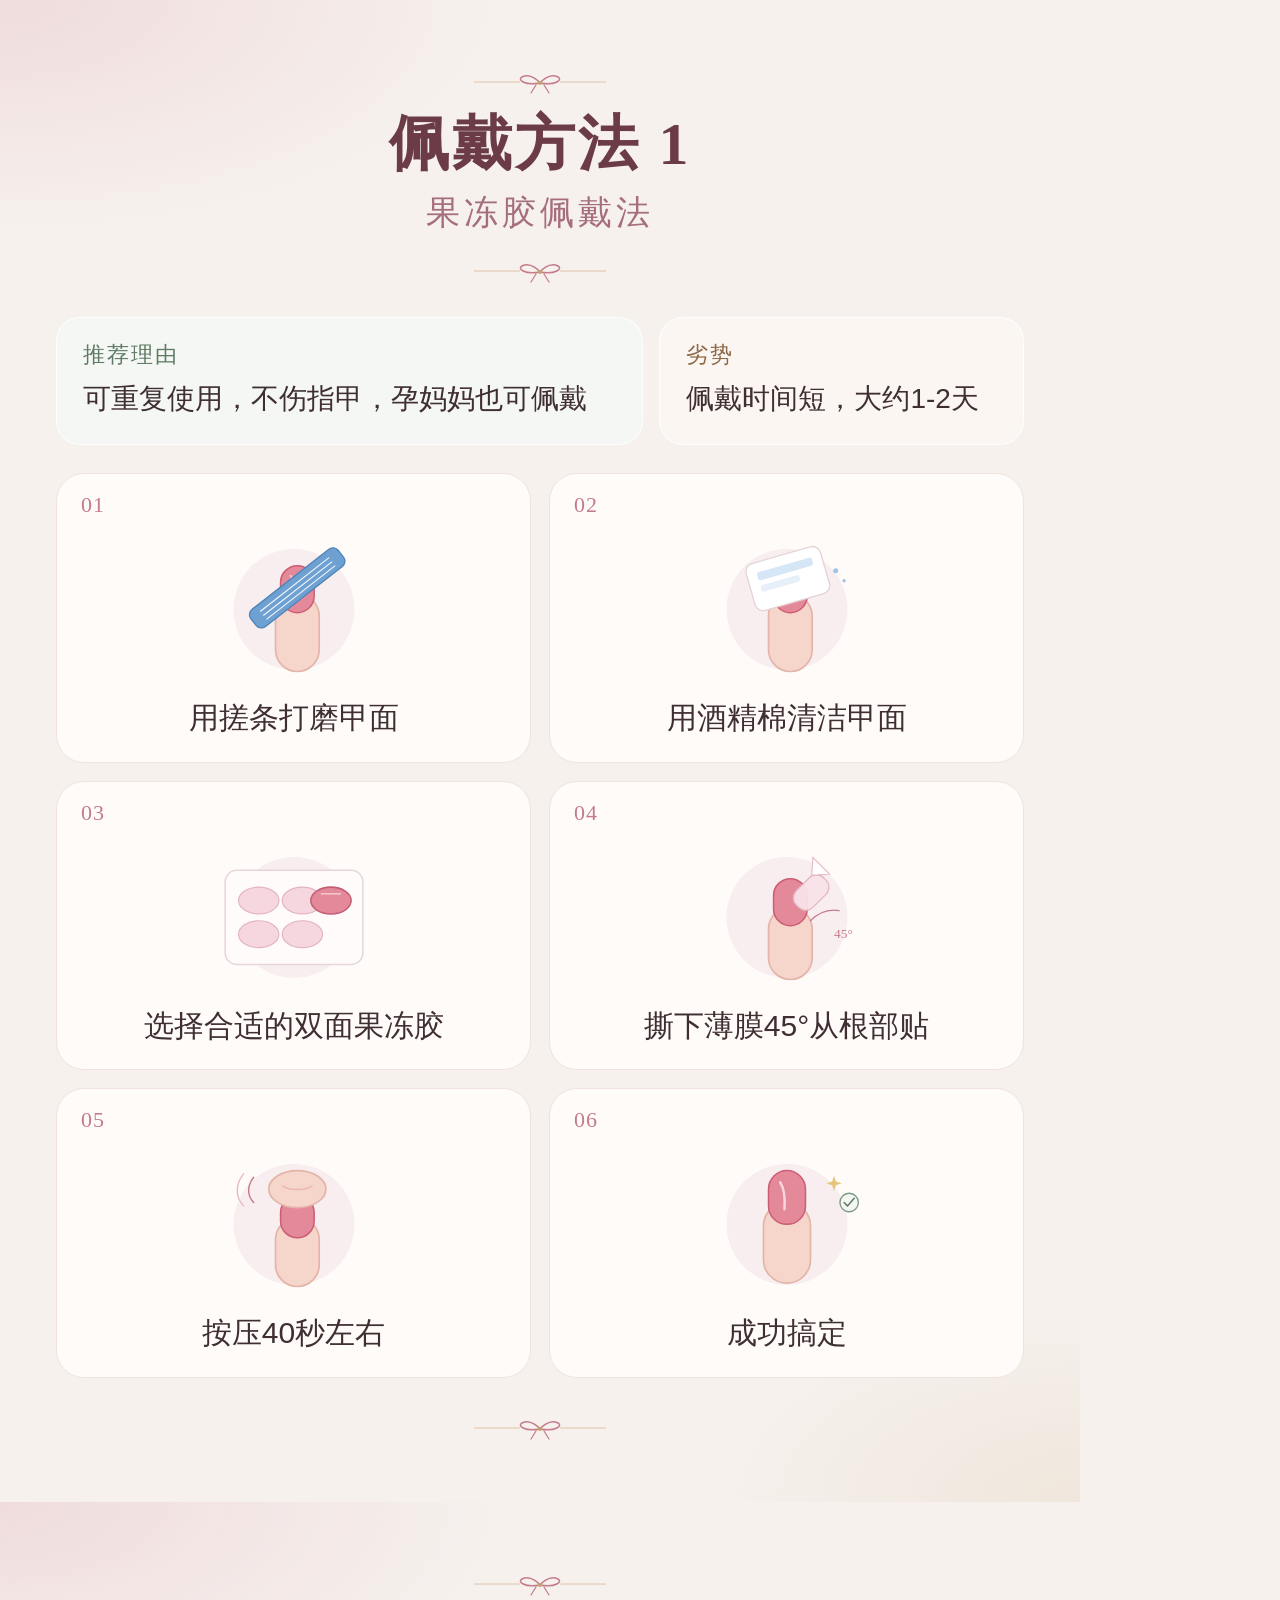
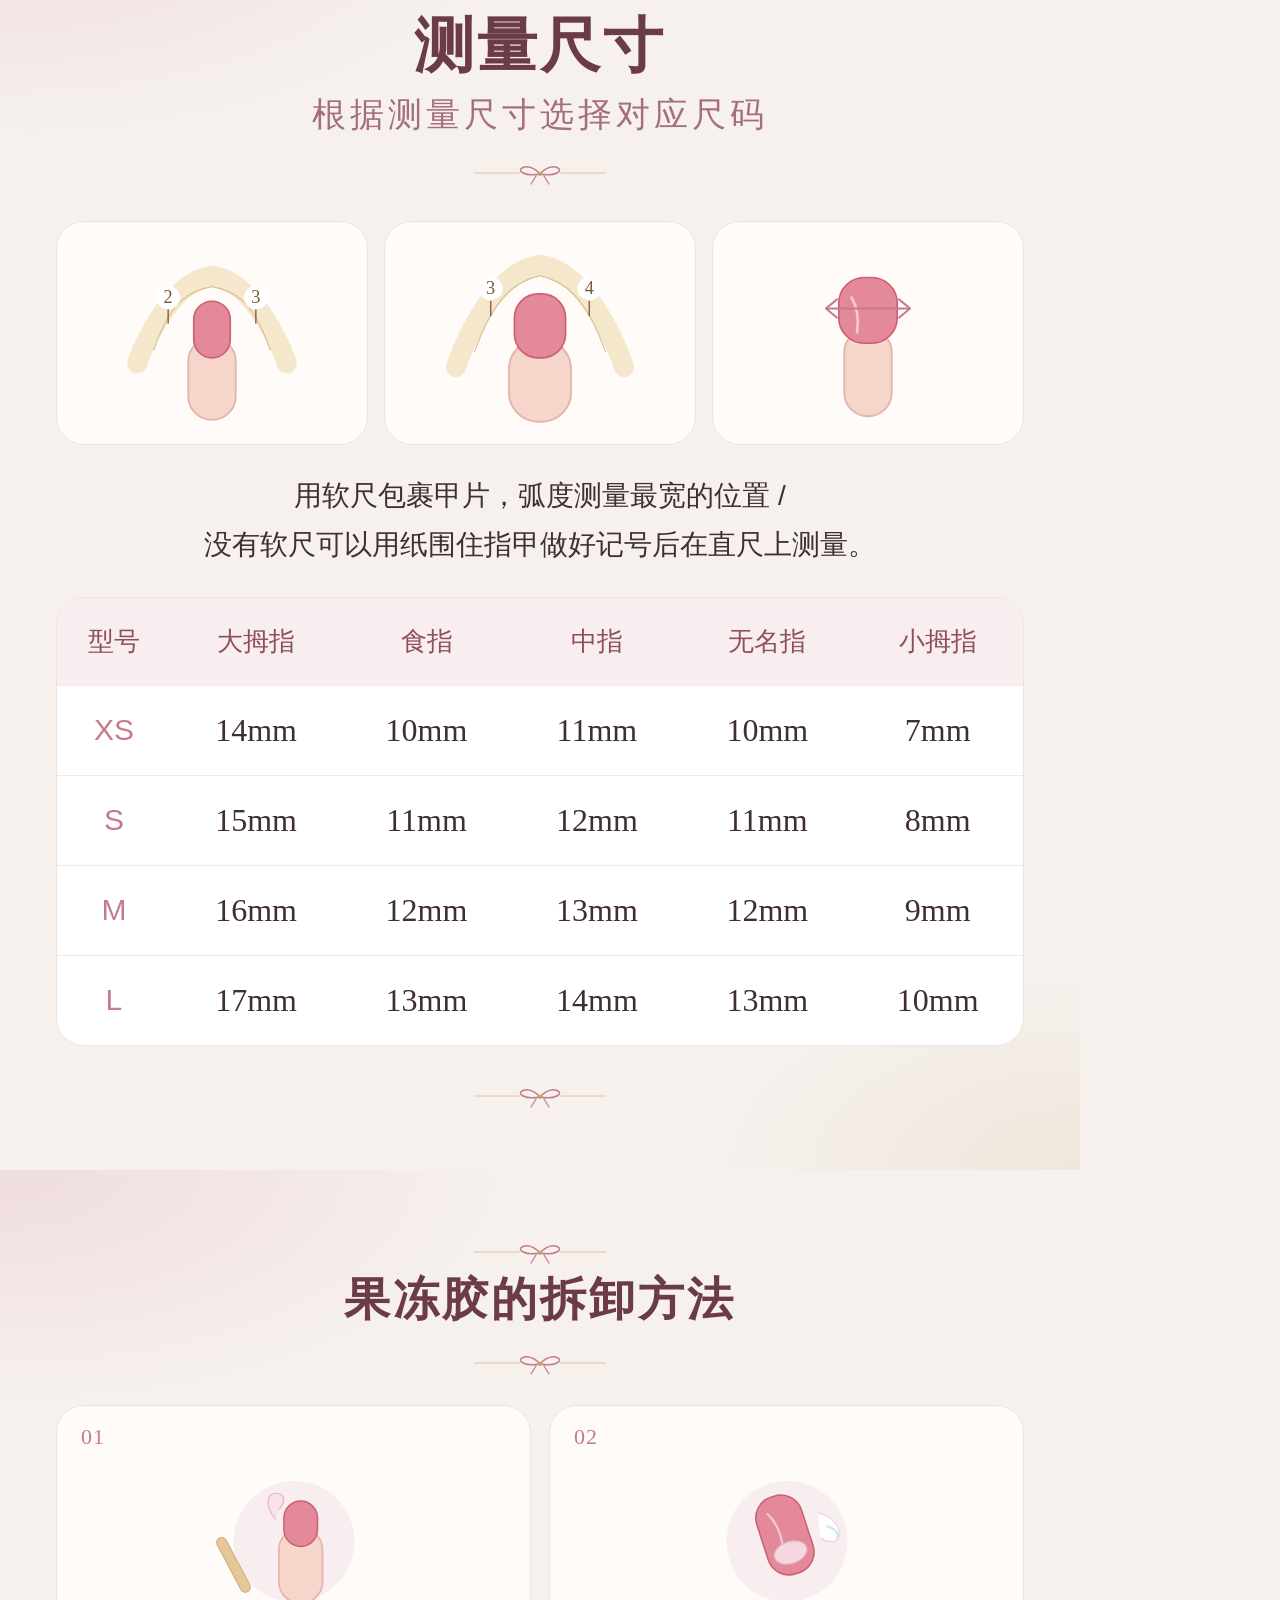
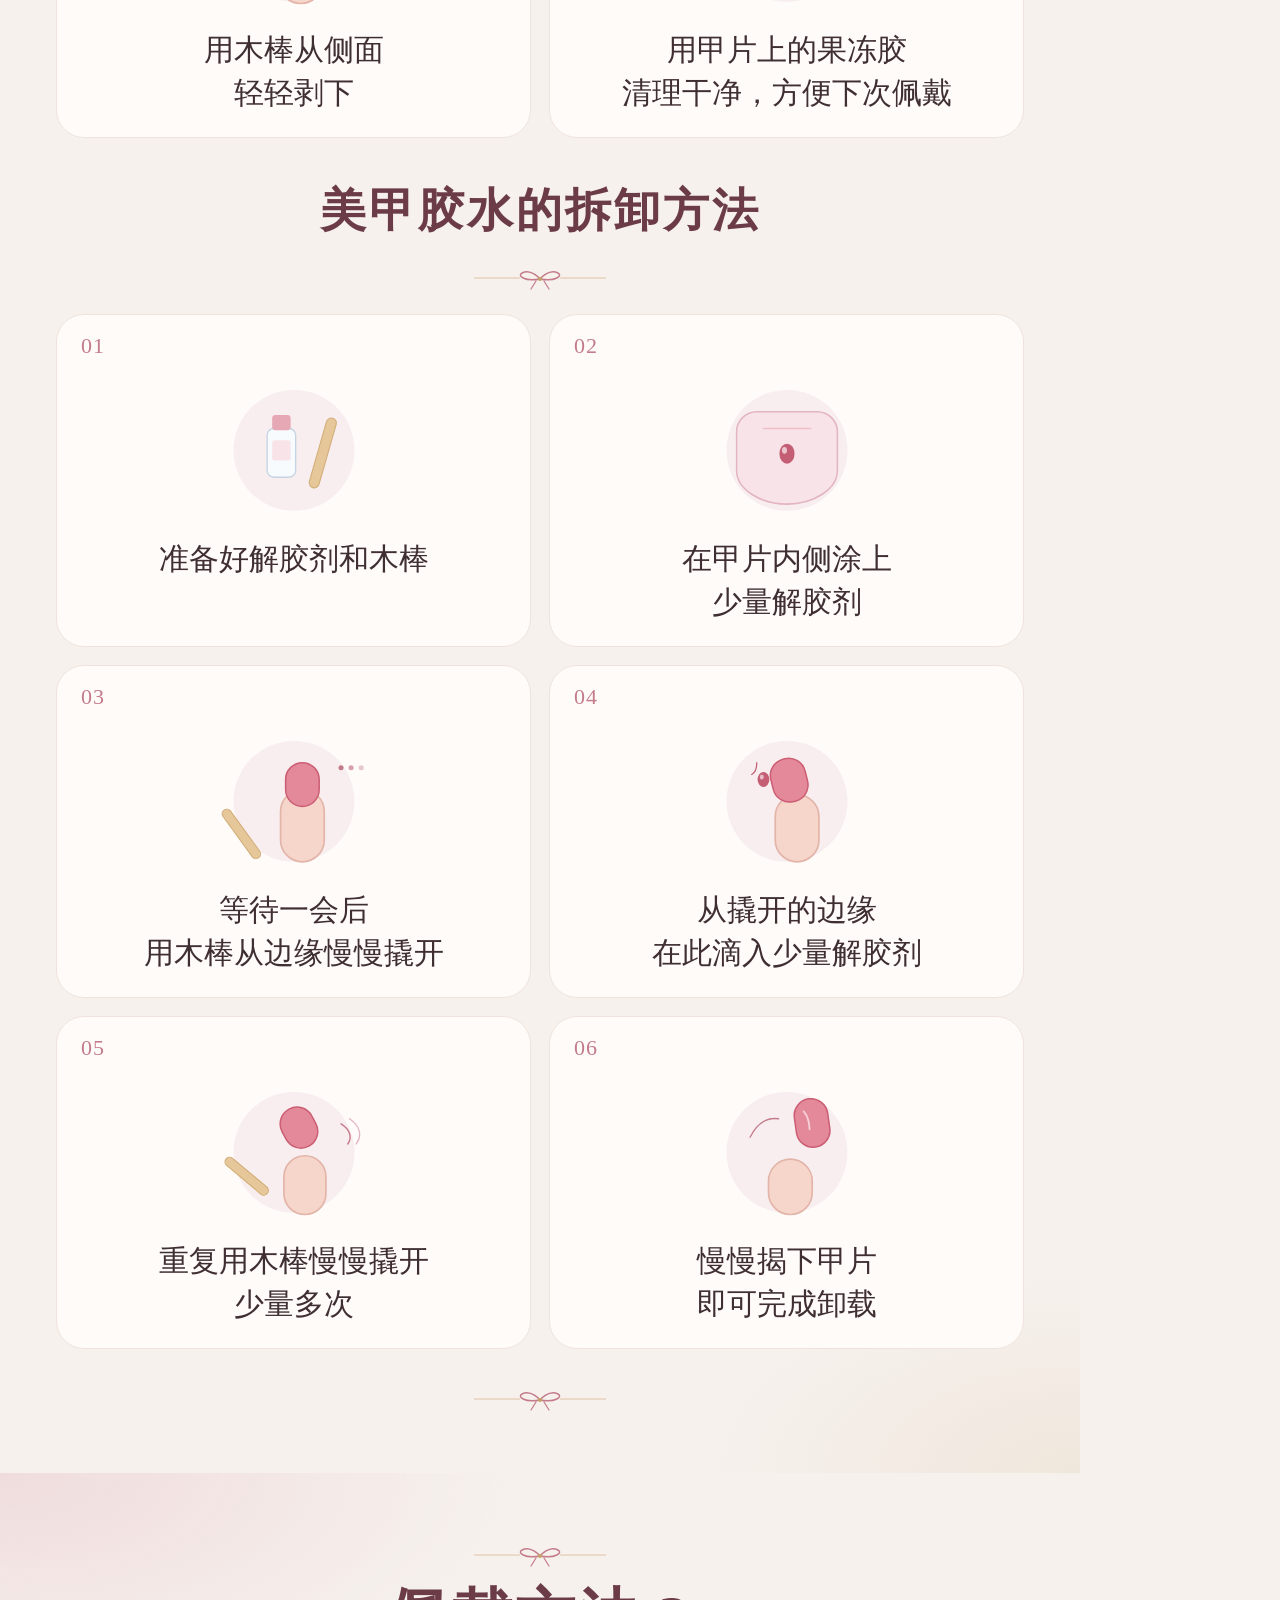
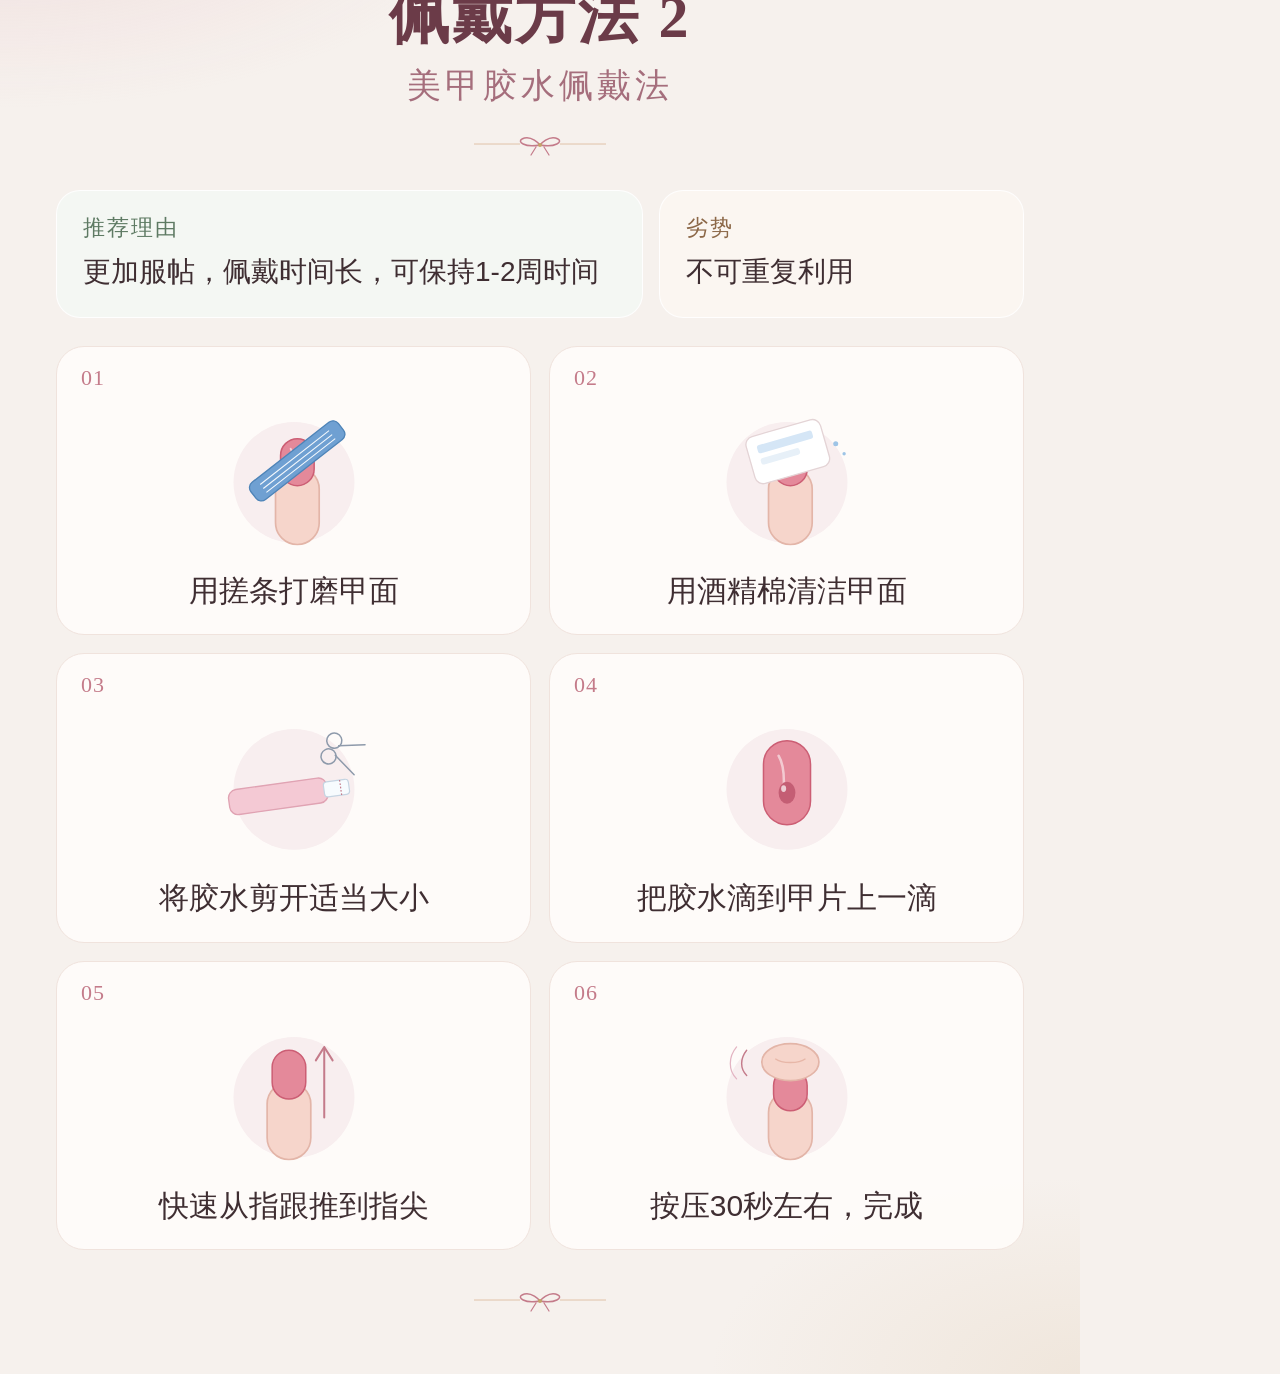
<file: assets/_nails_build/guide.html>
<!DOCTYPE html>
<html lang="zh-CN">
<head>
<meta charset="utf-8">
<title>穿戴甲详情</title>
<style>
  * { box-sizing: border-box; }
  html, body {
    margin: 0;
    padding: 0;
    width: 1080px;
    background: #F6F1ED;
  }
  body {
    font-family: "PingFang SC", "Hiragino Sans GB", "Heiti SC", sans-serif;
    color: #3F2E32;
    -webkit-font-smoothing: antialiased;
  }
  .page {
    width: 1080px;
    padding: 68px 56px 60px;
    background-color: #F6F1ED;
    background-image:
      radial-gradient(820px 380px at 0% 0%, rgba(226, 176, 186, 0.32), transparent 62%),
      radial-gradient(640px 340px at 100% 100%, rgba(214, 186, 150, 0.2), transparent 58%);
  }
  .head { text-align: center; }
  h1 {
    margin: 14px 0 0;
    font-family: "Songti SC", "STSong", serif;
    font-weight: 600;
    font-size: 60px;
    letter-spacing: 3px;
    color: #6B3B48;
    line-height: 1.15;
  }
  .sub {
    margin: 12px 0 0;
    font-family: "Songti SC", "STSong", serif;
    font-size: 34px;
    letter-spacing: 4px;
    color: #A56E7C;
    line-height: 1.3;
  }
  .ornament { display: flex; justify-content: center; }
  .ornament.gap { margin-top: 22px; }
  .ornament.foot { margin-top: 36px; }
  .notes {
    display: grid;
    grid-template-columns: 1.45fr 0.9fr;
    gap: 16px;
    margin-top: 32px;
  }
  .note {
    border-radius: 24px;
    padding: 22px 26px 24px;
    background: rgba(255,255,255,0.78);
    border: 1px solid rgba(255,255,255,0.9);
  }
  .note.good { background: #F4F7F3; }
  .note.bad { background: #FBF6F1; }
  .k {
    font-size: 22px;
    letter-spacing: 2px;
    margin-bottom: 8px;
  }
  .note.good .k { color: #5E7A63; }
  .note.bad .k { color: #8C6848; }
  .v {
    font-size: 28px;
    line-height: 1.5;
    color: #3F2E32;
  }
  .grid {
    display: grid;
    grid-template-columns: 1fr 1fr;
    gap: 18px;
    margin-top: 22px;
  }
  .grid.top { margin-top: 28px; }
  .card {
    background: rgba(255,252,250,0.92);
    border: 1px solid #F0E3DD;
    border-radius: 28px;
    padding: 18px 18px 22px;
  }
  .num {
    font-family: "Songti SC", "STSong", serif;
    font-size: 22px;
    color: #C47B8A;
    letter-spacing: 1px;
    padding-left: 6px;
  }
  .stage {
    height: 176px;
    display: flex;
    align-items: center;
    justify-content: center;
  }
  .stage svg { width: 250px; height: 168px; display: block; }
  .cap {
    margin: 2px 8px 0;
    text-align: center;
    font-size: 30px;
    line-height: 1.45;
    color: #3F2E32;
  }
  .sec {
    margin: 8px 0 0;
    text-align: center;
    font-family: "Songti SC", "STSong", serif;
    font-size: 46px;
    font-weight: 600;
    letter-spacing: 3px;
    color: #6B3B48;
  }
  .sec.second { margin-top: 42px; }
  .measures {
    display: grid;
    grid-template-columns: 1fr 1fr 1fr;
    gap: 16px;
    margin-top: 34px;
  }
  .mcard {
    background: rgba(255,252,250,0.92);
    border: 1px solid #F0E3DD;
    border-radius: 28px;
    padding: 8px 6px 4px;
  }
  .mcard svg { width: 100%; height: 210px; display: block; }
  .explain {
    margin: 26px 18px 0;
    text-align: center;
    font-size: 28px;
    line-height: 1.75;
    color: #3F2E32;
  }
  .table-wrap {
    margin-top: 28px;
    background: #fff;
    border-radius: 28px;
    overflow: hidden;
    border: 1px solid #F0E3DD;
  }
  table { width: 100%; border-collapse: collapse; }
  th {
    background: #F8EEEF;
    color: #8E4E5C;
    font-weight: 500;
    font-size: 26px;
    padding: 26px 4px;
    font-family: "PingFang SC", "Hiragino Sans GB", sans-serif;
  }
  td {
    font-family: "Songti SC", "STSong", serif;
    font-size: 32px;
    color: #3F2E32;
    text-align: center;
    padding: 26px 4px;
    border-top: 1px solid #F3E8E4;
    white-space: nowrap;
  }
  td.size {
    font-family: "PingFang SC", "Hiragino Sans GB", sans-serif;
    color: #C47B8A;
    font-size: 30px;
  }
</style>
</head>
<body>

<section class="page" id="p1">
  <div class="head">
    <div class="ornament" id="bow"></div>
    <h1>佩戴方法 1</h1>
    <p class="sub">果冻胶佩戴法</p>
    <div class="ornament gap"></div>
  </div>
  <div class="notes">
    <div class="note good">
      <div class="k">推荐理由</div>
      <div class="v">可重复使用，不伤指甲，孕妈妈也可佩戴</div>
    </div>
    <div class="note bad">
      <div class="k">劣势</div>
      <div class="v">佩戴时间短，大约1-2天</div>
    </div>
  </div>
  <div class="grid top">
    <article class="card">
      <div class="num">01</div>
      <div class="stage">
        <svg viewBox="0 0 280 200">
          <circle cx="140" cy="104" r="72" fill="#F8EEEF"/>
          <rect x="118" y="86" width="52" height="92" rx="26" fill="#F6D5CB" stroke="#E3B5A8" stroke-width="2"/>
          <rect x="124" y="52" width="40" height="56" rx="20" fill="#E4899A" stroke="#CC5E74" stroke-width="1.8"/>
          <path d="M136 64c4 6 5 14 4 26" stroke="#fff" stroke-width="2.4" fill="none" opacity=".6" stroke-linecap="round"/>
          <g transform="rotate(-38 146 78)">
            <rect x="78" y="64" width="132" height="26" rx="8" fill="#6FA0D2" stroke="#4E84B8" stroke-width="1.6"/>
            <path d="M92 72h104M92 78h104M92 84h104" stroke="#F3F8FD" stroke-width="1.3"/>
          </g>
        </svg>
      </div>
      <p class="cap">用搓条打磨甲面</p>
    </article>
    <article class="card">
      <div class="num">02</div>
      <div class="stage">
        <svg viewBox="0 0 280 200">
          <circle cx="140" cy="104" r="72" fill="#F8EEEF"/>
          <rect x="118" y="86" width="52" height="92" rx="26" fill="#F6D5CB" stroke="#E3B5A8" stroke-width="2"/>
          <rect x="124" y="52" width="40" height="56" rx="20" fill="#E4899A" stroke="#CC5E74" stroke-width="1.8"/>
          <g transform="rotate(-16 150 70)">
            <rect x="96" y="36" width="92" height="58" rx="10" fill="#fff" stroke="#E4D4D6" stroke-width="1.6"/>
            <rect x="108" y="48" width="68" height="10" rx="3" fill="#D5E6F6"/>
            <rect x="108" y="64" width="48" height="8" rx="3" fill="#E7F0F8"/>
          </g>
          <circle cx="198" cy="58" r="3" fill="#9EC4E6"/>
          <circle cx="208" cy="70" r="2" fill="#9EC4E6"/>
        </svg>
      </div>
      <p class="cap">用酒精棉清洁甲面</p>
    </article>
    <article class="card">
      <div class="num">03</div>
      <div class="stage">
        <svg viewBox="0 0 280 200">
          <circle cx="140" cy="104" r="72" fill="#F8EEEF"/>
          <rect x="58" y="48" width="164" height="112" rx="14" fill="#FFFBFA" stroke="#E7D5DA" stroke-width="1.8"/>
          <ellipse cx="98" cy="84" rx="24" ry="16" fill="#F6D7E0" stroke="#E3B4C2" stroke-width="1.4"/>
          <ellipse cx="150" cy="84" rx="24" ry="16" fill="#F6D7E0" stroke="#E3B4C2" stroke-width="1.4"/>
          <ellipse cx="98" cy="124" rx="24" ry="16" fill="#F6D7E0" stroke="#E3B4C2" stroke-width="1.4"/>
          <ellipse cx="150" cy="124" rx="24" ry="16" fill="#F6D7E0" stroke="#E3B4C2" stroke-width="1.4"/>
          <g transform="translate(8,-16)">
            <ellipse cx="176" cy="100" rx="24" ry="16" fill="#E4899A" stroke="#C45E74" stroke-width="1.8"/>
            <path d="M164 92h24" stroke="#fff" stroke-width="1.4" opacity=".7"/>
          </g>
        </svg>
      </div>
      <p class="cap">选择合适的双面果冻胶</p>
    </article>
    <article class="card">
      <div class="num">04</div>
      <div class="stage">
        <svg viewBox="0 0 280 200">
          <circle cx="140" cy="104" r="72" fill="#F8EEEF"/>
          <rect x="118" y="92" width="52" height="86" rx="26" fill="#F6D5CB" stroke="#E3B5A8" stroke-width="2"/>
          <rect x="124" y="58" width="40" height="56" rx="20" fill="#E4899A" stroke="#CC5E74" stroke-width="1.8"/>
          <g transform="rotate(-45 168 78)">
            <rect x="148" y="62" width="46" height="28" rx="12" fill="#F8E3E8" stroke="#E3B4C2" stroke-width="1.5" opacity=".95"/>
            <path d="M186 62l16-14v28z" fill="#fff" stroke="#E3B4C2" stroke-width="1.2"/>
          </g>
          <path d="M168 108c10-10 22-14 34-12" fill="none" stroke="#C47B8A" stroke-width="1.6" stroke-linecap="round"/>
          <text x="196" y="128" font-family="Songti SC, STSong, serif" font-size="16" fill="#C47B8A">45°</text>
        </svg>
      </div>
      <p class="cap">撕下薄膜45°从根部贴</p>
    </article>
    <article class="card">
      <div class="num">05</div>
      <div class="stage">
        <svg viewBox="0 0 280 200">
          <circle cx="140" cy="104" r="72" fill="#F8EEEF"/>
          <rect x="118" y="96" width="52" height="82" rx="26" fill="#F6D5CB" stroke="#E3B5A8" stroke-width="2"/>
          <rect x="124" y="70" width="40" height="50" rx="20" fill="#E4899A" stroke="#CC5E74" stroke-width="1.8"/>
          <ellipse cx="144" cy="62" rx="34" ry="22" fill="#F6D5CB" stroke="#E3B5A8" stroke-width="2"/>
          <path d="M126 58c8 6 28 6 36 0" fill="none" stroke="#E7B7A8" stroke-width="1.5"/>
          <path d="M92 48c-8 10-8 22 0 30" fill="none" stroke="#C47B8A" stroke-width="1.7" stroke-linecap="round"/>
          <path d="M80 44c-10 12-10 28 0 38" fill="none" stroke="#E3B4C2" stroke-width="1.5" stroke-linecap="round"/>
        </svg>
      </div>
      <p class="cap">按压40秒左右</p>
    </article>
    <article class="card">
      <div class="num">06</div>
      <div class="stage">
        <svg viewBox="0 0 280 200">
          <circle cx="140" cy="104" r="72" fill="#F8EEEF"/>
          <rect x="112" y="78" width="56" height="96" rx="28" fill="#F6D5CB" stroke="#E3B5A8" stroke-width="2"/>
          <rect x="118" y="40" width="44" height="64" rx="22" fill="#E4899A" stroke="#CC5E74" stroke-width="1.8"/>
          <path d="M132 54c5 8 6 18 5 32" stroke="#fff" stroke-width="3" fill="none" opacity=".65" stroke-linecap="round"/>
          <path d="M196 46l2.2 7 7 2.2-7 2.2-2.2 7-2.2-7-7-2.2 7-2.2z" fill="#E4C57A"/>
          <circle cx="214" cy="78" r="11" fill="#F3F7F3" stroke="#7E9A82" stroke-width="1.6"/>
          <path d="M208 78l4 4 8-9" fill="none" stroke="#5E7A63" stroke-width="1.8" stroke-linecap="round" stroke-linejoin="round"/>
        </svg>
      </div>
      <p class="cap">成功搞定</p>
    </article>
  </div>
  <div class="ornament foot"></div>
</section>

<section class="page" id="p2">
  <div class="head">
    <div class="ornament"></div>
    <h1>测量尺寸</h1>
    <p class="sub">根据测量尺寸选择对应尺码</p>
    <div class="ornament gap"></div>
  </div>
  <div class="measures">
    <div class="mcard">
      <svg viewBox="0 0 300 230">
        <rect x="124" y="118" width="52" height="90" rx="26" fill="#F6D5CB" stroke="#E3B5A8" stroke-width="2"/>
        <rect x="130" y="78" width="40" height="62" rx="20" fill="#E4899A" stroke="#CC5E74" stroke-width="1.8"/>
        <path d="M68 146 C68 146, 98 58, 150 50 C202 58, 232 146, 232 146" fill="none" stroke="#F4E7CC" stroke-width="22" stroke-linecap="round"/>
        <path d="M86 132 C104 78, 126 66, 150 62" fill="none" stroke="#D9C08A" stroke-width="1.2"/>
        <path d="M150 62 C174 66, 196 78, 214 132" fill="none" stroke="#D9C08A" stroke-width="1.2"/>
        <path d="M102 86 v16 M198 86 v16" stroke="#8C6848" stroke-width="1.6" stroke-linecap="round"/>
        <circle cx="102" cy="74" r="13" fill="#fff"/>
        <circle cx="198" cy="74" r="13" fill="#fff"/>
        <text x="102" y="80" text-anchor="middle" font-family="Songti SC, STSong, serif" font-size="20" fill="#7A5A3A">2</text>
        <text x="198" y="80" text-anchor="middle" font-family="Songti SC, STSong, serif" font-size="20" fill="#7A5A3A">3</text>
      </svg>
    </div>
    <div class="mcard">
      <svg viewBox="0 0 300 230">
        <rect x="116" y="120" width="68" height="90" rx="32" fill="#F6D5CB" stroke="#E3B5A8" stroke-width="2"/>
        <rect x="122" y="70" width="56" height="70" rx="26" fill="#E4899A" stroke="#CC5E74" stroke-width="1.8"/>
        <path d="M58 150 C58 150, 92 46, 150 38 C208 46, 242 150, 242 150" fill="none" stroke="#F4E7CC" stroke-width="22" stroke-linecap="round"/>
        <path d="M78 134 C100 72, 124 56, 150 50" fill="none" stroke="#D9C08A" stroke-width="1.2"/>
        <path d="M150 50 C176 56, 200 72, 222 134" fill="none" stroke="#D9C08A" stroke-width="1.2"/>
        <path d="M96 78 v16 M204 78 v16" stroke="#8C6848" stroke-width="1.6" stroke-linecap="round"/>
        <circle cx="96" cy="64" r="13" fill="#fff"/>
        <circle cx="204" cy="64" r="13" fill="#fff"/>
        <text x="96" y="70" text-anchor="middle" font-family="Songti SC, STSong, serif" font-size="20" fill="#7A5A3A">3</text>
        <text x="204" y="70" text-anchor="middle" font-family="Songti SC, STSong, serif" font-size="20" fill="#7A5A3A">4</text>
      </svg>
    </div>
    <div class="mcard">
      <svg viewBox="0 0 300 230">
        <rect x="124" y="108" width="52" height="96" rx="26" fill="#F6D5CB" stroke="#E3B5A8" stroke-width="2"/>
        <rect x="118" y="52" width="64" height="72" rx="28" fill="#E4899A" stroke="#CC5E74" stroke-width="1.8"/>
        <path d="M132 74c6 10 8 24 6 38" stroke="#fff" stroke-width="3" fill="none" opacity=".55" stroke-linecap="round"/>
        <line x1="104" y1="86" x2="196" y2="86" stroke="#C47B8A" stroke-width="2.2" stroke-linecap="round"/>
        <polyline points="116,76 104,86 116,96" fill="none" stroke="#C47B8A" stroke-width="2.2" stroke-linecap="round" stroke-linejoin="round"/>
        <polyline points="184,76 196,86 184,96" fill="none" stroke="#C47B8A" stroke-width="2.2" stroke-linecap="round" stroke-linejoin="round"/>
      </svg>
    </div>
  </div>
  <p class="explain">用软尺包裹甲片，弧度测量最宽的位置 /<br>没有软尺可以用纸围住指甲做好记号后在直尺上测量。</p>
  <div class="table-wrap">
    <table>
      <thead>
        <tr>
          <th>型号</th>
          <th>大拇指</th>
          <th>食指</th>
          <th>中指</th>
          <th>无名指</th>
          <th>小拇指</th>
        </tr>
      </thead>
      <tbody>
        <tr><td class="size">XS</td><td>14mm</td><td>10mm</td><td>11mm</td><td>10mm</td><td>7mm</td></tr>
        <tr><td class="size">S</td><td>15mm</td><td>11mm</td><td>12mm</td><td>11mm</td><td>8mm</td></tr>
        <tr><td class="size">M</td><td>16mm</td><td>12mm</td><td>13mm</td><td>12mm</td><td>9mm</td></tr>
        <tr><td class="size">L</td><td>17mm</td><td>13mm</td><td>14mm</td><td>13mm</td><td>10mm</td></tr>
      </tbody>
    </table>
  </div>
  <div class="ornament foot"></div>
</section>

<section class="page" id="p3">
  <div class="head">
    <div class="ornament"></div>
    <h1 class="sec">果冻胶的拆卸方法</h1>
    <div class="ornament gap"></div>
  </div>
  <div class="grid top">
    <article class="card">
      <div class="num">01</div>
      <div class="stage">
        <svg viewBox="0 0 280 200">
          <circle cx="140" cy="104" r="72" fill="#F8EEEF"/>
          <rect x="122" y="88" width="52" height="90" rx="26" fill="#F6D5CB" stroke="#E3B5A8" stroke-width="2"/>
          <rect x="128" y="56" width="40" height="54" rx="20" fill="#E4899A" stroke="#CC5E74" stroke-width="1.8"/>
          <path d="M118 78c-16-20-8-36 6-30 6 2 4 12-2 18" fill="#F8E3E8" stroke="#E3B4C2" stroke-width="1.4"/>
          <rect x="62" y="96" width="12" height="72" rx="6" fill="#E6C79A" stroke="#D2AE78" stroke-width="1.3" transform="rotate(-28 68 132)"/>
        </svg>
      </div>
      <p class="cap">用木棒从侧面<br>轻轻剥下</p>
    </article>
    <article class="card">
      <div class="num">02</div>
      <div class="stage">
        <svg viewBox="0 0 280 200">
          <circle cx="140" cy="104" r="72" fill="#F8EEEF"/>
          <g transform="rotate(-18 140 104)">
            <rect x="112" y="48" width="56" height="96" rx="26" fill="#E4899A" stroke="#CC5E74" stroke-width="1.8"/>
            <path d="M128 66c6 10 8 24 6 40" stroke="#fff" stroke-width="2.6" fill="none" opacity=".55" stroke-linecap="round"/>
            <ellipse cx="140" cy="118" rx="20" ry="13" fill="#F6D7E0" stroke="#E3B4C2" stroke-width="1.4"/>
          </g>
          <path d="M176 70c18 4 28 16 26 28-2 8-14 8-22 2" fill="#fff" stroke="#E4D4D6" stroke-width="1.4"/>
          <path d="M188 86c8 2 14 8 12 14" fill="none" stroke="#D5E6F6" stroke-width="3" stroke-linecap="round"/>
        </svg>
      </div>
      <p class="cap">用甲片上的果冻胶<br>清理干净，方便下次佩戴</p>
    </article>
  </div>

  <h2 class="sec second">美甲胶水的拆卸方法</h2>
  <div class="ornament gap"></div>
  <div class="grid">
    <article class="card">
      <div class="num">01</div>
      <div class="stage">
        <svg viewBox="0 0 280 200">
          <circle cx="140" cy="104" r="72" fill="#F8EEEF"/>
          <rect x="108" y="78" width="34" height="58" rx="8" fill="#F7FBFE" stroke="#C5D4E2" stroke-width="1.6"/>
          <rect x="114" y="62" width="22" height="18" rx="4" fill="#E7A8B6"/>
          <rect x="114" y="92" width="22" height="24" rx="3" fill="#F8E4E8"/>
          <rect x="168" y="64" width="12" height="86" rx="6" fill="#E6C79A" stroke="#D2AE78" stroke-width="1.3" transform="rotate(16 174 108)"/>
        </svg>
      </div>
      <p class="cap">准备好解胶剂和木棒</p>
    </article>
    <article class="card">
      <div class="num">02</div>
      <div class="stage">
        <svg viewBox="0 0 280 200">
          <circle cx="140" cy="104" r="72" fill="#F8EEEF"/>
          <path d="M104 58h72a24 24 0 0 1 24 24v46c0 22-28 40-60 40s-60-18-60-40V82a24 24 0 0 1 24-24z" fill="#F8E4E8" stroke="#E3B4C2" stroke-width="1.8"/>
          <path d="M112 78h56" stroke="#E4899A" stroke-width="2" opacity=".4" stroke-linecap="round"/>
          <ellipse cx="140" cy="108" rx="9" ry="12" fill="#C45E74"/>
          <ellipse cx="137" cy="104" rx="3" ry="4" fill="#fff" opacity=".65"/>
        </svg>
      </div>
      <p class="cap">在甲片内侧涂上<br>少量解胶剂</p>
    </article>
    <article class="card">
      <div class="num">03</div>
      <div class="stage">
        <svg viewBox="0 0 280 200">
          <circle cx="140" cy="104" r="72" fill="#F8EEEF"/>
          <rect x="124" y="90" width="52" height="86" rx="26" fill="#F6D5CB" stroke="#E3B5A8" stroke-width="2"/>
          <rect x="130" y="58" width="40" height="52" rx="20" fill="#E4899A" stroke="#CC5E74" stroke-width="1.8"/>
          <rect x="70" y="108" width="11" height="70" rx="5.5" fill="#E6C79A" stroke="#D2AE78" stroke-width="1.3" transform="rotate(-36 76 140)"/>
          <circle cx="196" cy="64" r="3" fill="#C47B8A"/>
          <circle cx="208" cy="64" r="3" fill="#C47B8A" opacity=".7"/>
          <circle cx="220" cy="64" r="3" fill="#C47B8A" opacity=".4"/>
        </svg>
      </div>
      <p class="cap">等待一会后<br>用木棒从边缘慢慢撬开</p>
    </article>
    <article class="card">
      <div class="num">04</div>
      <div class="stage">
        <svg viewBox="0 0 280 200">
          <circle cx="140" cy="104" r="72" fill="#F8EEEF"/>
          <rect x="126" y="96" width="52" height="80" rx="26" fill="#F6D5CB" stroke="#E3B5A8" stroke-width="2"/>
          <g transform="rotate(-14 146 80)">
            <rect x="122" y="52" width="42" height="52" rx="20" fill="#E4899A" stroke="#CC5E74" stroke-width="1.8"/>
          </g>
          <ellipse cx="112" cy="78" rx="7" ry="9" fill="#C45E74"/>
          <ellipse cx="110" cy="75" rx="2.4" ry="3" fill="#fff" opacity=".6"/>
          <path d="M104 58c0 8-2 12-6 14" fill="none" stroke="#C45E74" stroke-width="1.5" stroke-linecap="round"/>
        </svg>
      </div>
      <p class="cap">从撬开的边缘<br>在此滴入少量解胶剂</p>
    </article>
    <article class="card">
      <div class="num">05</div>
      <div class="stage">
        <svg viewBox="0 0 280 200">
          <circle cx="140" cy="104" r="72" fill="#F8EEEF"/>
          <rect x="128" y="108" width="50" height="70" rx="25" fill="#F6D5CB" stroke="#E3B5A8" stroke-width="2"/>
          <g transform="rotate(-28 150 78)">
            <rect x="128" y="48" width="40" height="50" rx="20" fill="#E4899A" stroke="#CC5E74" stroke-width="1.8"/>
          </g>
          <rect x="78" y="100" width="11" height="64" rx="5.5" fill="#E6C79A" stroke="#D2AE78" stroke-width="1.3" transform="rotate(-50 84 132)"/>
          <path d="M196 70c10 6 14 16 8 24" fill="none" stroke="#C47B8A" stroke-width="1.7" stroke-linecap="round"/>
          <path d="M206 64c12 8 16 20 8 30" fill="none" stroke="#E3B4C2" stroke-width="1.5" stroke-linecap="round"/>
        </svg>
      </div>
      <p class="cap">重复用木棒慢慢撬开<br>少量多次</p>
    </article>
    <article class="card">
      <div class="num">06</div>
      <div class="stage">
        <svg viewBox="0 0 280 200">
          <circle cx="140" cy="104" r="72" fill="#F8EEEF"/>
          <rect x="118" y="112" width="52" height="66" rx="26" fill="#F6D5CB" stroke="#E3B5A8" stroke-width="2"/>
          <g transform="rotate(-8 170 70)">
            <rect x="150" y="40" width="40" height="58" rx="20" fill="#E4899A" stroke="#CC5E74" stroke-width="1.8"/>
            <path d="M162 54c4 6 5 14 4 22" stroke="#fff" stroke-width="2.2" fill="none" opacity=".6" stroke-linecap="round"/>
          </g>
          <path d="M96 86c8-16 20-24 34-22" fill="none" stroke="#C47B8A" stroke-width="1.6" stroke-linecap="round"/>
        </svg>
      </div>
      <p class="cap">慢慢揭下甲片<br>即可完成卸载</p>
    </article>
  </div>
  <div class="ornament foot"></div>
</section>

<section class="page" id="p4">
  <div class="head">
    <div class="ornament"></div>
    <h1>佩戴方法 2</h1>
    <p class="sub">美甲胶水佩戴法</p>
    <div class="ornament gap"></div>
  </div>
  <div class="notes">
    <div class="note good">
      <div class="k">推荐理由</div>
      <div class="v">更加服帖，佩戴时间长，可保持1-2周时间</div>
    </div>
    <div class="note bad">
      <div class="k">劣势</div>
      <div class="v">不可重复利用</div>
    </div>
  </div>
  <div class="grid top">
    <article class="card">
      <div class="num">01</div>
      <div class="stage">
        <svg viewBox="0 0 280 200">
          <circle cx="140" cy="104" r="72" fill="#F8EEEF"/>
          <rect x="118" y="86" width="52" height="92" rx="26" fill="#F6D5CB" stroke="#E3B5A8" stroke-width="2"/>
          <rect x="124" y="52" width="40" height="56" rx="20" fill="#E4899A" stroke="#CC5E74" stroke-width="1.8"/>
          <path d="M136 64c4 6 5 14 4 26" stroke="#fff" stroke-width="2.4" fill="none" opacity=".6" stroke-linecap="round"/>
          <g transform="rotate(-38 146 78)">
            <rect x="78" y="64" width="132" height="26" rx="8" fill="#6FA0D2" stroke="#4E84B8" stroke-width="1.6"/>
            <path d="M92 72h104M92 78h104M92 84h104" stroke="#F3F8FD" stroke-width="1.3"/>
          </g>
        </svg>
      </div>
      <p class="cap">用搓条打磨甲面</p>
    </article>
    <article class="card">
      <div class="num">02</div>
      <div class="stage">
        <svg viewBox="0 0 280 200">
          <circle cx="140" cy="104" r="72" fill="#F8EEEF"/>
          <rect x="118" y="86" width="52" height="92" rx="26" fill="#F6D5CB" stroke="#E3B5A8" stroke-width="2"/>
          <rect x="124" y="52" width="40" height="56" rx="20" fill="#E4899A" stroke="#CC5E74" stroke-width="1.8"/>
          <g transform="rotate(-16 150 70)">
            <rect x="96" y="36" width="92" height="58" rx="10" fill="#fff" stroke="#E4D4D6" stroke-width="1.6"/>
            <rect x="108" y="48" width="68" height="10" rx="3" fill="#D5E6F6"/>
            <rect x="108" y="64" width="48" height="8" rx="3" fill="#E7F0F8"/>
          </g>
          <circle cx="198" cy="58" r="3" fill="#9EC4E6"/>
          <circle cx="208" cy="70" r="2" fill="#9EC4E6"/>
        </svg>
      </div>
      <p class="cap">用酒精棉清洁甲面</p>
    </article>
    <article class="card">
      <div class="num">03</div>
      <div class="stage">
        <svg viewBox="0 0 280 200">
          <circle cx="140" cy="104" r="72" fill="#F8EEEF"/>
          <g transform="rotate(-8 130 110)">
            <rect x="62" y="96" width="118" height="30" rx="10" fill="#F4C9D4" stroke="#E0A3B3" stroke-width="1.6"/>
            <rect x="176" y="102" width="30" height="18" rx="4" fill="#F7FBFE" stroke="#C5D4E2" stroke-width="1.4"/>
            <path d="M196 102v18" stroke="#C47B8A" stroke-width="1.4" stroke-dasharray="2 2"/>
          </g>
          <g transform="translate(188,46) rotate(20)">
            <circle cx="0" cy="0" r="9" fill="none" stroke="#8E9AAB" stroke-width="1.8"/>
            <circle cx="0" cy="20" r="9" fill="none" stroke="#8E9AAB" stroke-width="1.8"/>
            <path d="M7 4 L36 -8 M7 16 L36 30" stroke="#8E9AAB" stroke-width="1.8" stroke-linecap="round"/>
          </g>
        </svg>
      </div>
      <p class="cap">将胶水剪开适当大小</p>
    </article>
    <article class="card">
      <div class="num">04</div>
      <div class="stage">
        <svg viewBox="0 0 280 200">
          <circle cx="140" cy="104" r="72" fill="#F8EEEF"/>
          <rect x="112" y="46" width="56" height="100" rx="28" fill="#E4899A" stroke="#CC5E74" stroke-width="1.8"/>
          <path d="M130 64c6 10 7 24 6 40" stroke="#fff" stroke-width="3" fill="none" opacity=".55" stroke-linecap="round"/>
          <ellipse cx="140" cy="108" rx="10" ry="13" fill="#C45E74"/>
          <ellipse cx="136" cy="103" rx="3" ry="4" fill="#fff" opacity=".7"/>
        </svg>
      </div>
      <p class="cap">把胶水滴到甲片上一滴</p>
    </article>
    <article class="card">
      <div class="num">05</div>
      <div class="stage">
        <svg viewBox="0 0 280 200">
          <circle cx="140" cy="104" r="72" fill="#F8EEEF"/>
          <rect x="108" y="86" width="52" height="92" rx="26" fill="#F6D5CB" stroke="#E3B5A8" stroke-width="2"/>
          <rect x="114" y="48" width="40" height="58" rx="20" fill="#E4899A" stroke="#CC5E74" stroke-width="1.8"/>
          <line x1="176" y1="128" x2="176" y2="46" stroke="#C47B8A" stroke-width="2.4" stroke-linecap="round"/>
          <polyline points="166,60 176,44 186,60" fill="none" stroke="#C47B8A" stroke-width="2.4" stroke-linecap="round" stroke-linejoin="round"/>
        </svg>
      </div>
      <p class="cap">快速从指跟推到指尖</p>
    </article>
    <article class="card">
      <div class="num">06</div>
      <div class="stage">
        <svg viewBox="0 0 280 200">
          <circle cx="140" cy="104" r="72" fill="#F8EEEF"/>
          <rect x="118" y="96" width="52" height="82" rx="26" fill="#F6D5CB" stroke="#E3B5A8" stroke-width="2"/>
          <rect x="124" y="70" width="40" height="50" rx="20" fill="#E4899A" stroke="#CC5E74" stroke-width="1.8"/>
          <ellipse cx="144" cy="62" rx="34" ry="22" fill="#F6D5CB" stroke="#E3B5A8" stroke-width="2"/>
          <path d="M126 58c8 6 28 6 36 0" fill="none" stroke="#E7B7A8" stroke-width="1.5"/>
          <path d="M92 48c-8 10-8 22 0 30" fill="none" stroke="#C47B8A" stroke-width="1.7" stroke-linecap="round"/>
          <path d="M80 44c-10 12-10 28 0 38" fill="none" stroke="#E3B4C2" stroke-width="1.5" stroke-linecap="round"/>
        </svg>
      </div>
      <p class="cap">按压30秒左右，完成</p>
    </article>
  </div>
  <div class="ornament foot"></div>
</section>

<script>
  const bow = `<svg width="132" height="28" viewBox="0 0 132 28" aria-hidden="true">
    <line x1="0" y1="14" x2="46" y2="14" stroke="#E0C2A8" stroke-width="1"/>
    <path d="M66 15c0 0-9-11-18-6-5 2.4 2 9 18 6z" fill="none" stroke="#C47B8A" stroke-width="1.5"/>
    <path d="M66 15c0 0 9-11 18-6 5 2.4-2 9-18 6z" fill="none" stroke="#C47B8A" stroke-width="1.5"/>
    <circle cx="66" cy="15" r="2.1" fill="#C4A36A"/>
    <path d="M62 17l-5 8M70 17l5 8" stroke="#C47B8A" stroke-width="1.2" stroke-linecap="round"/>
    <line x1="86" y1="14" x2="132" y2="14" stroke="#E0C2A8" stroke-width="1"/>
  </svg>`;
  document.querySelectorAll(".ornament").forEach((el) => { el.innerHTML = bow; });
</script>
</body>
</html>
</file>
